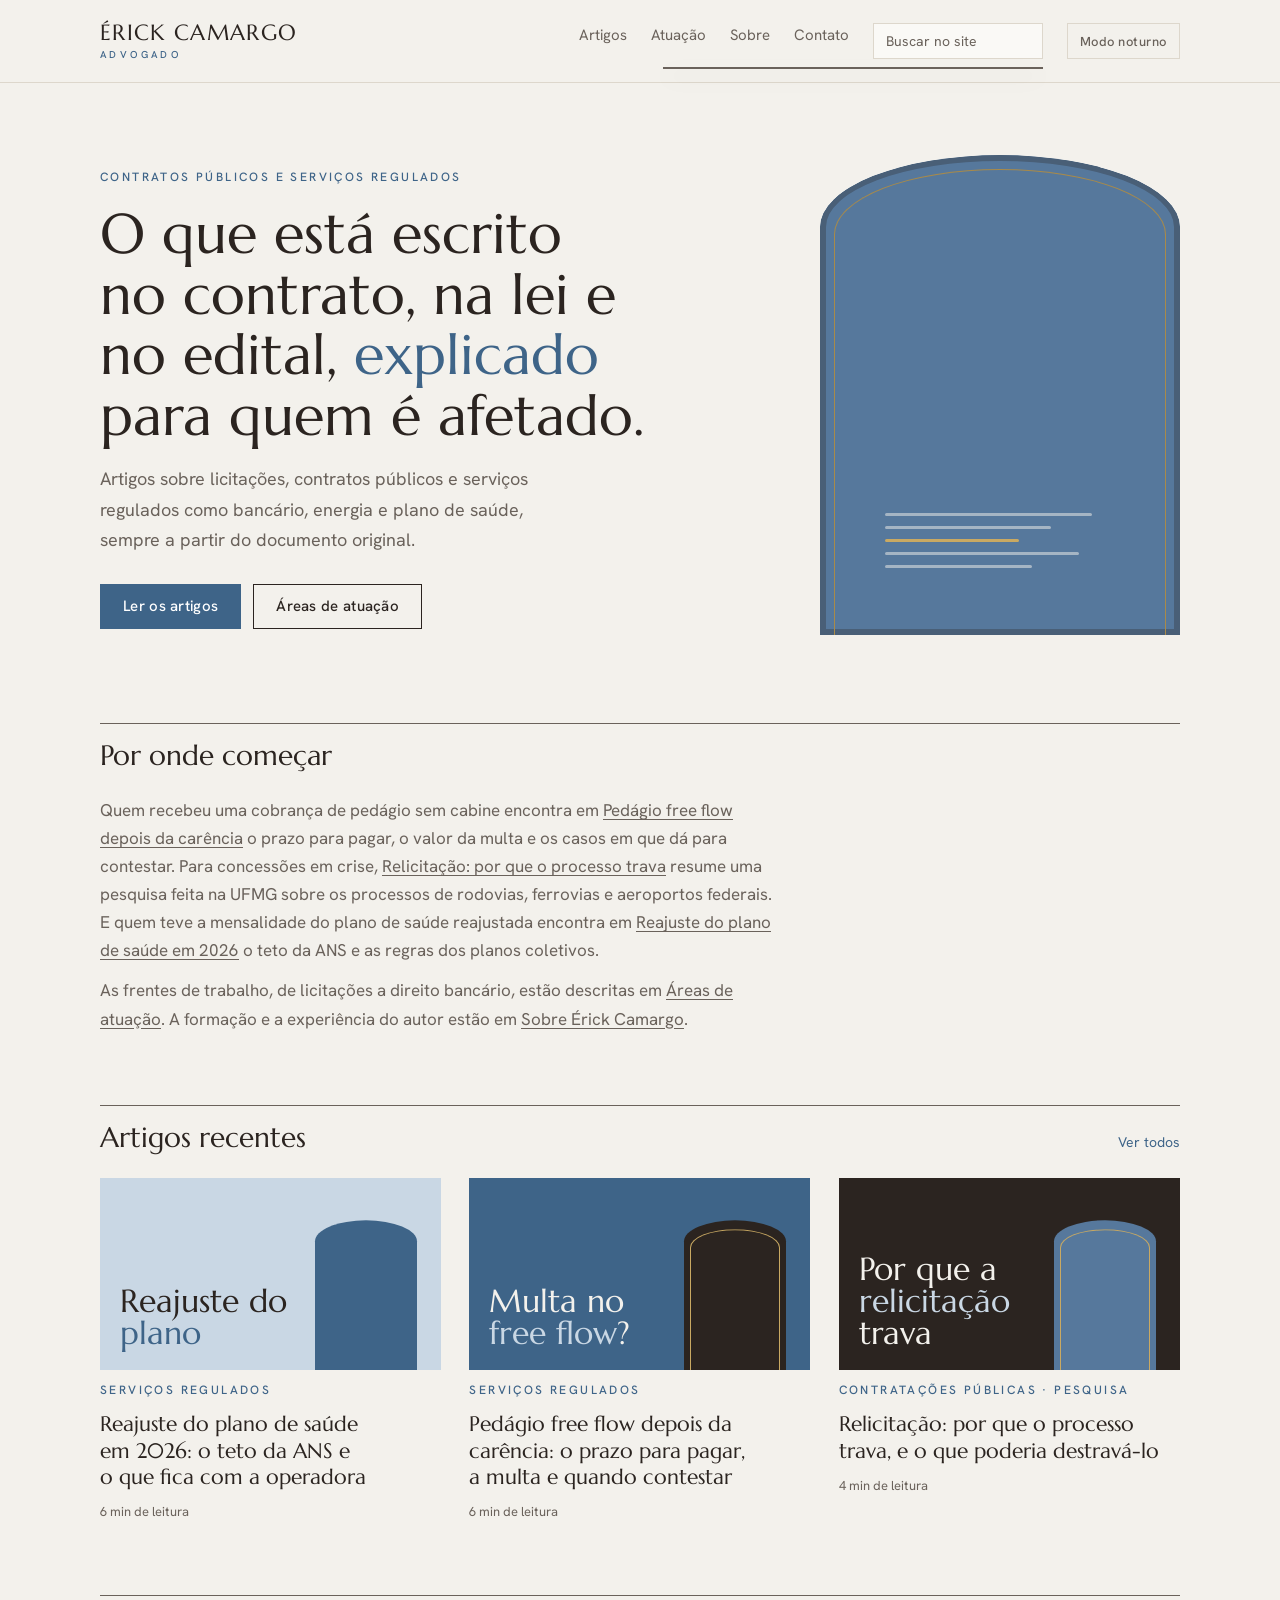
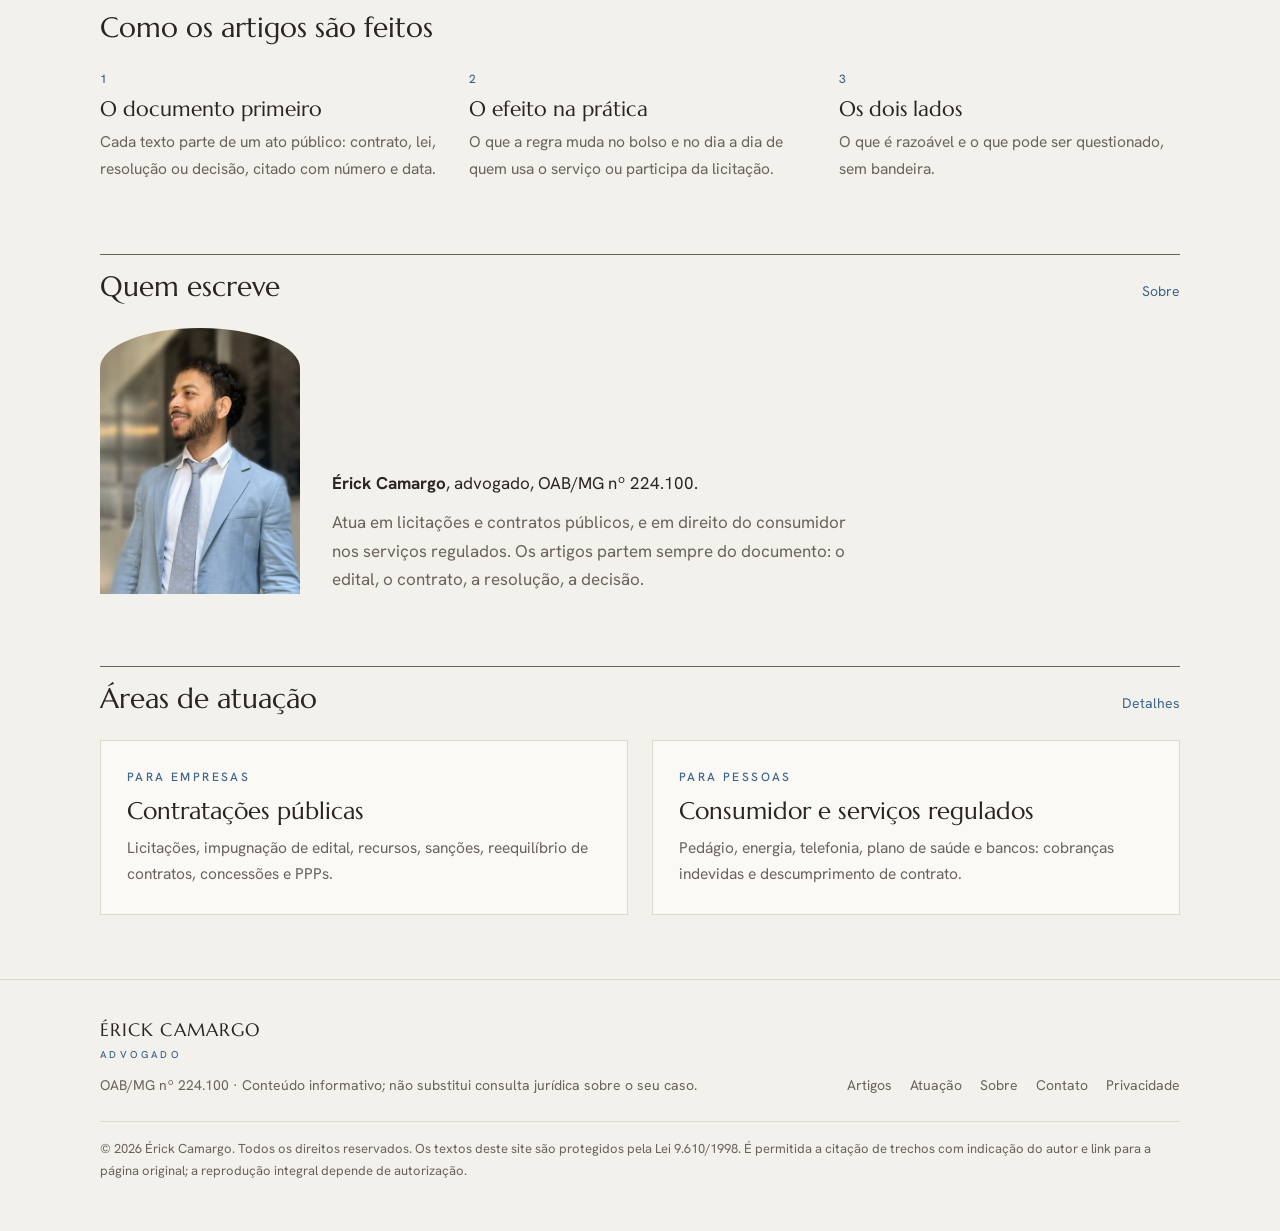
<file: index.html>
<!doctype html>
<html lang="pt-BR">
<head>
<meta charset="utf-8">
<script>if(/\/index\.html$/.test(location.pathname))location.replace(location.pathname.replace(/index\.html$/,"")+location.search+location.hash)</script>
<meta name="viewport" content="width=device-width, initial-scale=1, viewport-fit=cover">
<title>Érick Camargo Advogado | Licitações e serviços regulados</title>
<meta name="description" content="Licitações, contratos públicos e serviços regulados como bancário, energia e plano de saúde, explicados a partir da lei e do contrato. Por Érick Camargo, OAB/MG.">
<link rel="preconnect" href="https://fonts.googleapis.com"><link rel="stylesheet" href="https://fonts.googleapis.com/css2?family=Marcellus&family=Hanken+Grotesk:wght@400;500;600&family=DM+Mono:wght@400&display=swap">
<link rel="stylesheet" href="assets/style.css?v=202611251400">
<link rel="stylesheet" href="assets/motion.css?v=202611251400">
<script src="assets/tema.js?v=202611251400"></script>
<link rel="canonical" href="https://erickcamargo.adv.br/">
<link rel="icon" href="https://erickcamargo.adv.br/favicon.ico" sizes="48x48"><link rel="icon" type="image/png" sizes="96x96" href="https://erickcamargo.adv.br/assets/favicon-96.png"><link rel="icon" type="image/png" sizes="192x192" href="https://erickcamargo.adv.br/assets/favicon-192.png"><link rel="apple-touch-icon" href="https://erickcamargo.adv.br/assets/apple-touch-icon.png"><meta name="theme-color" content="#3e6488">
<meta property="og:type" content="website"><meta property="og:title" content="Érick Camargo Advogado | Licitações e serviços regulados"><meta property="og:description" content="Licitações, contratos públicos e serviços regulados como bancário, energia e plano de saúde, explicados a partir da lei e do contrato. Por Érick Camargo, OAB/MG."><meta property="og:locale" content="pt_BR">
<meta property="og:url" content="https://erickcamargo.adv.br/"><meta property="og:image" content="https://erickcamargo.adv.br/assets/erick-camargo-perfil-lateral.jpg"><meta property="og:site_name" content="Érick Camargo Advogado"><meta name="twitter:card" content="summary_large_image">
<script type="application/ld+json">{"@context": "https://schema.org", "@graph": [{"@type": "WebSite", "@id": "https://erickcamargo.adv.br/#site", "url": "https://erickcamargo.adv.br/", "name": "Érick Camargo Advogado", "alternateName": ["Érick Camargo", "erickcamargo.adv.br"], "inLanguage": "pt-BR", "publisher": {"@id": "https://erickcamargo.adv.br/#erick"}}, {"@type": "Person", "@id": "https://erickcamargo.adv.br/#erick", "name": "Érick Camargo", "jobTitle": "Advogado", "url": "https://erickcamargo.adv.br/sobre/", "image": "https://erickcamargo.adv.br/assets/erick-camargo.jpg", "identifier": "OAB/MG 224.100", "alumniOf": {"@type": "CollegeOrUniversity", "name": "Universidade Federal de Minas Gerais"}, "knowsAbout": ["Licitações", "Contratos públicos", "Lei 14.133/2021", "Concessões", "Parcerias público-privadas", "Direito do consumidor", "Serviços regulados", "Pedágio free flow"], "sameAs": ["https://www.tiktok.com/@erickcamargoadv"], "address": {"@type": "PostalAddress", "addressLocality": "Belo Horizonte", "addressRegion": "MG", "addressCountry": "BR"}}]}</script>
</head>
<body>
<header class="site-header"><div class="container">
<a class="logo" href="/">ÉRICK CAMARGO<small>ADVOGADO</small></a>
<nav class="nav" aria-label="Principal"><a href="/artigos/">Artigos</a><a href="/atuacao/">Atuação</a><a href="/sobre/">Sobre</a><a href="/contato/">Contato</a></nav>
</div></header>
<main>

<section class="container hero">
<div>
<span class="label">Contratos públicos e serviços regulados</span>
<h1 style="margin-top:14px">O que está escrito no contrato, na lei e no edital, <span class="az">explicado</span> para quem é afetado.</h1>
<p>Artigos sobre licitações, contratos públicos e serviços regulados como bancário, energia e plano de saúde, sempre a partir do documento original.</p>
<div class="btns"><a class="btn" href="/artigos/">Ler os artigos</a><a class="btn ghost" href="/atuacao/">Áreas de atuação</a></div>
</div>
<div class="arch" aria-hidden="true"><div class="doc"><i style="width:90%"></i><i style="width:72%"></i><i class="h" style="width:58%"></i><i style="width:84%"></i><i style="width:64%"></i></div></div>
</section>
<section class="container section comecar">
<div class="section-head"><h2>Por onde começar</h2></div>
<p>Quem recebeu uma cobrança de pedágio sem cabine encontra em <a href="/artigos/pedagio-eletronico/">Pedágio free flow depois da carência</a> o prazo para pagar, o valor da multa e os casos em que dá para contestar. Para concessões em crise, <a href="/artigos/relicitacao/">Relicitação: por que o processo trava</a> resume uma pesquisa feita na UFMG sobre os processos de rodovias, ferrovias e aeroportos federais. E quem teve a mensalidade do plano de saúde reajustada encontra em <a href="/artigos/reajuste-plano-saude/">Reajuste do plano de saúde em 2026</a> o teto da ANS e as regras dos planos coletivos.</p>
<p>As frentes de trabalho, de licitações a direito bancário, estão descritas em <a href="/atuacao/">Áreas de atuação</a>. A formação e a experiência do autor estão em <a href="/sobre/">Sobre Érick Camargo</a>.</p>
</section>
<section class="container section">
<div class="section-head"><h2>Artigos recentes</h2><a href="/artigos/">Ver todos</a></div>
<div class="cards"><a class="card" href="/artigos/reajuste-plano-saude/"><div class="th ceu" aria-hidden="true"><span class="t">Reajuste do <em>plano</em></span><span class="a"></span></div><span class="label">Serviços regulados</span><h3>Reajuste do plano de saúde em 2026: o teto da ANS e o que fica com a operadora</h3><span class="meta">6 min de leitura</span></a><a class="card" href="/artigos/pedagio-eletronico/"><div class="th " aria-hidden="true"><span class="t">Multa no <em>free flow</em>?</span><span class="a"></span></div><span class="label">Serviços regulados</span><h3>Pedágio free flow depois da carência: o prazo para pagar, a multa e quando contestar</h3><span class="meta">6 min de leitura</span></a><a class="card" href="/artigos/relicitacao/"><div class="th ink" aria-hidden="true"><span class="t">Por que a <em>relicitação</em> trava</span><span class="a"></span></div><span class="label">Contratações públicas · Pesquisa</span><h3>Relicitação: por que o processo trava, e o que poderia destravá-lo</h3><span class="meta">4 min de leitura</span></a>
</div></section>
<section class="container section">
<div class="section-head"><h2>Como os artigos são feitos</h2></div>
<div class="method">
<div><span class="label">1</span><h3>O documento primeiro</h3><p>Cada texto parte de um ato público: contrato, lei, resolução ou decisão, citado com número e data.</p></div>
<div><span class="label">2</span><h3>O efeito na prática</h3><p>O que a regra muda no bolso e no dia a dia de quem usa o serviço ou participa da licitação.</p></div>
<div><span class="label">3</span><h3>Os dois lados</h3><p>O que é razoável e o que pode ser questionado, sem bandeira.</p></div>
</div>
</section>
<section class="container section">
<div class="section-head"><h2>Quem escreve</h2><a href="/sobre/">Sobre</a></div>
<div class="autor-home"><img src="assets/erick-camargo-perfil-lateral.jpg" width="900" height="1200" alt="Érick Camargo, de terno azul-claro, olhando para o lado"><div><p><strong>Érick Camargo</strong>, advogado, OAB/MG nº 224.100.</p><p class="muted">Atua em licitações e contratos públicos, e em direito do consumidor nos serviços regulados. Os artigos partem sempre do documento: o edital, o contrato, a resolução, a decisão.</p></div></div>
</section>
<section class="container section">
<div class="section-head"><h2>Áreas de atuação</h2><a href="/atuacao/">Detalhes</a></div>
<div class="areas">
<div class="area"><span class="label">Para empresas</span><h3>Contratações públicas</h3><p>Licitações, impugnação de edital, recursos, sanções, reequilíbrio de contratos, concessões e PPPs.</p></div>
<div class="area"><span class="label">Para pessoas</span><h3>Consumidor e serviços regulados</h3><p>Pedágio, energia, telefonia, plano de saúde e bancos: cobranças indevidas e descumprimento de contrato.</p></div>
</div>
</section>
</main>
<footer class="site-footer"><div class="container">
<div><a class="logo" href="/">ÉRICK CAMARGO<small>ADVOGADO</small></a><p style="margin-top:14px">OAB/MG nº 224.100 · Conteúdo informativo; não substitui consulta jurídica sobre o seu caso.</p></div>
<nav aria-label="Rodapé"><a href="/artigos/">Artigos</a><a href="/atuacao/">Atuação</a><a href="/sobre/">Sobre</a><a href="/contato/">Contato</a><a href="/privacidade/">Privacidade</a></nav>
<p class="direitos">© 2026 Érick Camargo. Todos os direitos reservados. Os textos deste site são protegidos pela Lei 9.610/1998. É permitida a citação de trechos com indicação do autor e link para a página original; a reprodução integral depende de autorização.</p>
</div></footer>
<script src="assets/busca.js?v=202611251400"></script>
<script src="assets/motion.js?v=202611251400"></script>
<!-- Cloudflare Web Analytics --><script type='module' src='https://static.cloudflareinsights.com/beacon.min.js' data-cf-beacon='{"token": "996908efe8114d84814edd212792489f"}'></script><!-- End Cloudflare Web Analytics -->
</body>
</html>
</file>
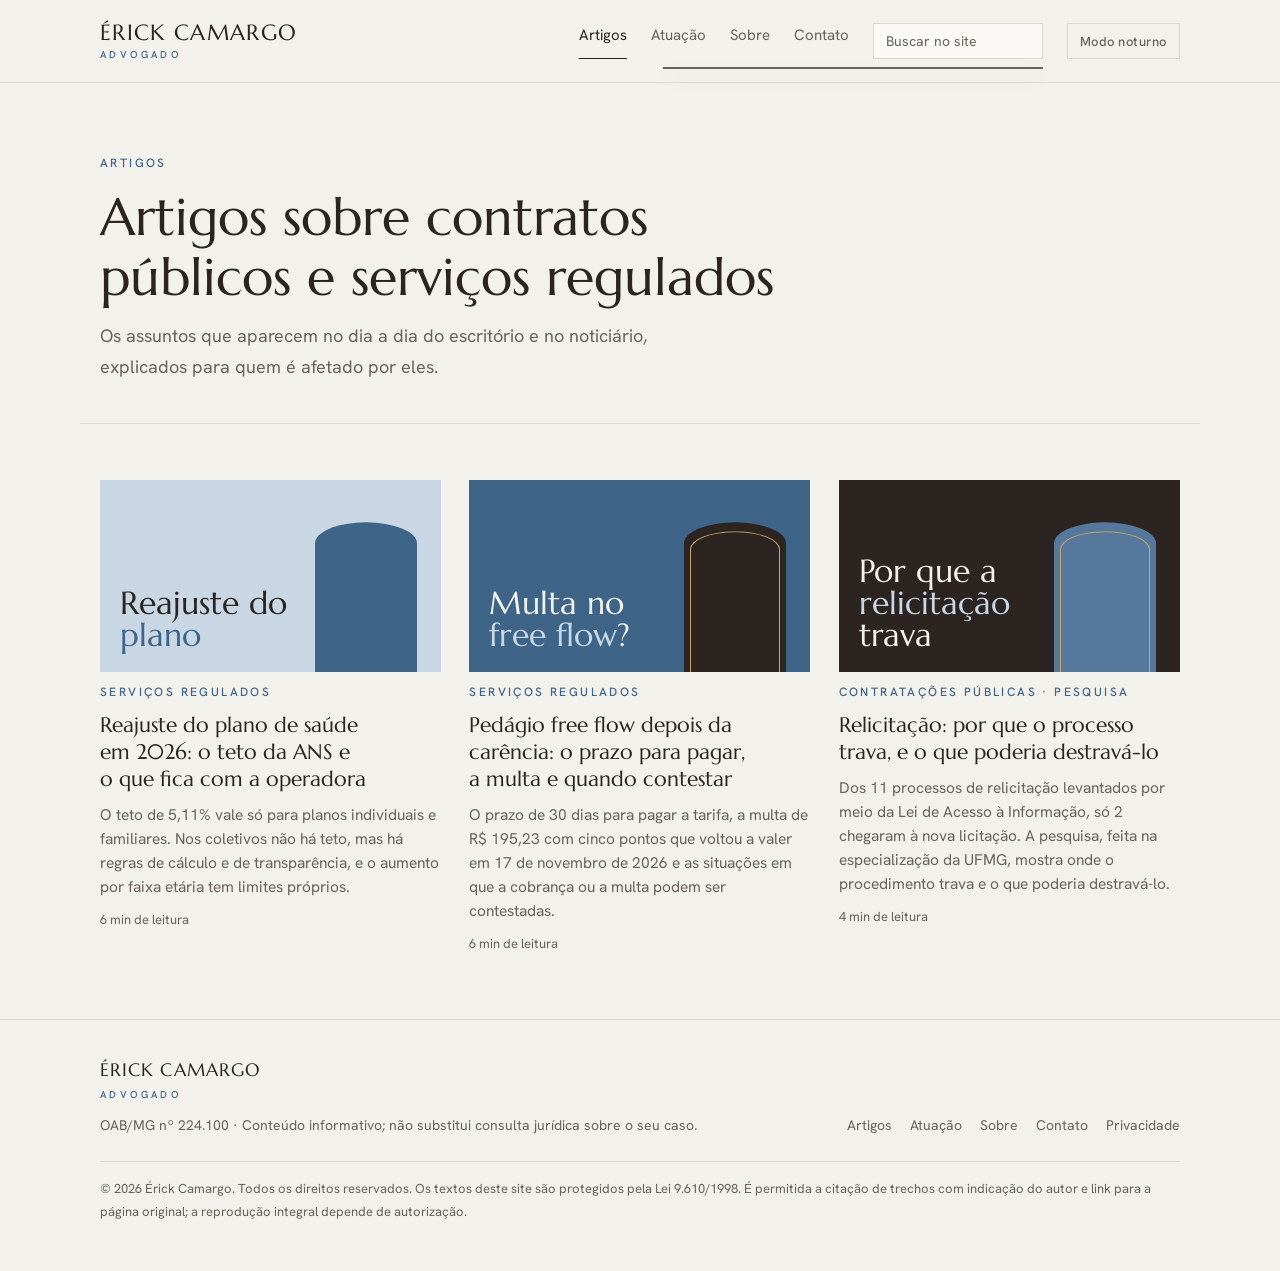
<file: artigos/index.html>
<!doctype html>
<html lang="pt-BR">
<head>
<meta charset="utf-8">
<script>if(/\/index\.html$/.test(location.pathname))location.replace(location.pathname.replace(/index\.html$/,"")+location.search+location.hash)</script>
<meta name="viewport" content="width=device-width, initial-scale=1, viewport-fit=cover">
<title>Artigos · Érick Camargo Advogado</title>
<meta name="description" content="Artigos sobre serviços regulados, concessões, PPPs e licitações, escritos a partir do documento original.">
<link rel="preconnect" href="https://fonts.googleapis.com"><link rel="stylesheet" href="https://fonts.googleapis.com/css2?family=Marcellus&family=Hanken+Grotesk:wght@400;500;600&family=DM+Mono:wght@400&display=swap">
<link rel="stylesheet" href="../assets/style.css?v=202611251400">
<link rel="stylesheet" href="../assets/motion.css?v=202611251400">
<script src="../assets/tema.js?v=202611251400"></script>
<link rel="canonical" href="https://erickcamargo.adv.br/artigos/">
<link rel="icon" href="https://erickcamargo.adv.br/favicon.ico" sizes="48x48"><link rel="icon" type="image/png" sizes="96x96" href="https://erickcamargo.adv.br/assets/favicon-96.png"><link rel="icon" type="image/png" sizes="192x192" href="https://erickcamargo.adv.br/assets/favicon-192.png"><link rel="apple-touch-icon" href="https://erickcamargo.adv.br/assets/apple-touch-icon.png"><meta name="theme-color" content="#3e6488">
<meta property="og:type" content="website"><meta property="og:title" content="Artigos · Érick Camargo Advogado"><meta property="og:description" content="Artigos sobre serviços regulados, concessões, PPPs e licitações, escritos a partir do documento original."><meta property="og:locale" content="pt_BR">
<meta property="og:url" content="https://erickcamargo.adv.br/artigos/"><meta property="og:image" content="https://erickcamargo.adv.br/assets/erick-camargo-perfil-lateral.jpg"><meta property="og:site_name" content="Érick Camargo Advogado"><meta name="twitter:card" content="summary_large_image">
</head>
<body>
<header class="site-header"><div class="container">
<a class="logo" href="/">ÉRICK CAMARGO<small>ADVOGADO</small></a>
<nav class="nav" aria-label="Principal"><a href="/artigos/" aria-current="page">Artigos</a><a href="/atuacao/">Atuação</a><a href="/sobre/">Sobre</a><a href="/contato/">Contato</a></nav>
</div></header>
<main>

<section class="container page-head"><span class="label">Artigos</span><h1 style="margin-top:12px">Artigos sobre contratos públicos e serviços regulados</h1><p>Os assuntos que aparecem no dia a dia do escritório e no noticiário, explicados para quem é afetado por eles.</p></section>
<section class="container section"><div class="cards"><a class="card" href="/artigos/reajuste-plano-saude/"><div class="th ceu" aria-hidden="true"><span class="t">Reajuste do <em>plano</em></span><span class="a"></span></div><span class="label">Serviços regulados</span><h3>Reajuste do plano de saúde em 2026: o teto da ANS e o que fica com a operadora</h3><p class="resumo">O teto de 5,11% vale só para planos individuais e familiares. Nos coletivos não há teto, mas há regras de cálculo e de transparência, e o aumento por faixa etária tem limites próprios.</p><span class="meta">6 min de leitura</span></a><a class="card" href="/artigos/pedagio-eletronico/"><div class="th " aria-hidden="true"><span class="t">Multa no <em>free flow</em>?</span><span class="a"></span></div><span class="label">Serviços regulados</span><h3>Pedágio free flow depois da carência: o prazo para pagar, a multa e quando contestar</h3><p class="resumo">O prazo de 30 dias para pagar a tarifa, a multa de R$ 195,23 com cinco pontos que voltou a valer em 17 de novembro de 2026 e as situações em que a cobrança ou a multa podem ser contestadas.</p><span class="meta">6 min de leitura</span></a><a class="card" href="/artigos/relicitacao/"><div class="th ink" aria-hidden="true"><span class="t">Por que a <em>relicitação</em> trava</span><span class="a"></span></div><span class="label">Contratações públicas · Pesquisa</span><h3>Relicitação: por que o processo trava, e o que poderia destravá-lo</h3><p class="resumo">Dos 11 processos de relicitação levantados por meio da Lei de Acesso à Informação, só 2 chegaram à nova licitação. A pesquisa, feita na especialização da UFMG, mostra onde o procedimento trava e o que poderia destravá-lo.</p><span class="meta">4 min de leitura</span></a></div></section>
</main>
<footer class="site-footer"><div class="container">
<div><a class="logo" href="/">ÉRICK CAMARGO<small>ADVOGADO</small></a><p style="margin-top:14px">OAB/MG nº 224.100 · Conteúdo informativo; não substitui consulta jurídica sobre o seu caso.</p></div>
<nav aria-label="Rodapé"><a href="/artigos/">Artigos</a><a href="/atuacao/">Atuação</a><a href="/sobre/">Sobre</a><a href="/contato/">Contato</a><a href="/privacidade/">Privacidade</a></nav>
<p class="direitos">© 2026 Érick Camargo. Todos os direitos reservados. Os textos deste site são protegidos pela Lei 9.610/1998. É permitida a citação de trechos com indicação do autor e link para a página original; a reprodução integral depende de autorização.</p>
</div></footer>
<script src="../assets/busca.js?v=202611251400"></script>
<script src="../assets/motion.js?v=202611251400"></script>
<!-- Cloudflare Web Analytics --><script type='module' src='https://static.cloudflareinsights.com/beacon.min.js' data-cf-beacon='{"token": "996908efe8114d84814edd212792489f"}'></script><!-- End Cloudflare Web Analytics -->
</body>
</html>
</file>
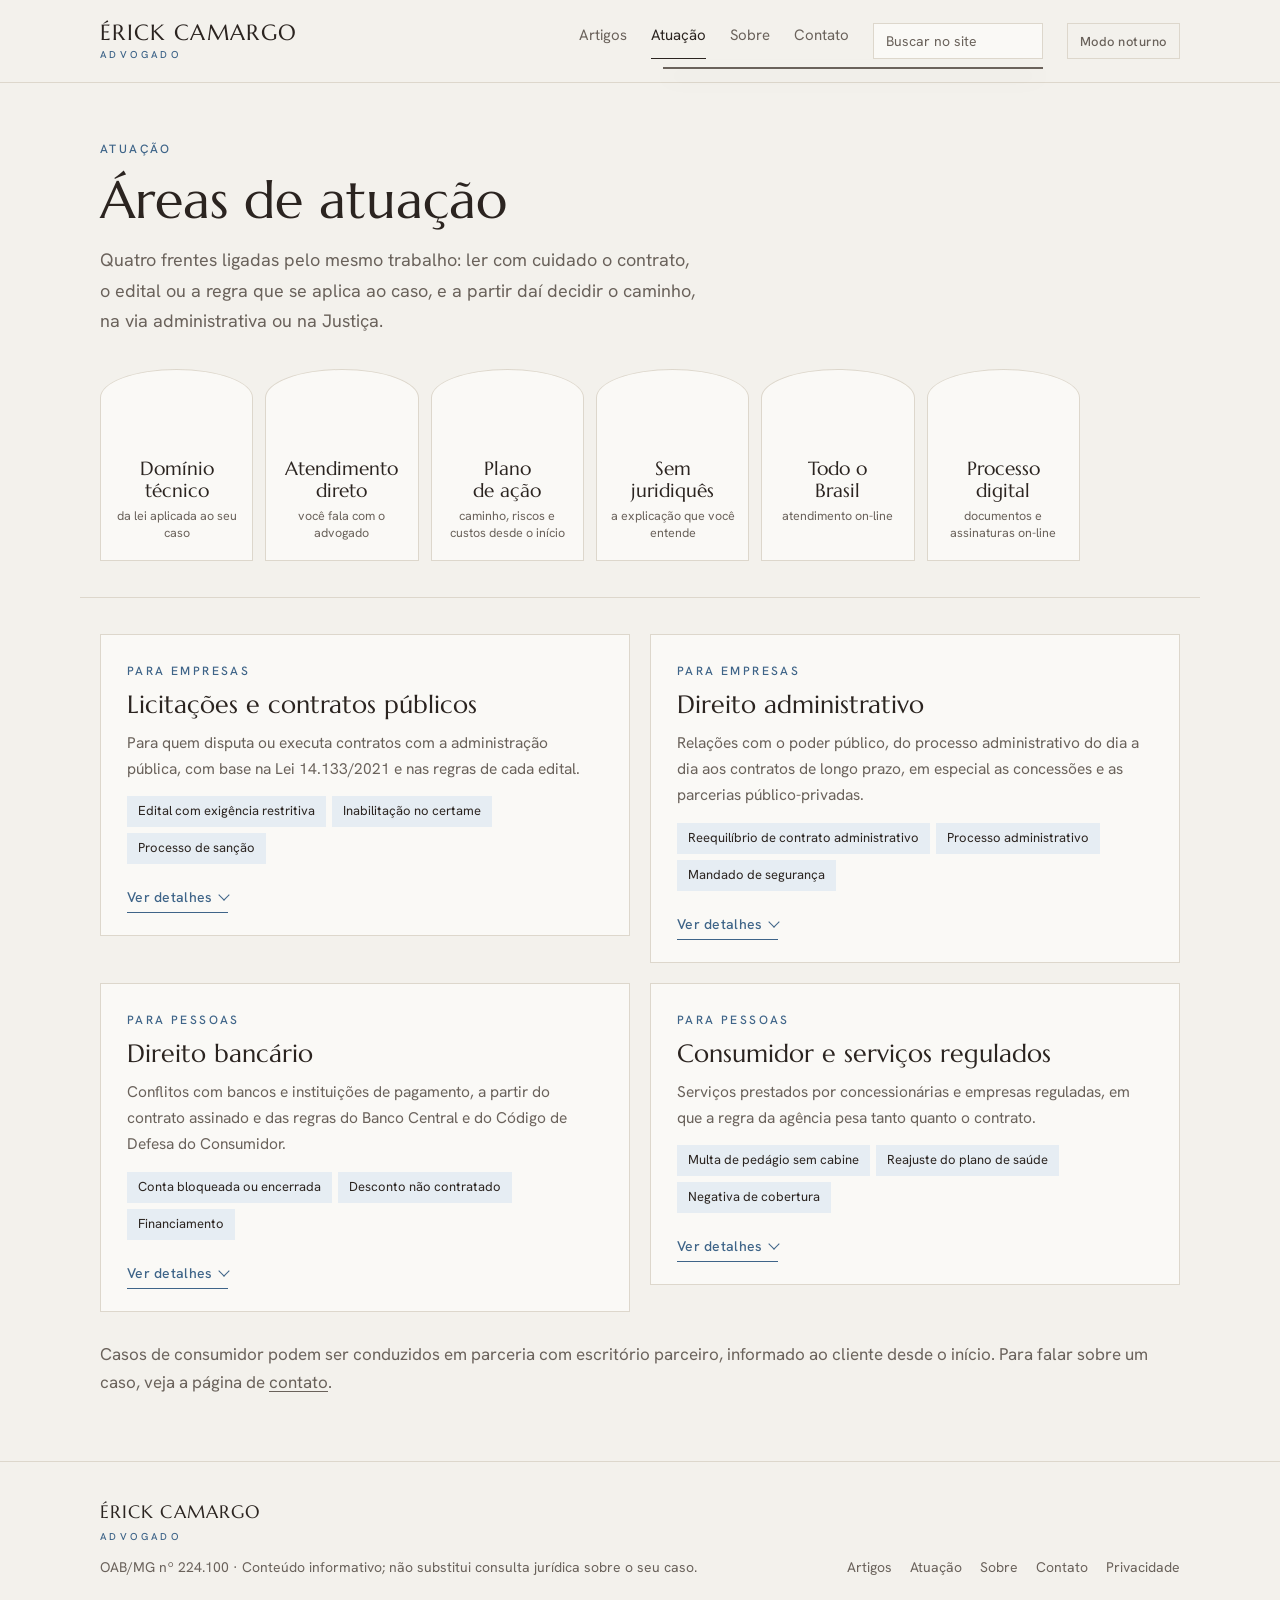
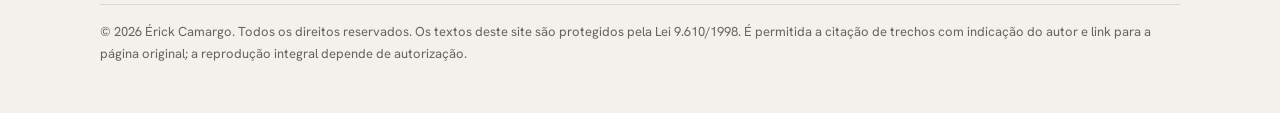
<file: atuacao/index.html>
<!doctype html>
<html lang="pt-BR">
<head>
<meta charset="utf-8">
<script>if(/\/index\.html$/.test(location.pathname))location.replace(location.pathname.replace(/index\.html$/,"")+location.search+location.hash)</script>
<meta name="viewport" content="width=device-width, initial-scale=1, viewport-fit=cover">
<title>Áreas de atuação · Érick Camargo Advogado</title>
<meta name="description" content="Atuação em licitações, contratos públicos, concessões e PPPs, e em direito do consumidor nos serviços regulados, em Belo Horizonte e on-line.">
<link rel="preconnect" href="https://fonts.googleapis.com"><link rel="stylesheet" href="https://fonts.googleapis.com/css2?family=Marcellus&family=Hanken+Grotesk:wght@400;500;600&family=DM+Mono:wght@400&display=swap">
<link rel="stylesheet" href="../assets/style.css?v=202611251400">
<link rel="stylesheet" href="../assets/motion.css?v=202611251400">
<script src="../assets/tema.js?v=202611251400"></script>
<link rel="canonical" href="https://erickcamargo.adv.br/atuacao/">
<link rel="icon" href="https://erickcamargo.adv.br/favicon.ico" sizes="48x48"><link rel="icon" type="image/png" sizes="96x96" href="https://erickcamargo.adv.br/assets/favicon-96.png"><link rel="icon" type="image/png" sizes="192x192" href="https://erickcamargo.adv.br/assets/favicon-192.png"><link rel="apple-touch-icon" href="https://erickcamargo.adv.br/assets/apple-touch-icon.png"><meta name="theme-color" content="#3e6488">
<meta property="og:type" content="website"><meta property="og:title" content="Áreas de atuação · Érick Camargo Advogado"><meta property="og:description" content="Atuação em licitações, contratos públicos, concessões e PPPs, e em direito do consumidor nos serviços regulados, em Belo Horizonte e on-line."><meta property="og:locale" content="pt_BR">
<meta property="og:url" content="https://erickcamargo.adv.br/atuacao/"><meta property="og:image" content="https://erickcamargo.adv.br/assets/erick-camargo-perfil-lateral.jpg"><meta property="og:site_name" content="Érick Camargo Advogado"><meta name="twitter:card" content="summary_large_image">
</head>
<body>
<header class="site-header"><div class="container">
<a class="logo" href="/">ÉRICK CAMARGO<small>ADVOGADO</small></a>
<nav class="nav" aria-label="Principal"><a href="/artigos/">Artigos</a><a href="/atuacao/" aria-current="page">Atuação</a><a href="/sobre/">Sobre</a><a href="/contato/">Contato</a></nav>
</div></header>
<main>

<section class="container page-head atu-head"><span class="label">Atuação</span><h1 style="margin-top:12px">Áreas de atuação</h1><p>Quatro frentes ligadas pelo mesmo trabalho: ler com cuidado o contrato, o edital ou a regra que se aplica ao caso, e a partir daí decidir o caminho, na via administrativa ou na Justiça.</p>
<ol class="arcos" aria-label="Como é o atendimento">
<li class="arco" tabindex="0"><b>Domínio<br>técnico</b><span>da lei aplicada ao seu caso</span></li>
<li class="arco" tabindex="0"><b>Atendimento<br>direto</b><span>você fala com o advogado</span></li>
<li class="arco" tabindex="0"><b>Plano<br>de ação</b><span>caminho, riscos e custos desde o início</span></li>
<li class="arco" tabindex="0"><b>Sem<br>juridiquês</b><span>a explicação que você entende</span></li>
<li class="arco" tabindex="0"><b>Todo o<br>Brasil</b><span>atendimento on-line</span></li>
<li class="arco" tabindex="0"><b>Processo<br>digital</b><span>documentos e assinaturas on-line</span></li>
</ol>
</section>

<section class="container section atu-areas">
<div class="areas-grid">

<article class="area-x" id="licitacoes">
<div class="area-top">
<span class="label">Para empresas</span>
<h2>Licitações e contratos públicos</h2>
<p>Para quem disputa ou executa contratos com a administração pública, com base na Lei 14.133/2021 e nas regras de cada edital.</p>
<div class="sits"><span class="sit">Edital com exigência restritiva</span><span class="sit">Inabilitação no certame</span><span class="sit">Processo de sanção</span></div>
</div>
<button class="mais" type="button" aria-expanded="false" aria-controls="det-licitacoes">Ver detalhes</button>
<div class="area-det" id="det-licitacoes"><div>
<ul><li>Análise jurídica de editais e impugnação</li><li>Recursos em licitações, habilitação e julgamento</li><li>Defesa em processos de sanção</li><li>Aditivos contratuais</li></ul>
</div></div>
</article>

<article class="area-x" id="administrativo">
<div class="area-top">
<span class="label">Para empresas</span>
<h2>Direito administrativo</h2>
<p>Relações com o poder público, do processo administrativo do dia a dia aos contratos de longo prazo, em especial as concessões e as parcerias público-privadas.</p>
<div class="sits"><span class="sit">Reequilíbrio de contrato administrativo</span><span class="sit">Processo administrativo</span><span class="sit">Mandado de segurança</span></div>
</div>
<button class="mais" type="button" aria-expanded="false" aria-controls="det-administrativo">Ver detalhes</button>
<div class="area-det" id="det-administrativo"><div>
<ul><li>Processos administrativos em geral, inclusive perante agências reguladoras</li><li>Mandado de segurança contra atos de autoridade pública</li><li>Reequilíbrio econômico-financeiro de contratos administrativos</li><li>Concessões e PPPs, em todas as fases</li><li>Extinção de contratos de parceria e relicitação</li></ul>
<p class="leia-area">Leia: <a href="/artigos/relicitacao/">Relicitação: por que o processo trava, e o que poderia destravá-lo</a></p>
</div></div>
</article>

<article class="area-x" id="bancario">
<div class="area-top">
<span class="label">Para pessoas</span>
<h2>Direito bancário</h2>
<p>Conflitos com bancos e instituições de pagamento, a partir do contrato assinado e das regras do Banco Central e do Código de Defesa do Consumidor.</p>
<div class="sits"><span class="sit">Conta bloqueada ou encerrada</span><span class="sit">Desconto não contratado</span><span class="sit">Financiamento</span></div>
</div>
<button class="mais" type="button" aria-expanded="false" aria-controls="det-bancario">Ver detalhes</button>
<div class="area-det" id="det-bancario"><div>
<ul><li>Cobranças, tarifas e descontos não contratados</li><li>Bloqueio e encerramento unilateral de conta bancária</li><li>Contratos de empréstimo, de financiamento e de cartão de crédito</li><li>Bancos e meios de pagamento</li></ul>
</div></div>
</article>

<article class="area-x" id="consumidor">
<div class="area-top">
<span class="label">Para pessoas</span>
<h2>Consumidor e serviços regulados</h2>
<p>Serviços prestados por concessionárias e empresas reguladas, em que a regra da agência pesa tanto quanto o contrato.</p>
<div class="sits"><span class="sit">Multa de pedágio sem cabine</span><span class="sit">Reajuste do plano de saúde</span><span class="sit">Negativa de cobertura</span></div>
</div>
<button class="mais" type="button" aria-expanded="false" aria-controls="det-consumidor">Ver detalhes</button>
<div class="area-det" id="det-consumidor"><div>
<ul><li>Serviços concedidos: pedágio, energia elétrica, água e telefonia</li><li>Plano de saúde: reajustes e negativas de cobertura</li><li>Cobranças indevidas e descumprimento de contrato</li></ul>
<p class="leia-area">Leia: <a href="/artigos/pedagio-eletronico/">Pedágio free flow depois da carência</a> e <a href="/artigos/reajuste-plano-saude/">Reajuste do plano de saúde em 2026</a></p>
</div></div>
</article>

</div>
<p class="muted" style="margin-top:28px">Casos de consumidor podem ser conduzidos em parceria com escritório parceiro, informado ao cliente desde o início. Para falar sobre um caso, veja a página de <a href="/contato/">contato</a>.</p>
</section>
</main>
<footer class="site-footer"><div class="container">
<div><a class="logo" href="/">ÉRICK CAMARGO<small>ADVOGADO</small></a><p style="margin-top:14px">OAB/MG nº 224.100 · Conteúdo informativo; não substitui consulta jurídica sobre o seu caso.</p></div>
<nav aria-label="Rodapé"><a href="/artigos/">Artigos</a><a href="/atuacao/">Atuação</a><a href="/sobre/">Sobre</a><a href="/contato/">Contato</a><a href="/privacidade/">Privacidade</a></nav>
<p class="direitos">© 2026 Érick Camargo. Todos os direitos reservados. Os textos deste site são protegidos pela Lei 9.610/1998. É permitida a citação de trechos com indicação do autor e link para a página original; a reprodução integral depende de autorização.</p>
</div></footer>
<script src="../assets/atuacao.js?v=202611251400"></script>
<script src="../assets/busca.js?v=202611251400"></script>
<script src="../assets/motion.js?v=202611251400"></script>
<!-- Cloudflare Web Analytics --><script type='module' src='https://static.cloudflareinsights.com/beacon.min.js' data-cf-beacon='{"token": "996908efe8114d84814edd212792489f"}'></script><!-- End Cloudflare Web Analytics -->
</body>
</html>
</file>
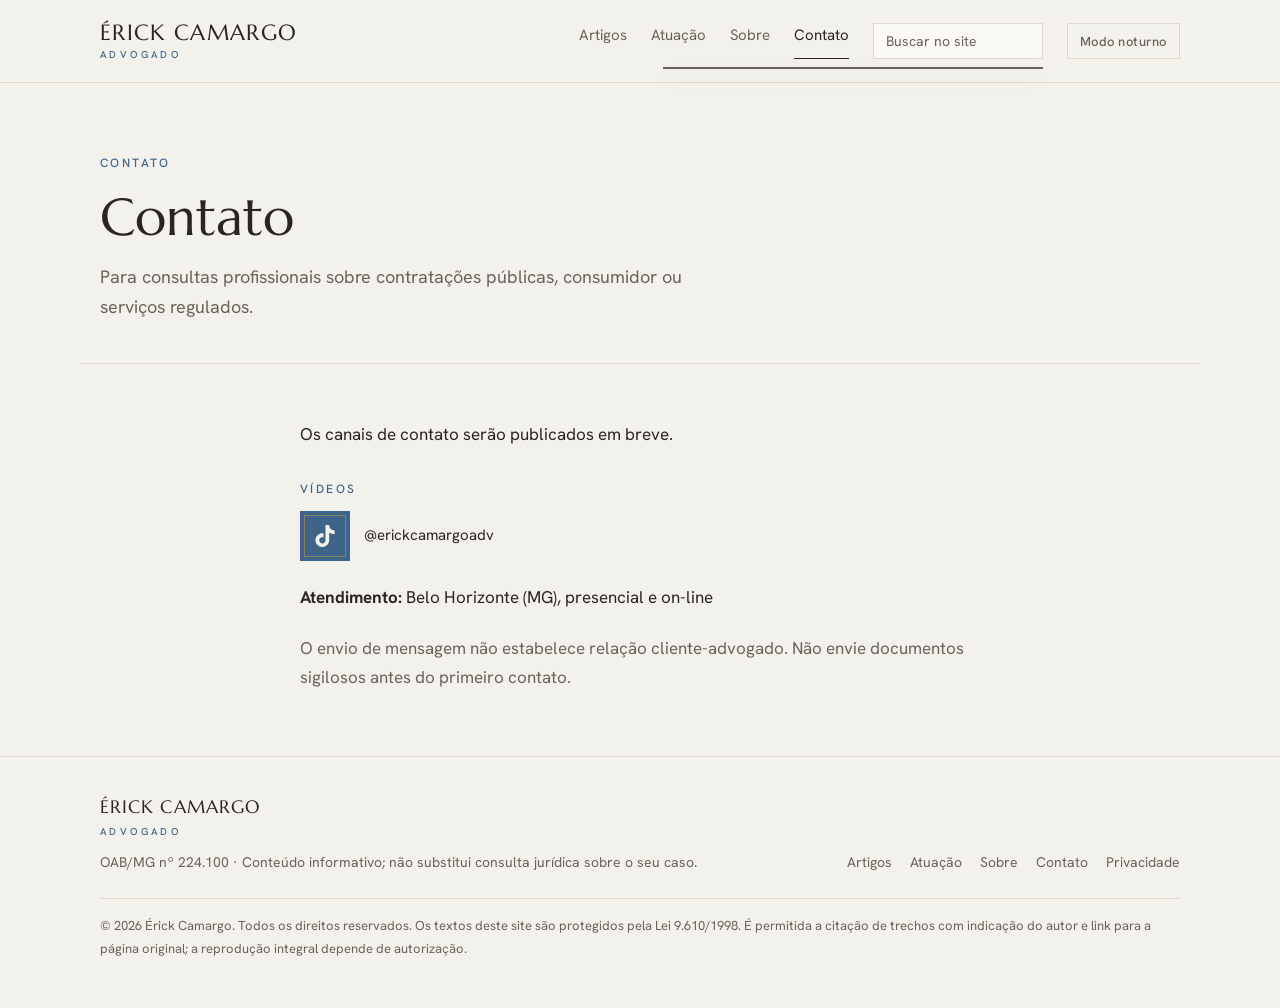
<file: contato/index.html>
<!doctype html>
<html lang="pt-BR">
<head>
<meta charset="utf-8">
<script>if(/\/index\.html$/.test(location.pathname))location.replace(location.pathname.replace(/index\.html$/,"")+location.search+location.hash)</script>
<meta name="viewport" content="width=device-width, initial-scale=1, viewport-fit=cover">
<title>Contato · Érick Camargo Advogado</title>
<meta name="description" content="Contato profissional.">
<link rel="preconnect" href="https://fonts.googleapis.com"><link rel="stylesheet" href="https://fonts.googleapis.com/css2?family=Marcellus&family=Hanken+Grotesk:wght@400;500;600&family=DM+Mono:wght@400&display=swap">
<link rel="stylesheet" href="../assets/style.css?v=202611251400">
<link rel="stylesheet" href="../assets/motion.css?v=202611251400">
<script src="../assets/tema.js?v=202611251400"></script>
<link rel="canonical" href="https://erickcamargo.adv.br/contato/">
<link rel="icon" href="https://erickcamargo.adv.br/favicon.ico" sizes="48x48"><link rel="icon" type="image/png" sizes="96x96" href="https://erickcamargo.adv.br/assets/favicon-96.png"><link rel="icon" type="image/png" sizes="192x192" href="https://erickcamargo.adv.br/assets/favicon-192.png"><link rel="apple-touch-icon" href="https://erickcamargo.adv.br/assets/apple-touch-icon.png"><meta name="theme-color" content="#3e6488">
<meta property="og:type" content="website"><meta property="og:title" content="Contato · Érick Camargo Advogado"><meta property="og:description" content="Contato profissional."><meta property="og:locale" content="pt_BR">
<meta property="og:url" content="https://erickcamargo.adv.br/contato/"><meta property="og:image" content="https://erickcamargo.adv.br/assets/erick-camargo-perfil-lateral.jpg"><meta property="og:site_name" content="Érick Camargo Advogado"><meta name="twitter:card" content="summary_large_image">
</head>
<body>
<header class="site-header"><div class="container">
<a class="logo" href="/">ÉRICK CAMARGO<small>ADVOGADO</small></a>
<nav class="nav" aria-label="Principal"><a href="/artigos/">Artigos</a><a href="/atuacao/">Atuação</a><a href="/sobre/">Sobre</a><a href="/contato/" aria-current="page">Contato</a></nav>
</div></header>
<main>

<section class="container page-head"><span class="label">Contato</span><h1 style="margin-top:12px">Contato</h1><p>Para consultas profissionais sobre contratações públicas, consumidor ou serviços regulados.</p></section>
<section class="container section narrow"><div class="stack">
<p>Os canais de contato serão publicados em breve.</p>
<div class="redes"><span class="label">Vídeos</span>
<a class="rede" href="https://www.tiktok.com/@erickcamargoadv" rel="noopener me" aria-label="Érick Camargo no TikTok (@erickcamargoadv)"><svg viewBox="0 0 24 24" width="22" height="22" aria-hidden="true"><path d="M12.525.02c1.31-.02 2.61-.01 3.91-.02.08 1.53.63 3.09 1.75 4.17 1.12 1.11 2.7 1.62 4.24 1.79v4.03c-1.44-.05-2.89-.35-4.2-.97-.57-.26-1.1-.59-1.62-.93-.01 2.92.01 5.84-.02 8.75-.08 1.4-.54 2.79-1.35 3.94-1.31 1.92-3.58 3.17-5.91 3.21-1.43.08-2.86-.31-4.08-1.03-2.02-1.19-3.44-3.37-3.65-5.71-.02-.5-.03-1-.01-1.49.18-1.9 1.12-3.72 2.58-4.96 1.66-1.44 3.98-2.13 6.15-1.72.02 1.48-.04 2.96-.04 4.44-.99-.32-2.15-.23-3.02.37-.63.41-1.11 1.04-1.36 1.75-.21.51-.15 1.07-.14 1.61.24 1.64 1.82 3.02 3.5 2.87 1.12-.01 2.19-.66 2.77-1.61.19-.33.4-.67.41-1.06.1-1.79.06-3.57.07-5.36.01-4.03-.01-8.05.02-12.07z"/></svg><span>@erickcamargoadv</span></a>
</div>
<p><strong>Atendimento:</strong> Belo Horizonte (MG), presencial e on-line</p>
<p class="muted">O envio de mensagem não estabelece relação cliente-advogado. Não envie documentos sigilosos antes do primeiro contato.</p>
</div></section>
</main>
<footer class="site-footer"><div class="container">
<div><a class="logo" href="/">ÉRICK CAMARGO<small>ADVOGADO</small></a><p style="margin-top:14px">OAB/MG nº 224.100 · Conteúdo informativo; não substitui consulta jurídica sobre o seu caso.</p></div>
<nav aria-label="Rodapé"><a href="/artigos/">Artigos</a><a href="/atuacao/">Atuação</a><a href="/sobre/">Sobre</a><a href="/contato/">Contato</a><a href="/privacidade/">Privacidade</a></nav>
<p class="direitos">© 2026 Érick Camargo. Todos os direitos reservados. Os textos deste site são protegidos pela Lei 9.610/1998. É permitida a citação de trechos com indicação do autor e link para a página original; a reprodução integral depende de autorização.</p>
</div></footer>
<script src="../assets/busca.js?v=202611251400"></script>
<script src="../assets/motion.js?v=202611251400"></script>
<!-- Cloudflare Web Analytics --><script type='module' src='https://static.cloudflareinsights.com/beacon.min.js' data-cf-beacon='{"token": "996908efe8114d84814edd212792489f"}'></script><!-- End Cloudflare Web Analytics -->
</body>
</html>
</file>
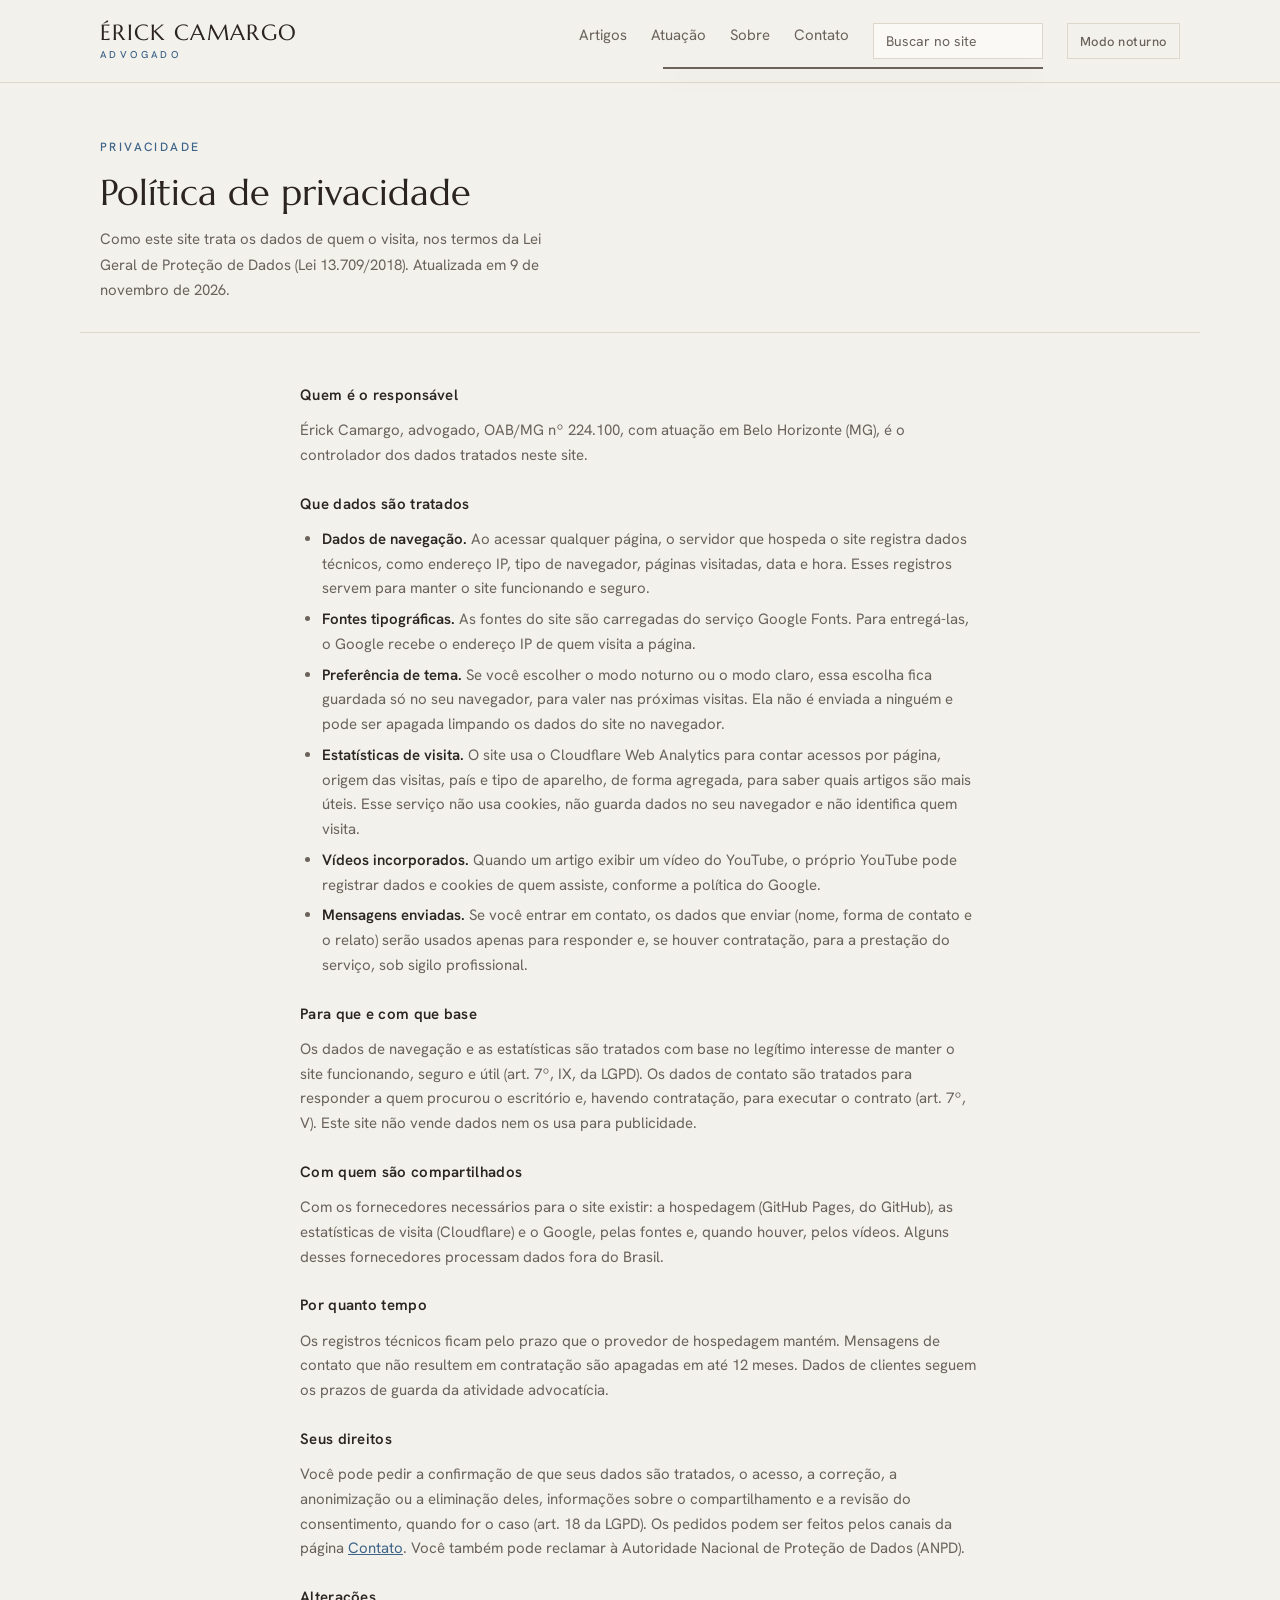
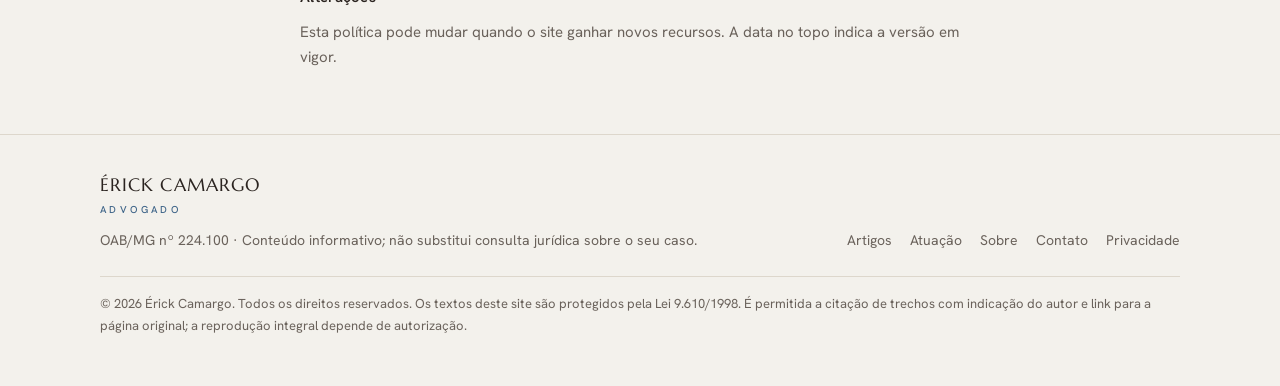
<file: privacidade/index.html>
<!doctype html>
<html lang="pt-BR">
<head>
<meta charset="utf-8">
<script>if(/\/index\.html$/.test(location.pathname))location.replace(location.pathname.replace(/index\.html$/,"")+location.search+location.hash)</script>
<meta name="viewport" content="width=device-width, initial-scale=1, viewport-fit=cover">
<title>Política de privacidade · Érick Camargo Advogado</title>
<meta name="description" content="Como o site Érick Camargo Advogado trata os dados de quem o visita, nos termos da LGPD.">
<link rel="preconnect" href="https://fonts.googleapis.com"><link rel="stylesheet" href="https://fonts.googleapis.com/css2?family=Marcellus&family=Hanken+Grotesk:wght@400;500;600&family=DM+Mono:wght@400&display=swap">
<link rel="stylesheet" href="../assets/style.css?v=202611251400">
<link rel="stylesheet" href="../assets/motion.css?v=202611251400">
<script src="../assets/tema.js?v=202611251400"></script>
<link rel="canonical" href="https://erickcamargo.adv.br/privacidade/">
<link rel="icon" href="https://erickcamargo.adv.br/favicon.ico" sizes="48x48"><link rel="icon" type="image/png" sizes="96x96" href="https://erickcamargo.adv.br/assets/favicon-96.png"><link rel="icon" type="image/png" sizes="192x192" href="https://erickcamargo.adv.br/assets/favicon-192.png"><link rel="apple-touch-icon" href="https://erickcamargo.adv.br/assets/apple-touch-icon.png"><meta name="theme-color" content="#3e6488">
<meta property="og:type" content="website"><meta property="og:title" content="Política de privacidade · Érick Camargo Advogado"><meta property="og:description" content="Como o site Érick Camargo Advogado trata os dados de quem o visita, nos termos da LGPD."><meta property="og:locale" content="pt_BR">
<meta property="og:url" content="https://erickcamargo.adv.br/privacidade/"><meta property="og:image" content="https://erickcamargo.adv.br/assets/erick-camargo-perfil-lateral.jpg"><meta property="og:site_name" content="Érick Camargo Advogado"><meta name="twitter:card" content="summary_large_image">
</head>
<body>
<header class="site-header"><div class="container">
<a class="logo" href="/">ÉRICK CAMARGO<small>ADVOGADO</small></a>
<nav class="nav" aria-label="Principal"><a href="/artigos/">Artigos</a><a href="/atuacao/">Atuação</a><a href="/sobre/">Sobre</a><a href="/contato/">Contato</a></nav>
</div></header>
<main>

<section class="container page-head discreto"><span class="label">Privacidade</span><h1 style="margin-top:12px">Política de privacidade</h1><p>Como este site trata os dados de quem o visita, nos termos da Lei Geral de Proteção de Dados (Lei 13.709/2018). Atualizada em <time datetime="2026-11-09">9 de novembro de 2026</time>.</p></section>
<section class="container section narrow"><div class="stack legal">
<h2>Quem é o responsável</h2>
<p>Érick Camargo, advogado, OAB/MG nº 224.100, com atuação em Belo Horizonte (MG), é o controlador dos dados tratados neste site.</p>
<h2>Que dados são tratados</h2>
<ul class="lista">
<li><strong>Dados de navegação.</strong> Ao acessar qualquer página, o servidor que hospeda o site registra dados técnicos, como endereço IP, tipo de navegador, páginas visitadas, data e hora. Esses registros servem para manter o site funcionando e seguro.</li>
<li><strong>Fontes tipográficas.</strong> As fontes do site são carregadas do serviço Google Fonts. Para entregá-las, o Google recebe o endereço IP de quem visita a página.</li>
<li><strong>Preferência de tema.</strong> Se você escolher o modo noturno ou o modo claro, essa escolha fica guardada só no seu navegador, para valer nas próximas visitas. Ela não é enviada a ninguém e pode ser apagada limpando os dados do site no navegador.</li>
<li><strong>Estatísticas de visita.</strong> O site usa o Cloudflare Web Analytics para contar acessos por página, origem das visitas, país e tipo de aparelho, de forma agregada, para saber quais artigos são mais úteis. Esse serviço não usa cookies, não guarda dados no seu navegador e não identifica quem visita.</li>
<li><strong>Vídeos incorporados.</strong> Quando um artigo exibir um vídeo do YouTube, o próprio YouTube pode registrar dados e cookies de quem assiste, conforme a política do Google.</li>
<li><strong>Mensagens enviadas.</strong> Se você entrar em contato, os dados que enviar (nome, forma de contato e o relato) serão usados apenas para responder e, se houver contratação, para a prestação do serviço, sob sigilo profissional.</li>
</ul>
<h2>Para que e com que base</h2>
<p>Os dados de navegação e as estatísticas são tratados com base no legítimo interesse de manter o site funcionando, seguro e útil (art. 7º, IX, da LGPD). Os dados de contato são tratados para responder a quem procurou o escritório e, havendo contratação, para executar o contrato (art. 7º, V). Este site não vende dados nem os usa para publicidade.</p>
<h2>Com quem são compartilhados</h2>
<p>Com os fornecedores necessários para o site existir: a hospedagem (GitHub Pages, do GitHub), as estatísticas de visita (Cloudflare) e o Google, pelas fontes e, quando houver, pelos vídeos. Alguns desses fornecedores processam dados fora do Brasil.</p>
<h2>Por quanto tempo</h2>
<p>Os registros técnicos ficam pelo prazo que o provedor de hospedagem mantém. Mensagens de contato que não resultem em contratação são apagadas em até 12 meses. Dados de clientes seguem os prazos de guarda da atividade advocatícia.</p>
<h2>Seus direitos</h2>
<p>Você pode pedir a confirmação de que seus dados são tratados, o acesso, a correção, a anonimização ou a eliminação deles, informações sobre o compartilhamento e a revisão do consentimento, quando for o caso (art. 18 da LGPD). Os pedidos podem ser feitos pelos canais da página <a href="/contato/">Contato</a>. Você também pode reclamar à Autoridade Nacional de Proteção de Dados (ANPD).</p>
<h2>Alterações</h2>
<p>Esta política pode mudar quando o site ganhar novos recursos. A data no topo indica a versão em vigor.</p>
</div></section>
</main>
<footer class="site-footer"><div class="container">
<div><a class="logo" href="/">ÉRICK CAMARGO<small>ADVOGADO</small></a><p style="margin-top:14px">OAB/MG nº 224.100 · Conteúdo informativo; não substitui consulta jurídica sobre o seu caso.</p></div>
<nav aria-label="Rodapé"><a href="/artigos/">Artigos</a><a href="/atuacao/">Atuação</a><a href="/sobre/">Sobre</a><a href="/contato/">Contato</a><a href="/privacidade/">Privacidade</a></nav>
<p class="direitos">© 2026 Érick Camargo. Todos os direitos reservados. Os textos deste site são protegidos pela Lei 9.610/1998. É permitida a citação de trechos com indicação do autor e link para a página original; a reprodução integral depende de autorização.</p>
</div></footer>
<script src="../assets/busca.js?v=202611251400"></script>
<script src="../assets/motion.js?v=202611251400"></script>
<!-- Cloudflare Web Analytics --><script type='module' src='https://static.cloudflareinsights.com/beacon.min.js' data-cf-beacon='{"token": "996908efe8114d84814edd212792489f"}'></script><!-- End Cloudflare Web Analytics -->
</body>
</html>
</file>
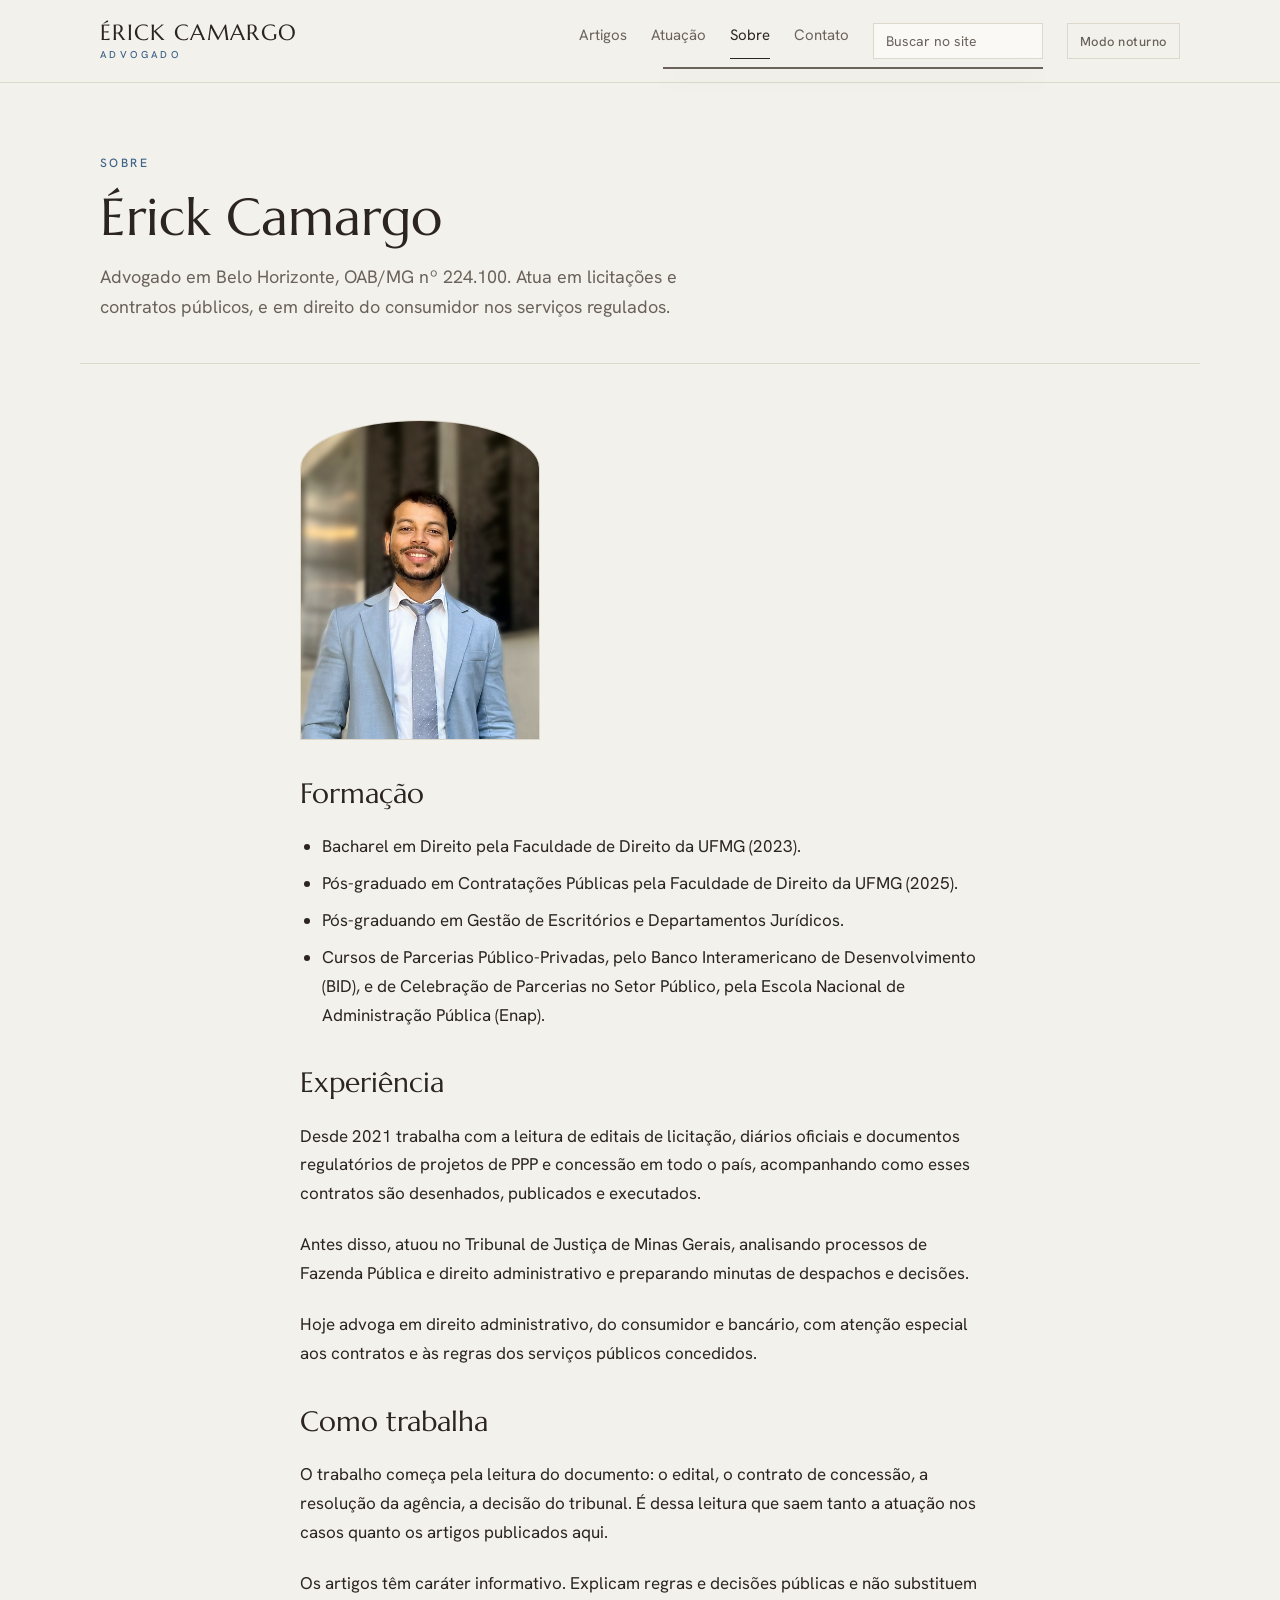
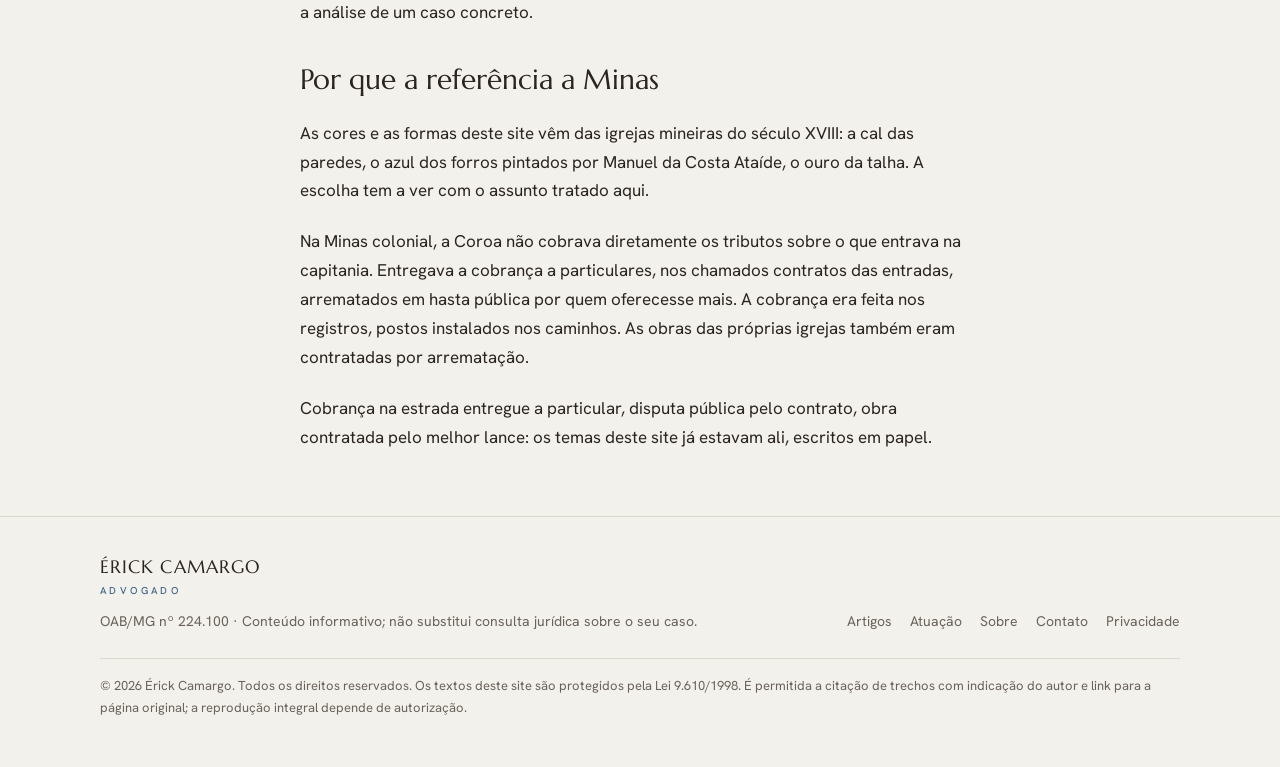
<file: sobre/index.html>
<!doctype html>
<html lang="pt-BR">
<head>
<meta charset="utf-8">
<script>if(/\/index\.html$/.test(location.pathname))location.replace(location.pathname.replace(/index\.html$/,"")+location.search+location.hash)</script>
<meta name="viewport" content="width=device-width, initial-scale=1, viewport-fit=cover">
<title>Sobre · Érick Camargo Advogado</title>
<meta name="description" content="Érick Camargo, advogado em Belo Horizonte (OAB/MG 224.100), pós-graduado em Contratações Públicas pela UFMG. Licitações, contratos públicos e direito do consumidor.">
<link rel="preconnect" href="https://fonts.googleapis.com"><link rel="stylesheet" href="https://fonts.googleapis.com/css2?family=Marcellus&family=Hanken+Grotesk:wght@400;500;600&family=DM+Mono:wght@400&display=swap">
<link rel="stylesheet" href="../assets/style.css?v=202611251400">
<link rel="stylesheet" href="../assets/motion.css?v=202611251400">
<script src="../assets/tema.js?v=202611251400"></script>
<link rel="canonical" href="https://erickcamargo.adv.br/sobre/">
<link rel="icon" href="https://erickcamargo.adv.br/favicon.ico" sizes="48x48"><link rel="icon" type="image/png" sizes="96x96" href="https://erickcamargo.adv.br/assets/favicon-96.png"><link rel="icon" type="image/png" sizes="192x192" href="https://erickcamargo.adv.br/assets/favicon-192.png"><link rel="apple-touch-icon" href="https://erickcamargo.adv.br/assets/apple-touch-icon.png"><meta name="theme-color" content="#3e6488">
<meta property="og:type" content="website"><meta property="og:title" content="Sobre · Érick Camargo Advogado"><meta property="og:description" content="Érick Camargo, advogado em Belo Horizonte (OAB/MG 224.100), pós-graduado em Contratações Públicas pela UFMG. Licitações, contratos públicos e direito do consumidor."><meta property="og:locale" content="pt_BR">
<meta property="og:url" content="https://erickcamargo.adv.br/sobre/"><meta property="og:image" content="https://erickcamargo.adv.br/assets/erick-camargo-perfil-lateral.jpg"><meta property="og:site_name" content="Érick Camargo Advogado"><meta name="twitter:card" content="summary_large_image">
<script type="application/ld+json">{"@context": "https://schema.org", "@type": "ProfilePage", "url": "https://erickcamargo.adv.br/sobre/", "mainEntity": {"@type": "Person", "@id": "https://erickcamargo.adv.br/#erick", "name": "Érick Camargo", "jobTitle": "Advogado", "url": "https://erickcamargo.adv.br/sobre/", "image": "https://erickcamargo.adv.br/assets/erick-camargo.jpg", "identifier": "OAB/MG 224.100", "alumniOf": {"@type": "CollegeOrUniversity", "name": "Universidade Federal de Minas Gerais"}, "knowsAbout": ["Licitações", "Contratos públicos", "Lei 14.133/2021", "Concessões", "Parcerias público-privadas", "Direito do consumidor", "Serviços regulados", "Pedágio free flow"], "sameAs": ["https://www.tiktok.com/@erickcamargoadv"], "address": {"@type": "PostalAddress", "addressLocality": "Belo Horizonte", "addressRegion": "MG", "addressCountry": "BR"}}}</script>
</head>
<body>
<header class="site-header"><div class="container">
<a class="logo" href="/">ÉRICK CAMARGO<small>ADVOGADO</small></a>
<nav class="nav" aria-label="Principal"><a href="/artigos/">Artigos</a><a href="/atuacao/">Atuação</a><a href="/sobre/" aria-current="page">Sobre</a><a href="/contato/">Contato</a></nav>
</div></header>
<main>

<section class="container page-head"><span class="label">Sobre</span><h1 style="margin-top:12px">Érick Camargo</h1><p>Advogado em Belo Horizonte, OAB/MG nº 224.100. Atua em licitações e contratos públicos, e em direito do consumidor nos serviços regulados.</p></section>
<section class="container section narrow"><div class="stack">
<img class="retrato" src="../assets/erick-camargo.jpg" width="900" height="1200" alt="Érick Camargo, de terno azul-claro e gravata, sorrindo">
<h2>Formação</h2>
<ul class="lista">
<li>Bacharel em Direito pela Faculdade de Direito da UFMG (2023).</li>
<li>Pós-graduado em Contratações Públicas pela Faculdade de Direito da UFMG (2025).</li>
<li>Pós-graduando em Gestão de Escritórios e Departamentos Jurídicos.</li>
<li>Cursos de Parcerias Público-Privadas, pelo Banco Interamericano de Desenvolvimento (BID), e de Celebração de Parcerias no Setor Público, pela Escola Nacional de Administração Pública (Enap).</li>
</ul>
<h2>Experiência</h2>
<p>Desde 2021 trabalha com a leitura de editais de licitação, diários oficiais e documentos regulatórios de projetos de PPP e concessão em todo o país, acompanhando como esses contratos são desenhados, publicados e executados.</p>
<p>Antes disso, atuou no Tribunal de Justiça de Minas Gerais, analisando processos de Fazenda Pública e direito administrativo e preparando minutas de despachos e decisões.</p>
<p>Hoje advoga em direito administrativo, do consumidor e bancário, com atenção especial aos contratos e às regras dos serviços públicos concedidos.</p>
<h2>Como trabalha</h2>
<p>O trabalho começa pela leitura do documento: o edital, o contrato de concessão, a resolução da agência, a decisão do tribunal. É dessa leitura que saem tanto a atuação nos casos quanto os artigos publicados aqui.</p>
<p>Os artigos têm caráter informativo. Explicam regras e decisões públicas e não substituem a análise de um caso concreto.</p>
<h2>Por que a referência a Minas</h2>
<p>As cores e as formas deste site vêm das igrejas mineiras do século XVIII: a cal das paredes, o azul dos forros pintados por Manuel da Costa Ataíde, o ouro da talha. A escolha tem a ver com o assunto tratado aqui.</p>
<p>Na Minas colonial, a Coroa não cobrava diretamente os tributos sobre o que entrava na capitania. Entregava a cobrança a particulares, nos chamados contratos das entradas, arrematados em hasta pública por quem oferecesse mais. A cobrança era feita nos registros, postos instalados nos caminhos. As obras das próprias igrejas também eram contratadas por arrematação.</p>
<p>Cobrança na estrada entregue a particular, disputa pública pelo contrato, obra contratada pelo melhor lance: os temas deste site já estavam ali, escritos em papel.</p>
</div></section>
</main>
<footer class="site-footer"><div class="container">
<div><a class="logo" href="/">ÉRICK CAMARGO<small>ADVOGADO</small></a><p style="margin-top:14px">OAB/MG nº 224.100 · Conteúdo informativo; não substitui consulta jurídica sobre o seu caso.</p></div>
<nav aria-label="Rodapé"><a href="/artigos/">Artigos</a><a href="/atuacao/">Atuação</a><a href="/sobre/">Sobre</a><a href="/contato/">Contato</a><a href="/privacidade/">Privacidade</a></nav>
<p class="direitos">© 2026 Érick Camargo. Todos os direitos reservados. Os textos deste site são protegidos pela Lei 9.610/1998. É permitida a citação de trechos com indicação do autor e link para a página original; a reprodução integral depende de autorização.</p>
</div></footer>
<script src="../assets/busca.js?v=202611251400"></script>
<script src="../assets/motion.js?v=202611251400"></script>
<!-- Cloudflare Web Analytics --><script type='module' src='https://static.cloudflareinsights.com/beacon.min.js' data-cf-beacon='{"token": "996908efe8114d84814edd212792489f"}'></script><!-- End Cloudflare Web Analytics -->
</body>
</html>
</file>
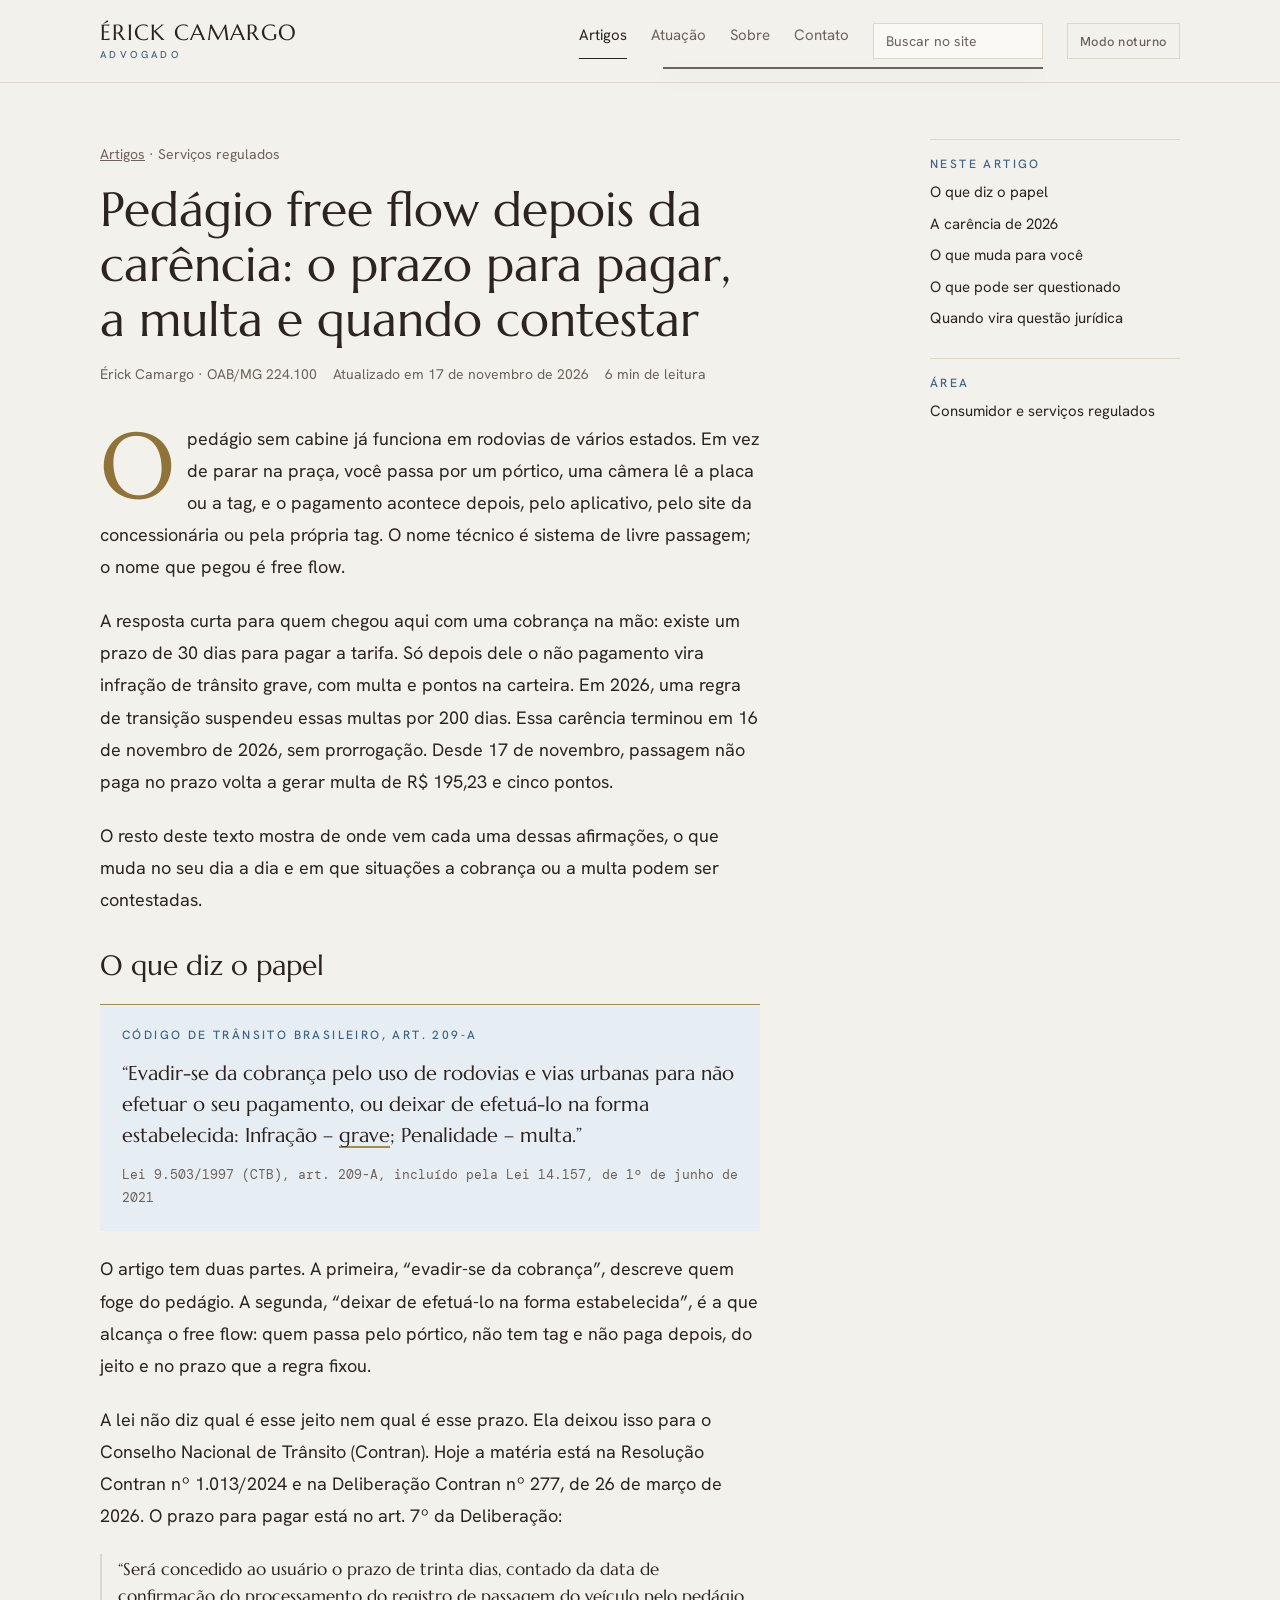
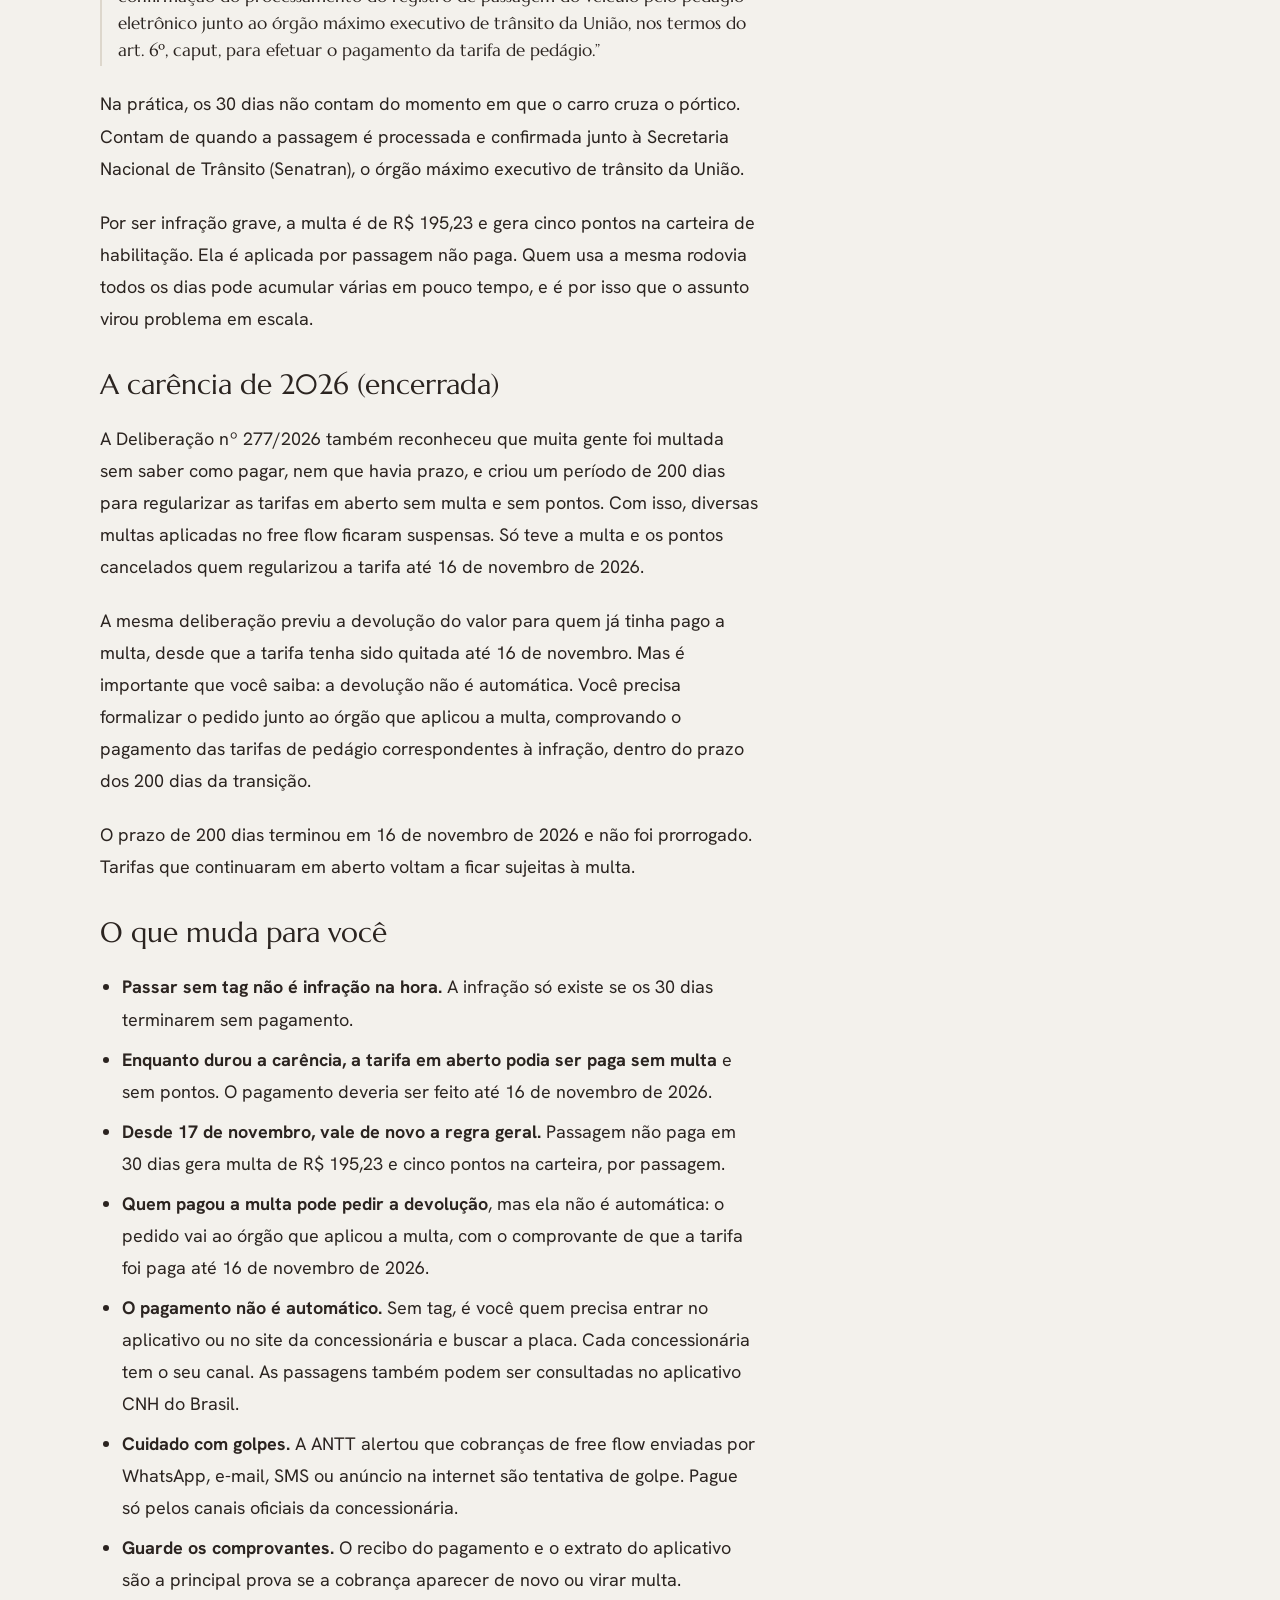
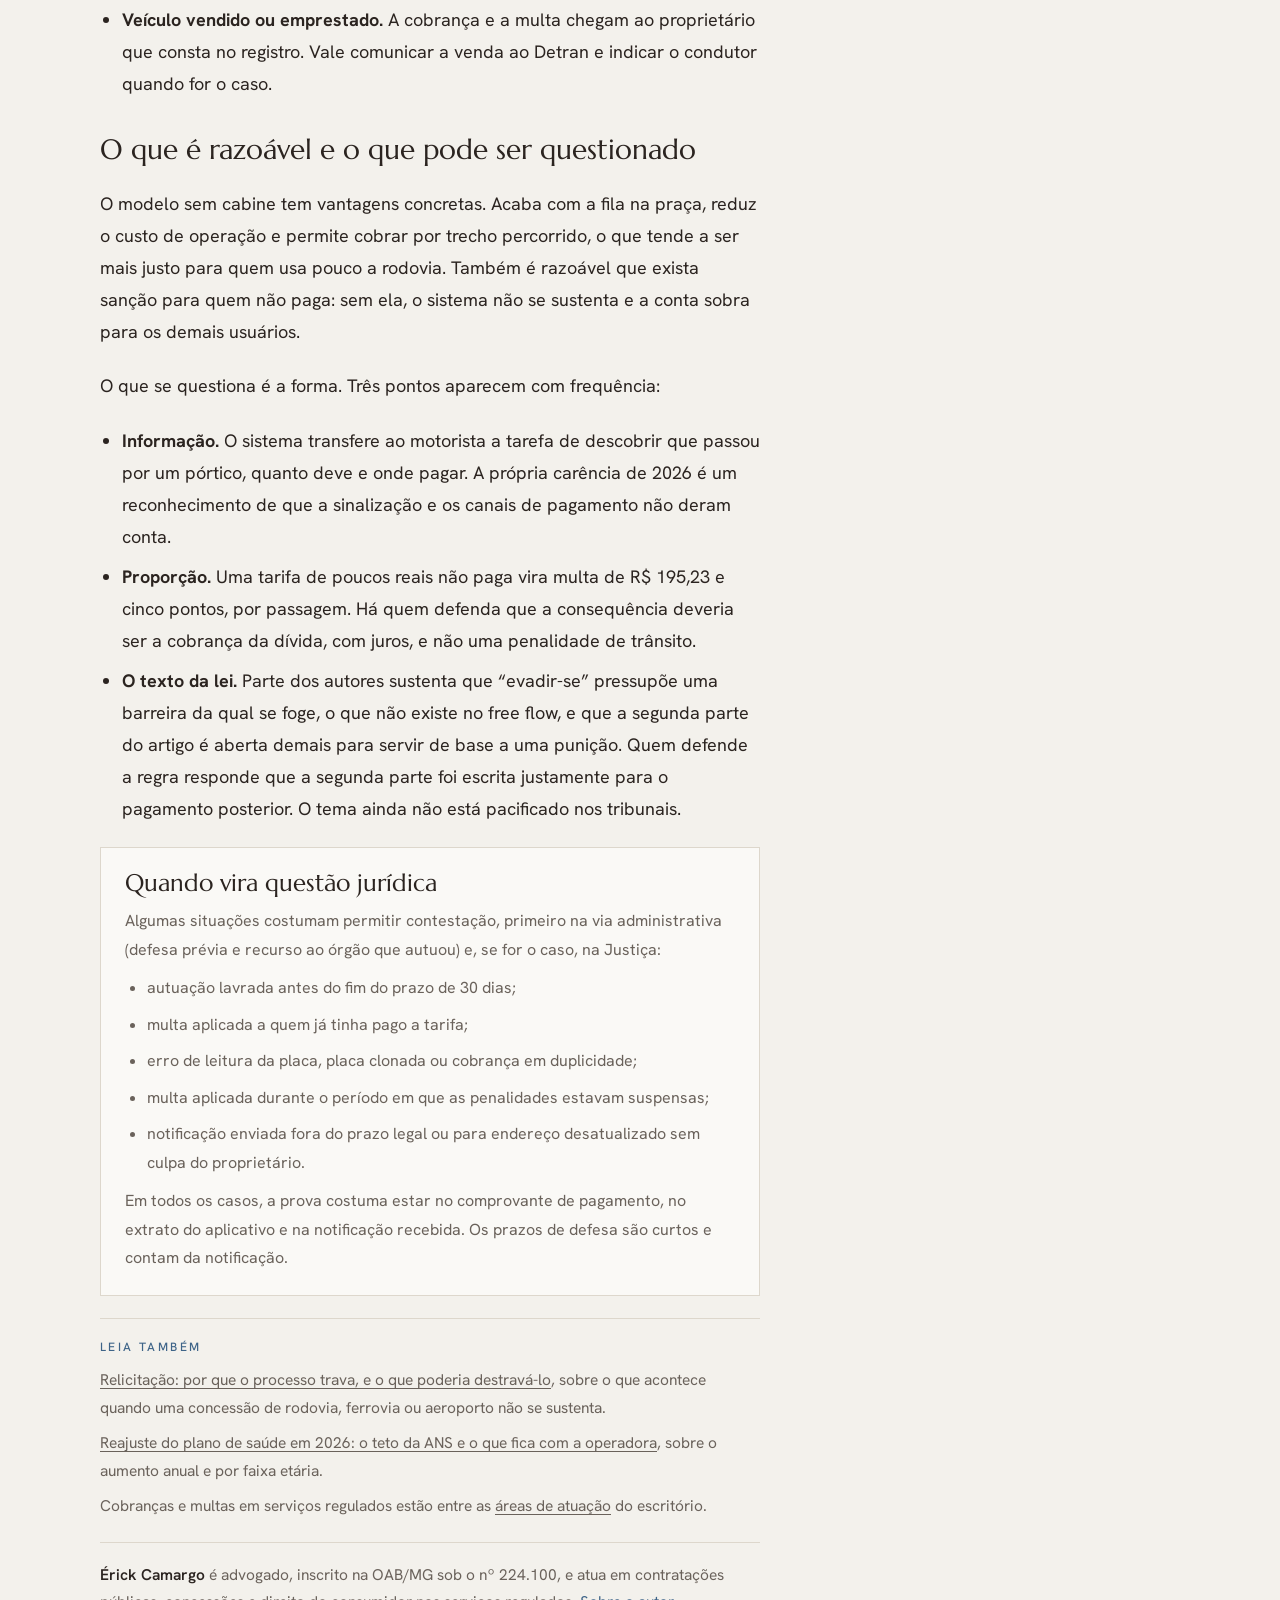
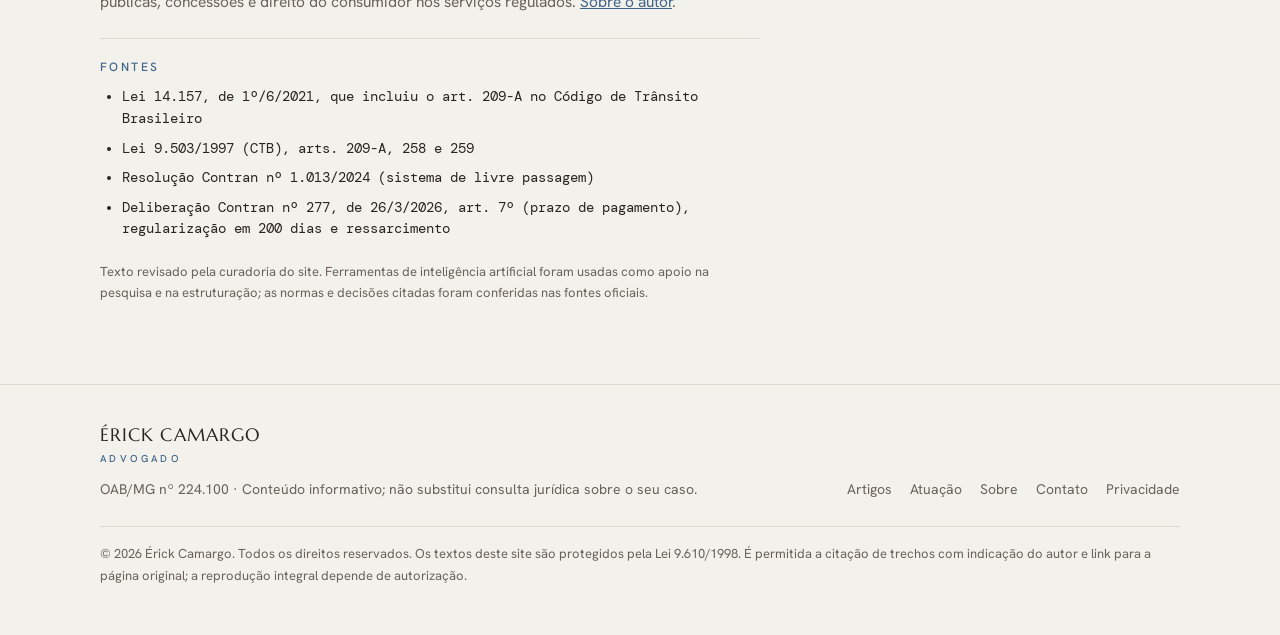
<file: artigos/pedagio-eletronico/index.html>
<!doctype html>
<html lang="pt-BR">
<head>
<meta charset="utf-8">
<script>if(/\/index\.html$/.test(location.pathname))location.replace(location.pathname.replace(/index\.html$/,"")+location.search+location.hash)</script>
<meta name="viewport" content="width=device-width, initial-scale=1, viewport-fit=cover">
<title>Free flow depois da carência: prazo, multa e contestação</title>
<meta name="description" content="A carência do free flow acabou em 16/11/2026. Veja o prazo de 30 dias, o que diz o art. 209-A do CTB, como pedir a devolução da multa e quando contestar.">
<meta property="og:type" content="article"><meta property="og:title" content="Free flow depois da carência: prazo, multa e contestação"><meta property="og:description" content="A carência do free flow acabou em 16/11/2026. Veja o prazo de 30 dias, o que diz o art. 209-A do CTB, como pedir a devolução da multa e quando contestar."><meta property="og:locale" content="pt_BR">
<link rel="preconnect" href="https://fonts.googleapis.com"><link rel="stylesheet" href="https://fonts.googleapis.com/css2?family=Marcellus&family=Hanken+Grotesk:wght@400;500;600&family=DM+Mono:wght@400&display=swap">
<link rel="stylesheet" href="../../assets/style.css?v=202611251400">
<link rel="stylesheet" href="../../assets/motion.css?v=202611251400">
<script src="../../assets/tema.js?v=202611251400"></script>
<script type="application/ld+json">{"@context": "https://schema.org", "@type": "Article", "headline": "Pedágio free flow depois da carência: o prazo para pagar, a multa e quando contestar", "description": "A carência do free flow acabou em 16/11/2026. Veja o prazo de 30 dias, o que diz o art. 209-A do CTB, como pedir a devolução da multa e quando contestar.", "inLanguage": "pt-BR", "datePublished": "2026-11-09", "dateModified": "2026-11-17", "author": {"@id": "https://erickcamargo.adv.br/#erick", "@type": "Person", "name": "Érick Camargo", "url": "https://erickcamargo.adv.br/sobre/"}, "mainEntityOfPage": "https://erickcamargo.adv.br/artigos/pedagio-eletronico/", "publisher": {"@id": "https://erickcamargo.adv.br/#erick"}, "image": "https://erickcamargo.adv.br/assets/erick-camargo-perfil-lateral.jpg"}</script>
<link rel="canonical" href="https://erickcamargo.adv.br/artigos/pedagio-eletronico/">
<link rel="icon" href="https://erickcamargo.adv.br/favicon.ico" sizes="48x48"><link rel="icon" type="image/png" sizes="96x96" href="https://erickcamargo.adv.br/assets/favicon-96.png"><link rel="icon" type="image/png" sizes="192x192" href="https://erickcamargo.adv.br/assets/favicon-192.png"><link rel="apple-touch-icon" href="https://erickcamargo.adv.br/assets/apple-touch-icon.png"><meta name="theme-color" content="#3e6488">
<meta property="og:url" content="https://erickcamargo.adv.br/artigos/pedagio-eletronico/"><meta property="og:image" content="https://erickcamargo.adv.br/assets/erick-camargo-perfil-lateral.jpg"><meta property="og:site_name" content="Érick Camargo Advogado"><meta name="twitter:card" content="summary_large_image">
</head>
<body>
<header class="site-header"><div class="container">
<a class="logo" href="/">ÉRICK CAMARGO<small>ADVOGADO</small></a>
<nav class="nav" aria-label="Principal"><a href="/artigos/" aria-current="page">Artigos</a><a href="/atuacao/">Atuação</a><a href="/sobre/">Sobre</a><a href="/contato/">Contato</a></nav>
</div></header>
<main>

<div class="container article">
<article>
<span class="crumbs"><a href="/artigos/">Artigos</a> · Serviços regulados</span>
<h1>Pedágio free flow depois da carência: o prazo para pagar, a multa e quando contestar</h1>
<div class="by"><span>Érick Camargo · OAB/MG 224.100</span><span>Atualizado em <time datetime="2026-11-17">17 de novembro de 2026</time></span><span>6 min de leitura</span></div>
<div class="prose">
<details class="indice"><summary>Neste artigo</summary><a href="#papel">O que diz o papel</a><a href="#carencia">A carência de 2026</a><a href="#muda">O que muda para você</a><a href="#critica">O que pode ser questionado</a><a href="#juridica">Quando vira questão jurídica</a></details>
<p class="dropcap">O pedágio sem cabine já funciona em rodovias de vários estados. Em vez de parar na praça, você passa por um pórtico, uma câmera lê a placa ou a tag, e o pagamento acontece depois, pelo aplicativo, pelo site da concessionária ou pela própria tag. O nome técnico é sistema de livre passagem; o nome que pegou é free flow.</p>
<p>A resposta curta para quem chegou aqui com uma cobrança na mão: existe um prazo de 30 dias para pagar a tarifa. Só depois dele o não pagamento vira infração de trânsito grave, com multa e pontos na carteira. Em 2026, uma regra de transição suspendeu essas multas por 200 dias. Essa carência terminou em 16 de novembro de 2026, sem prorrogação. Desde 17 de novembro, passagem não paga no prazo volta a gerar multa de R$ 195,23 e cinco pontos.</p>
<p>O resto deste texto mostra de onde vem cada uma dessas afirmações, o que muda no seu dia a dia e em que situações a cobrança ou a multa podem ser contestadas.</p>
<h2 id="papel">O que diz o papel</h2>
<figure class="papel">
<span class="label">Código de Trânsito Brasileiro, art. 209-A</span>
<blockquote>“Evadir-se da cobrança pelo uso de rodovias e vias urbanas para não efetuar o seu pagamento, ou deixar de efetuá-lo na forma estabelecida: Infração – <span class="hl">grave</span>; Penalidade – multa.”</blockquote>
<cite>Lei 9.503/1997 (CTB), art. 209-A, incluído pela Lei 14.157, de 1º de junho de 2021</cite>
</figure>
<p>O artigo tem duas partes. A primeira, “evadir-se da cobrança”, descreve quem foge do pedágio. A segunda, “deixar de efetuá-lo na forma estabelecida”, é a que alcança o free flow: quem passa pelo pórtico, não tem tag e não paga depois, do jeito e no prazo que a regra fixou.</p>
<p>A lei não diz qual é esse jeito nem qual é esse prazo. Ela deixou isso para o Conselho Nacional de Trânsito (Contran). Hoje a matéria está na Resolução Contran nº 1.013/2024 e na Deliberação Contran nº 277, de 26 de março de 2026. O prazo para pagar está no art. 7º da Deliberação:</p>
<blockquote class="trecho">“Será concedido ao usuário o prazo de trinta dias, contado da data de confirmação do processamento do registro de passagem do veículo pelo pedágio eletrônico junto ao órgão máximo executivo de trânsito da União, nos termos do art. 6º, caput, para efetuar o pagamento da tarifa de pedágio.”</blockquote>
<p>Na prática, os 30 dias não contam do momento em que o carro cruza o pórtico. Contam de quando a passagem é processada e confirmada junto à Secretaria Nacional de Trânsito (Senatran), o órgão máximo executivo de trânsito da União.</p>
<p>Por ser infração grave, a multa é de R$ 195,23 e gera cinco pontos na carteira de habilitação. Ela é aplicada por passagem não paga. Quem usa a mesma rodovia todos os dias pode acumular várias em pouco tempo, e é por isso que o assunto virou problema em escala.</p>
<h2 id="carencia">A carência de 2026 (encerrada)</h2>
<p>A Deliberação nº 277/2026 também reconheceu que muita gente foi multada sem saber como pagar, nem que havia prazo, e criou um período de 200 dias para regularizar as tarifas em aberto sem multa e sem pontos. Com isso, diversas multas aplicadas no free flow ficaram suspensas. Só teve a multa e os pontos cancelados quem regularizou a tarifa até 16 de novembro de 2026.</p>
<p>A mesma deliberação previu a devolução do valor para quem já tinha pago a multa, desde que a tarifa tenha sido quitada até 16 de novembro. Mas é importante que você saiba: a devolução não é automática. Você precisa formalizar o pedido junto ao órgão que aplicou a multa, comprovando o pagamento das tarifas de pedágio correspondentes à infração, dentro do prazo dos 200 dias da transição.</p>
<p>O prazo de 200 dias terminou em 16 de novembro de 2026 e não foi prorrogado. Tarifas que continuaram em aberto voltam a ficar sujeitas à multa.</p>
<h2 id="muda">O que muda para você</h2>
<ul>
<li><strong>Passar sem tag não é infração na hora.</strong> A infração só existe se os 30 dias terminarem sem pagamento.</li>
<li><strong>Enquanto durou a carência, a tarifa em aberto podia ser paga sem multa</strong> e sem pontos. O pagamento deveria ser feito até 16 de novembro de 2026.</li>
<li><strong>Desde 17 de novembro, vale de novo a regra geral.</strong> Passagem não paga em 30 dias gera multa de R$ 195,23 e cinco pontos na carteira, por passagem.</li>
<li><strong>Quem pagou a multa pode pedir a devolução</strong>, mas ela não é automática: o pedido vai ao órgão que aplicou a multa, com o comprovante de que a tarifa foi paga até 16 de novembro de 2026.</li>
<li><strong>O pagamento não é automático.</strong> Sem tag, é você quem precisa entrar no aplicativo ou no site da concessionária e buscar a placa. Cada concessionária tem o seu canal. As passagens também podem ser consultadas no aplicativo CNH do Brasil.</li>
<li><strong>Cuidado com golpes.</strong> A ANTT alertou que cobranças de free flow enviadas por WhatsApp, e-mail, SMS ou anúncio na internet são tentativa de golpe. Pague só pelos canais oficiais da concessionária.</li>
<li><strong>Guarde os comprovantes.</strong> O recibo do pagamento e o extrato do aplicativo são a principal prova se a cobrança aparecer de novo ou virar multa.</li>
<li><strong>Veículo vendido ou emprestado.</strong> A cobrança e a multa chegam ao proprietário que consta no registro. Vale comunicar a venda ao Detran e indicar o condutor quando for o caso.</li>
</ul>
<h2 id="critica">O que é razoável e o que pode ser questionado</h2>
<p>O modelo sem cabine tem vantagens concretas. Acaba com a fila na praça, reduz o custo de operação e permite cobrar por trecho percorrido, o que tende a ser mais justo para quem usa pouco a rodovia. Também é razoável que exista sanção para quem não paga: sem ela, o sistema não se sustenta e a conta sobra para os demais usuários.</p>
<p>O que se questiona é a forma. Três pontos aparecem com frequência:</p>
<ul>
<li><strong>Informação.</strong> O sistema transfere ao motorista a tarefa de descobrir que passou por um pórtico, quanto deve e onde pagar. A própria carência de 2026 é um reconhecimento de que a sinalização e os canais de pagamento não deram conta.</li>
<li><strong>Proporção.</strong> Uma tarifa de poucos reais não paga vira multa de R$ 195,23 e cinco pontos, por passagem. Há quem defenda que a consequência deveria ser a cobrança da dívida, com juros, e não uma penalidade de trânsito.</li>
<li><strong>O texto da lei.</strong> Parte dos autores sustenta que “evadir-se” pressupõe uma barreira da qual se foge, o que não existe no free flow, e que a segunda parte do artigo é aberta demais para servir de base a uma punição. Quem defende a regra responde que a segunda parte foi escrita justamente para o pagamento posterior. O tema ainda não está pacificado nos tribunais.</li>
</ul>
<div class="juridica" id="juridica">
<h2>Quando vira questão jurídica</h2>
<p>Algumas situações costumam permitir contestação, primeiro na via administrativa (defesa prévia e recurso ao órgão que autuou) e, se for o caso, na Justiça:</p>
<ul>
<li>autuação lavrada antes do fim do prazo de 30 dias;</li>
<li>multa aplicada a quem já tinha pago a tarifa;</li>
<li>erro de leitura da placa, placa clonada ou cobrança em duplicidade;</li>
<li>multa aplicada durante o período em que as penalidades estavam suspensas;</li>
<li>notificação enviada fora do prazo legal ou para endereço desatualizado sem culpa do proprietário.</li>
</ul>
<p>Em todos os casos, a prova costuma estar no comprovante de pagamento, no extrato do aplicativo e na notificação recebida. Os prazos de defesa são curtos e contam da notificação.</p>
</div>
<div class="leia"><span class="label">Leia também</span><p><a href="/artigos/relicitacao/">Relicitação: por que o processo trava, e o que poderia destravá-lo</a>, sobre o que acontece quando uma concessão de rodovia, ferrovia ou aeroporto não se sustenta.</p><p><a href="/artigos/reajuste-plano-saude/">Reajuste do plano de saúde em 2026: o teto da ANS e o que fica com a operadora</a>, sobre o aumento anual e por faixa etária.</p><p>Cobranças e multas em serviços regulados estão entre as <a href="/atuacao/">áreas de atuação</a> do escritório.</p></div>
<p class="autor"><strong>Érick Camargo</strong> é advogado, inscrito na OAB/MG sob o nº 224.100, e atua em contratações públicas, concessões e direito do consumidor nos serviços regulados. <a href="/sobre/">Sobre o autor</a>.</p>
<div class="fontes">
<span class="label">Fontes</span>
<ul>
<li>Lei 14.157, de 1º/6/2021, que incluiu o art. 209-A no Código de Trânsito Brasileiro</li>
<li>Lei 9.503/1997 (CTB), arts. 209-A, 258 e 259</li>
<li>Resolução Contran nº 1.013/2024 (sistema de livre passagem)</li>
<li>Deliberação Contran nº 277, de 26/3/2026, art. 7º (prazo de pagamento), regularização em 200 dias e ressarcimento</li>
</ul>
</div>
<p class="aviso-ia">Texto revisado pela curadoria do site. Ferramentas de inteligência artificial foram usadas como apoio na pesquisa e na estruturação; as normas e decisões citadas foram conferidas nas fontes oficiais.</p>
</div>
</article>
<aside>
<div><span class="label">Neste artigo</span><a href="#papel">O que diz o papel</a><a href="#carencia">A carência de 2026</a><a href="#muda">O que muda para você</a><a href="#critica">O que pode ser questionado</a><a href="#juridica">Quando vira questão jurídica</a></div>
<div><span class="label">Área</span><span>Consumidor e serviços regulados</span></div>
</aside>
</div>
</main>
<footer class="site-footer"><div class="container">
<div><a class="logo" href="/">ÉRICK CAMARGO<small>ADVOGADO</small></a><p style="margin-top:14px">OAB/MG nº 224.100 · Conteúdo informativo; não substitui consulta jurídica sobre o seu caso.</p></div>
<nav aria-label="Rodapé"><a href="/artigos/">Artigos</a><a href="/atuacao/">Atuação</a><a href="/sobre/">Sobre</a><a href="/contato/">Contato</a><a href="/privacidade/">Privacidade</a></nav>
<p class="direitos">© 2026 Érick Camargo. Todos os direitos reservados. Os textos deste site são protegidos pela Lei 9.610/1998. É permitida a citação de trechos com indicação do autor e link para a página original; a reprodução integral depende de autorização.</p>
</div></footer>
<script src="../../assets/busca.js?v=202611251400"></script>
<script src="../../assets/motion.js?v=202611251400"></script>
<!-- Cloudflare Web Analytics --><script type='module' src='https://static.cloudflareinsights.com/beacon.min.js' data-cf-beacon='{"token": "996908efe8114d84814edd212792489f"}'></script><!-- End Cloudflare Web Analytics -->
</body>
</html>
</file>
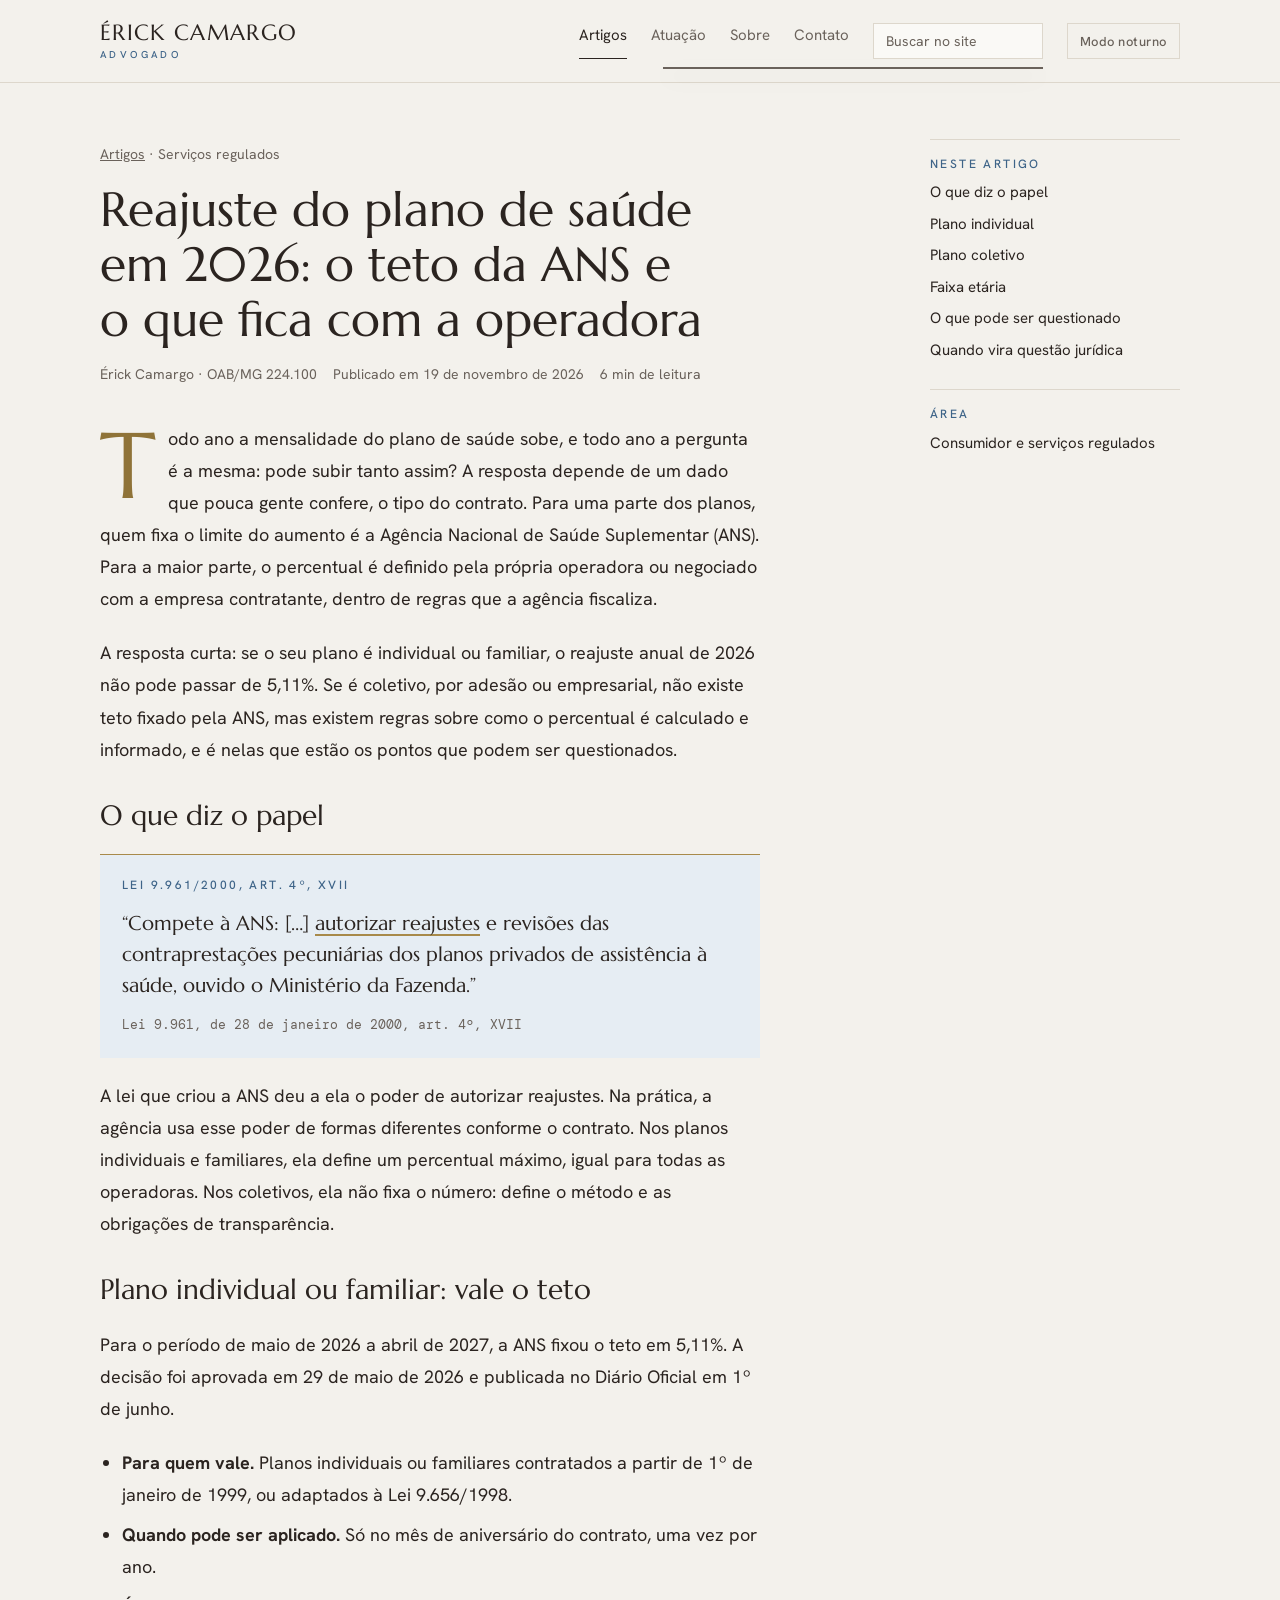
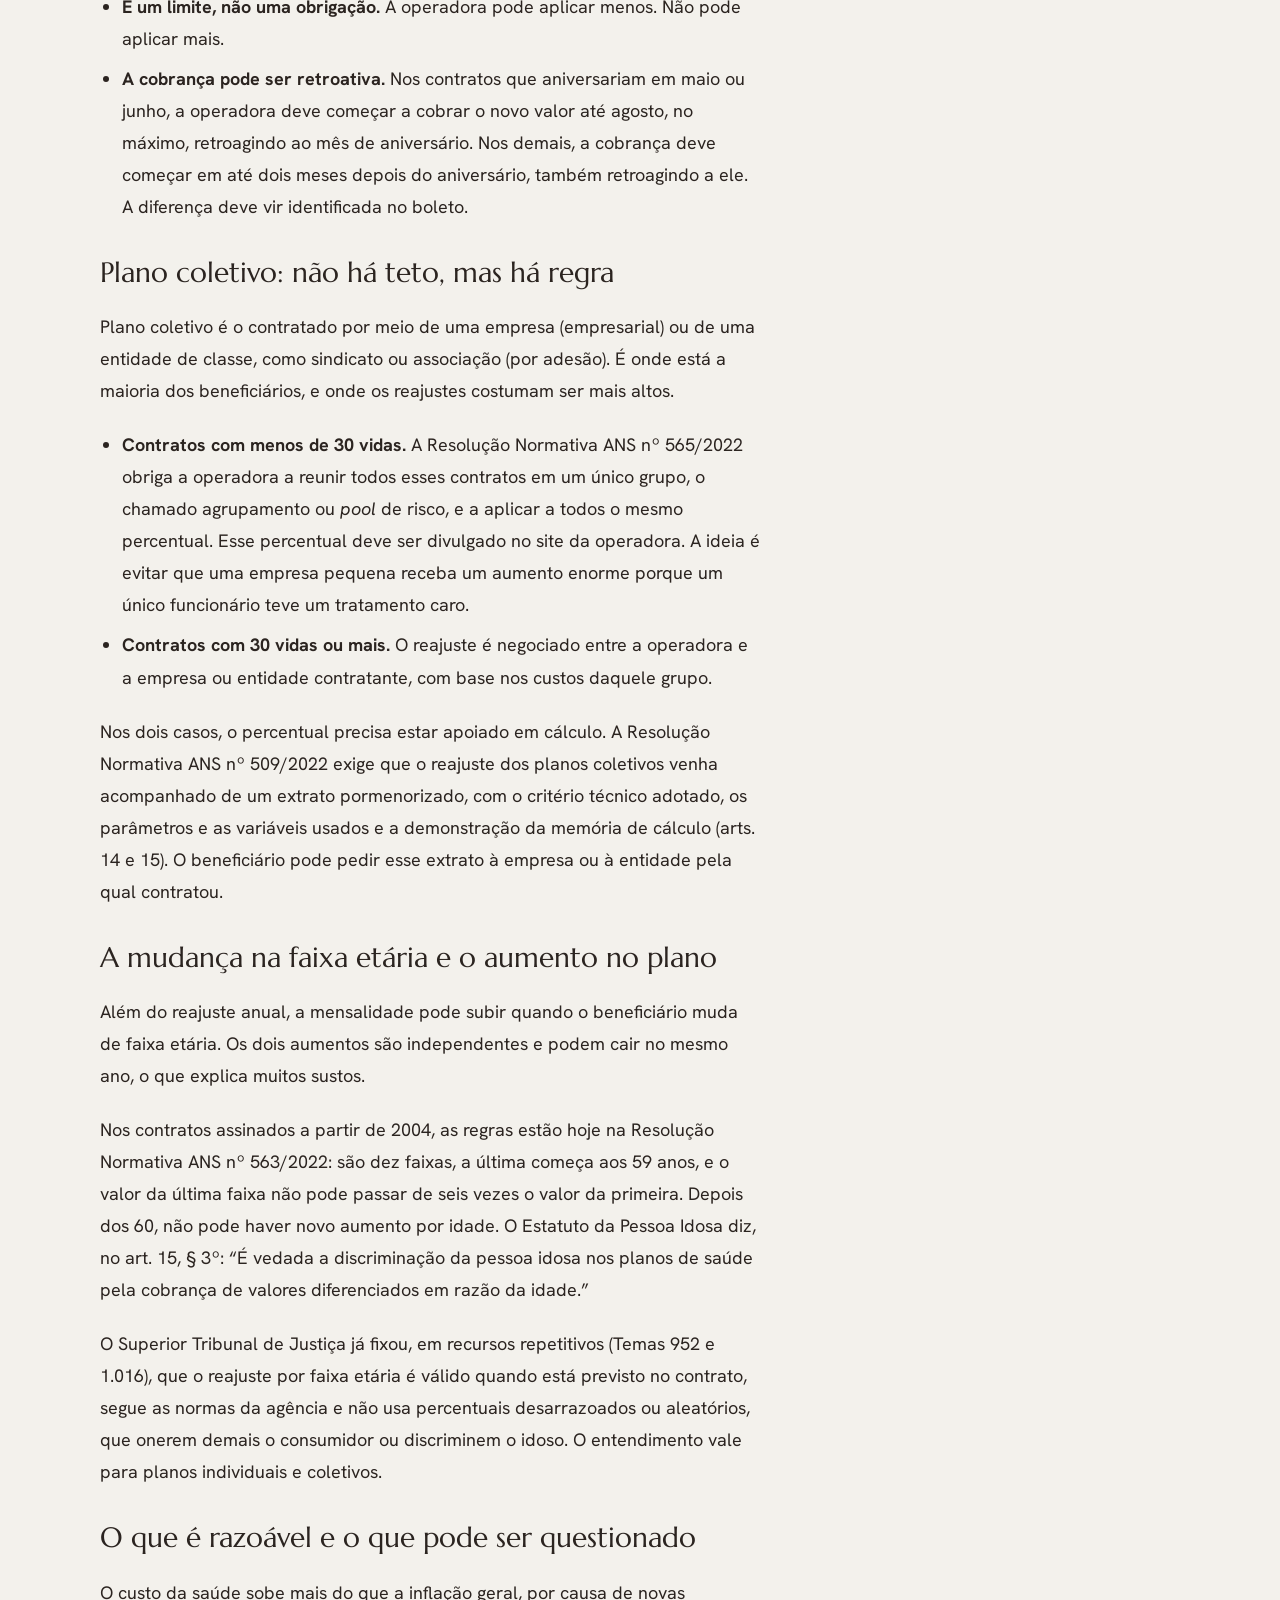
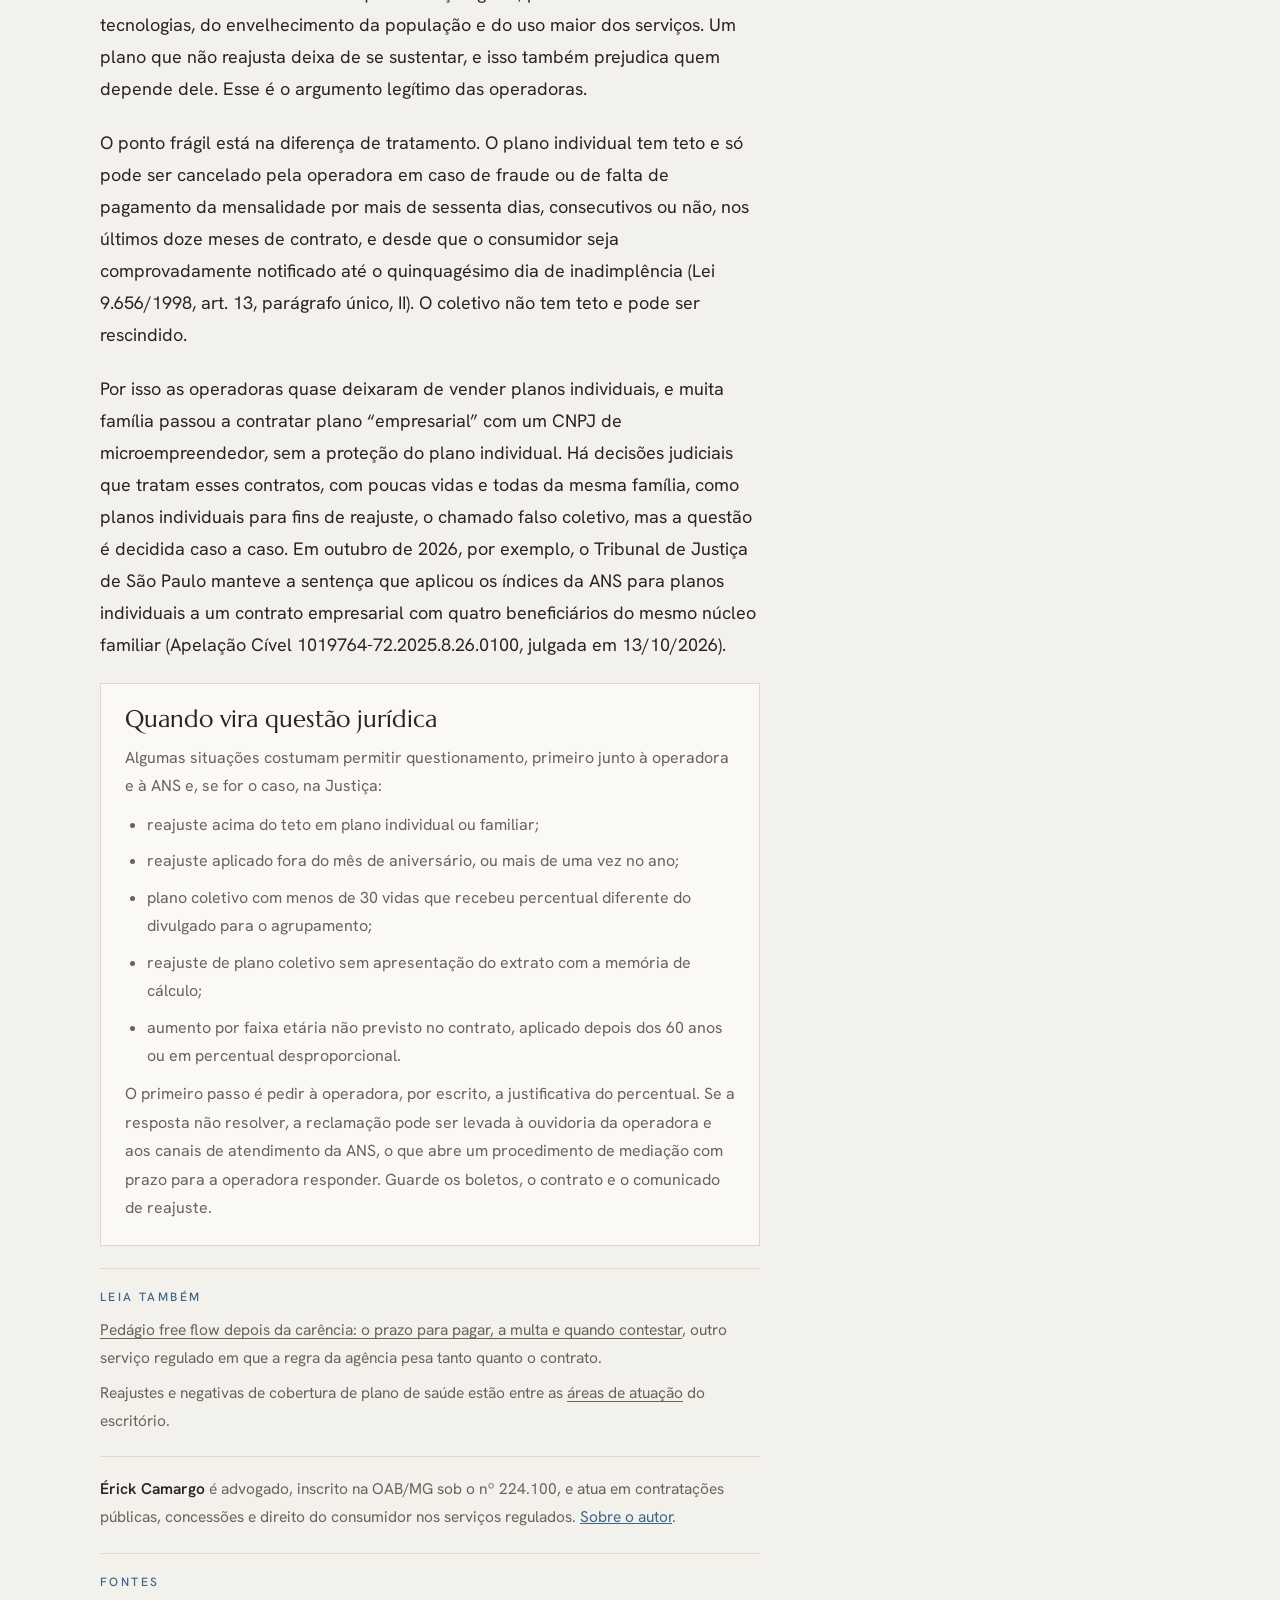
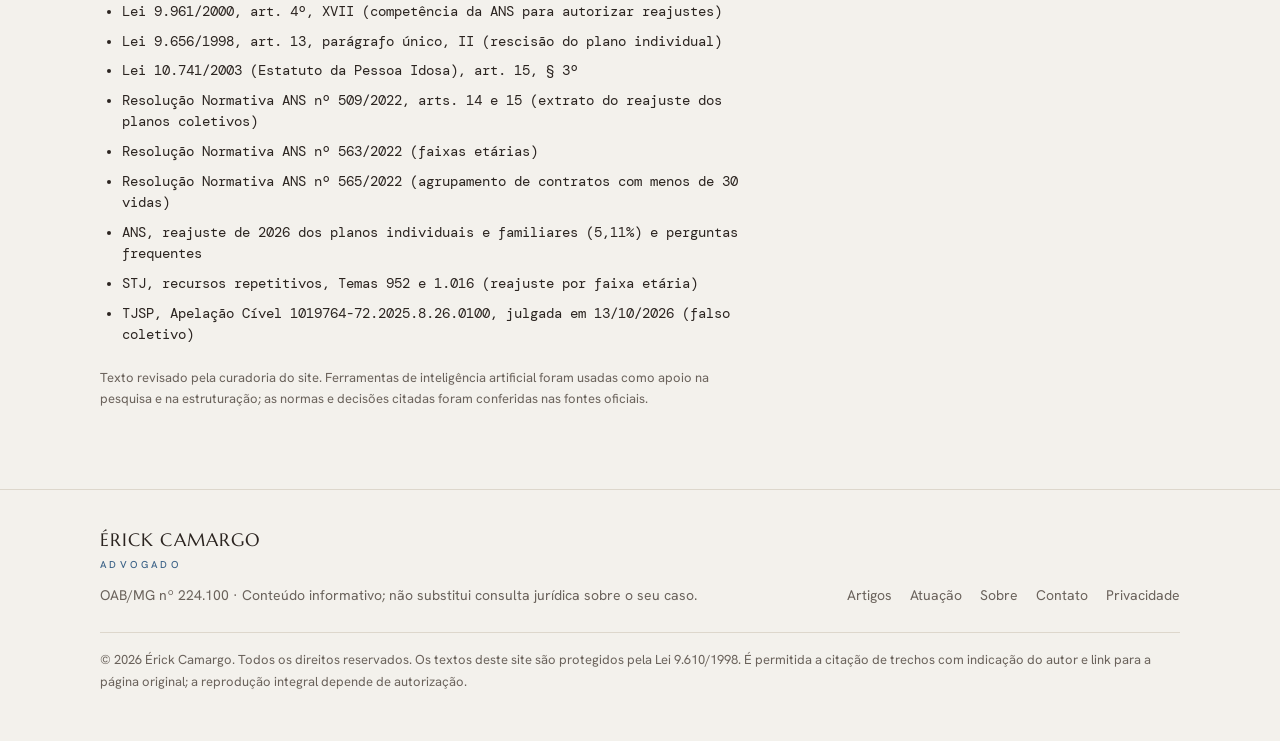
<file: artigos/reajuste-plano-saude/index.html>
<!doctype html>
<html lang="pt-BR">
<head>
<meta charset="utf-8">
<script>if(/\/index\.html$/.test(location.pathname))location.replace(location.pathname.replace(/index\.html$/,"")+location.search+location.hash)</script>
<meta name="viewport" content="width=device-width, initial-scale=1, viewport-fit=cover">
<title>Reajuste do plano de saúde em 2026: teto da ANS e coletivos</title>
<meta name="description" content="O teto de 5,11% vale só para planos individuais e familiares. Veja as regras do reajuste dos coletivos, da faixa etária e quando o aumento pode ser questionado.">
<meta property="og:type" content="article"><meta property="og:title" content="Reajuste do plano de saúde em 2026: teto da ANS e coletivos"><meta property="og:description" content="O teto de 5,11% vale só para planos individuais e familiares. Veja as regras do reajuste dos coletivos, da faixa etária e quando o aumento pode ser questionado."><meta property="og:locale" content="pt_BR">
<link rel="preconnect" href="https://fonts.googleapis.com"><link rel="stylesheet" href="https://fonts.googleapis.com/css2?family=Marcellus&family=Hanken+Grotesk:wght@400;500;600&family=DM+Mono:wght@400&display=swap">
<link rel="stylesheet" href="../../assets/style.css?v=202611251400">
<link rel="stylesheet" href="../../assets/motion.css?v=202611251400">
<script src="../../assets/tema.js?v=202611251400"></script>
<script type="application/ld+json">{"@context": "https://schema.org", "@type": "Article", "headline": "Reajuste do plano de saúde em 2026: o teto da ANS e o que fica com a operadora", "description": "O teto de 5,11% vale só para planos individuais e familiares. Veja as regras do reajuste dos coletivos, da faixa etária e quando o aumento pode ser questionado.", "inLanguage": "pt-BR", "datePublished": "2026-11-19", "dateModified": "2026-11-19", "author": {"@id": "https://erickcamargo.adv.br/#erick", "@type": "Person", "name": "Érick Camargo", "url": "https://erickcamargo.adv.br/sobre/"}, "mainEntityOfPage": "https://erickcamargo.adv.br/artigos/reajuste-plano-saude/", "publisher": {"@id": "https://erickcamargo.adv.br/#erick"}, "image": "https://erickcamargo.adv.br/assets/erick-camargo-perfil-lateral.jpg"}</script>
<link rel="canonical" href="https://erickcamargo.adv.br/artigos/reajuste-plano-saude/">
<link rel="icon" href="https://erickcamargo.adv.br/favicon.ico" sizes="48x48"><link rel="icon" type="image/png" sizes="96x96" href="https://erickcamargo.adv.br/assets/favicon-96.png"><link rel="icon" type="image/png" sizes="192x192" href="https://erickcamargo.adv.br/assets/favicon-192.png"><link rel="apple-touch-icon" href="https://erickcamargo.adv.br/assets/apple-touch-icon.png"><meta name="theme-color" content="#3e6488">
<meta property="og:url" content="https://erickcamargo.adv.br/artigos/reajuste-plano-saude/"><meta property="og:image" content="https://erickcamargo.adv.br/assets/erick-camargo-perfil-lateral.jpg"><meta property="og:site_name" content="Érick Camargo Advogado"><meta name="twitter:card" content="summary_large_image">
</head>
<body>
<header class="site-header"><div class="container">
<a class="logo" href="/">ÉRICK CAMARGO<small>ADVOGADO</small></a>
<nav class="nav" aria-label="Principal"><a href="/artigos/" aria-current="page">Artigos</a><a href="/atuacao/">Atuação</a><a href="/sobre/">Sobre</a><a href="/contato/">Contato</a></nav>
</div></header>
<main>

<div class="container article">
<article>
<span class="crumbs"><a href="/artigos/">Artigos</a> · Serviços regulados</span>
<h1>Reajuste do plano de saúde em 2026: o teto da ANS e o que fica com a operadora</h1>
<div class="by"><span>Érick Camargo · OAB/MG 224.100</span><span>Publicado em <time datetime="2026-11-19">19 de novembro de 2026</time></span><span>6 min de leitura</span></div>
<div class="prose">
<details class="indice"><summary>Neste artigo</summary><a href="#papel">O que diz o papel</a><a href="#individual">Plano individual</a><a href="#coletivo">Plano coletivo</a><a href="#idade">Faixa etária</a><a href="#critica">O que pode ser questionado</a><a href="#juridica">Quando vira questão jurídica</a></details>
<p class="dropcap">Todo ano a mensalidade do plano de saúde sobe, e todo ano a pergunta é a mesma: pode subir tanto assim? A resposta depende de um dado que pouca gente confere, o tipo do contrato. Para uma parte dos planos, quem fixa o limite do aumento é a Agência Nacional de Saúde Suplementar (ANS). Para a maior parte, o percentual é definido pela própria operadora ou negociado com a empresa contratante, dentro de regras que a agência fiscaliza.</p>
<p>A resposta curta: se o seu plano é individual ou familiar, o reajuste anual de 2026 não pode passar de 5,11%. Se é coletivo, por adesão ou empresarial, não existe teto fixado pela ANS, mas existem regras sobre como o percentual é calculado e informado, e é nelas que estão os pontos que podem ser questionados.</p>
<h2 id="papel">O que diz o papel</h2>
<figure class="papel">
<span class="label">Lei 9.961/2000, art. 4º, XVII</span>
<blockquote>“Compete à ANS: […] <span class="hl">autorizar reajustes</span> e revisões das contraprestações pecuniárias dos planos privados de assistência à saúde, ouvido o Ministério da Fazenda.”</blockquote>
<cite>Lei 9.961, de 28 de janeiro de 2000, art. 4º, XVII</cite>
</figure>
<p>A lei que criou a ANS deu a ela o poder de autorizar reajustes. Na prática, a agência usa esse poder de formas diferentes conforme o contrato. Nos planos individuais e familiares, ela define um percentual máximo, igual para todas as operadoras. Nos coletivos, ela não fixa o número: define o método e as obrigações de transparência.</p>
<h2 id="individual">Plano individual ou familiar: vale o teto</h2>
<p>Para o período de maio de 2026 a abril de 2027, a ANS fixou o teto em 5,11%. A decisão foi aprovada em 29 de maio de 2026 e publicada no Diário Oficial em 1º de junho.</p>
<ul>
<li><strong>Para quem vale.</strong> Planos individuais ou familiares contratados a partir de 1º de janeiro de 1999, ou adaptados à Lei 9.656/1998.</li>
<li><strong>Quando pode ser aplicado.</strong> Só no mês de aniversário do contrato, uma vez por ano.</li>
<li><strong>É um limite, não uma obrigação.</strong> A operadora pode aplicar menos. Não pode aplicar mais.</li>
<li><strong>A cobrança pode ser retroativa.</strong> Nos contratos que aniversariam em maio ou junho, a operadora deve começar a cobrar o novo valor até agosto, no máximo, retroagindo ao mês de aniversário. Nos demais, a cobrança deve começar em até dois meses depois do aniversário, também retroagindo a ele. A diferença deve vir identificada no boleto.</li>
</ul>
<h2 id="coletivo">Plano coletivo: não há teto, mas há regra</h2>
<p>Plano coletivo é o contratado por meio de uma empresa (empresarial) ou de uma entidade de classe, como sindicato ou associação (por adesão). É onde está a maioria dos beneficiários, e onde os reajustes costumam ser mais altos.</p>
<ul>
<li><strong>Contratos com menos de 30 vidas.</strong> A Resolução Normativa ANS nº 565/2022 obriga a operadora a reunir todos esses contratos em um único grupo, o chamado agrupamento ou <em>pool</em> de risco, e a aplicar a todos o mesmo percentual. Esse percentual deve ser divulgado no site da operadora. A ideia é evitar que uma empresa pequena receba um aumento enorme porque um único funcionário teve um tratamento caro.</li>
<li><strong>Contratos com 30 vidas ou mais.</strong> O reajuste é negociado entre a operadora e a empresa ou entidade contratante, com base nos custos daquele grupo.</li>
</ul>
<p>Nos dois casos, o percentual precisa estar apoiado em cálculo. A Resolução Normativa ANS nº 509/2022 exige que o reajuste dos planos coletivos venha acompanhado de um extrato pormenorizado, com o critério técnico adotado, os parâmetros e as variáveis usados e a demonstração da memória de cálculo (arts. 14 e 15). O beneficiário pode pedir esse extrato à empresa ou à entidade pela qual contratou.</p>
<h2 id="idade">A mudança na faixa etária e o aumento no plano</h2>
<p>Além do reajuste anual, a mensalidade pode subir quando o beneficiário muda de faixa etária. Os dois aumentos são independentes e podem cair no mesmo ano, o que explica muitos sustos.</p>
<p>Nos contratos assinados a partir de 2004, as regras estão hoje na Resolução Normativa ANS nº 563/2022: são dez faixas, a última começa aos 59 anos, e o valor da última faixa não pode passar de seis vezes o valor da primeira. Depois dos 60, não pode haver novo aumento por idade. O Estatuto da Pessoa Idosa diz, no art. 15, § 3º: “É vedada a discriminação da pessoa idosa nos planos de saúde pela cobrança de valores diferenciados em razão da idade.”</p>
<p>O Superior Tribunal de Justiça já fixou, em recursos repetitivos (Temas 952 e 1.016), que o reajuste por faixa etária é válido quando está previsto no contrato, segue as normas da agência e não usa percentuais desarrazoados ou aleatórios, que onerem demais o consumidor ou discriminem o idoso. O entendimento vale para planos individuais e coletivos.</p>
<h2 id="critica">O que é razoável e o que pode ser questionado</h2>
<p>O custo da saúde sobe mais do que a inflação geral, por causa de novas tecnologias, do envelhecimento da população e do uso maior dos serviços. Um plano que não reajusta deixa de se sustentar, e isso também prejudica quem depende dele. Esse é o argumento legítimo das operadoras.</p>
<p>O ponto frágil está na diferença de tratamento. O plano individual tem teto e só pode ser cancelado pela operadora em caso de fraude ou de falta de pagamento da mensalidade por mais de sessenta dias, consecutivos ou não, nos últimos doze meses de contrato, e desde que o consumidor seja comprovadamente notificado até o quinquagésimo dia de inadimplência (Lei 9.656/1998, art. 13, parágrafo único, II). O coletivo não tem teto e pode ser rescindido.</p>
<p>Por isso as operadoras quase deixaram de vender planos individuais, e muita família passou a contratar plano “empresarial” com um CNPJ de microempreendedor, sem a proteção do plano individual. Há decisões judiciais que tratam esses contratos, com poucas vidas e todas da mesma família, como planos individuais para fins de reajuste, o chamado falso coletivo, mas a questão é decidida caso a caso. Em outubro de 2026, por exemplo, o Tribunal de Justiça de São Paulo manteve a sentença que aplicou os índices da ANS para planos individuais a um contrato empresarial com quatro beneficiários do mesmo núcleo familiar (Apelação Cível 1019764-72.2025.8.26.0100, julgada em 13/10/2026).</p>
<div class="juridica" id="juridica">
<h2>Quando vira questão jurídica</h2>
<p>Algumas situações costumam permitir questionamento, primeiro junto à operadora e à ANS e, se for o caso, na Justiça:</p>
<ul>
<li>reajuste acima do teto em plano individual ou familiar;</li>
<li>reajuste aplicado fora do mês de aniversário, ou mais de uma vez no ano;</li>
<li>plano coletivo com menos de 30 vidas que recebeu percentual diferente do divulgado para o agrupamento;</li>
<li>reajuste de plano coletivo sem apresentação do extrato com a memória de cálculo;</li>
<li>aumento por faixa etária não previsto no contrato, aplicado depois dos 60 anos ou em percentual desproporcional.</li>
</ul>
<p>O primeiro passo é pedir à operadora, por escrito, a justificativa do percentual. Se a resposta não resolver, a reclamação pode ser levada à ouvidoria da operadora e aos canais de atendimento da ANS, o que abre um procedimento de mediação com prazo para a operadora responder. Guarde os boletos, o contrato e o comunicado de reajuste.</p>
</div>
<div class="leia"><span class="label">Leia também</span><p><a href="/artigos/pedagio-eletronico/">Pedágio free flow depois da carência: o prazo para pagar, a multa e quando contestar</a>, outro serviço regulado em que a regra da agência pesa tanto quanto o contrato.</p><p>Reajustes e negativas de cobertura de plano de saúde estão entre as <a href="/atuacao/#consumidor">áreas de atuação</a> do escritório.</p></div>
<p class="autor"><strong>Érick Camargo</strong> é advogado, inscrito na OAB/MG sob o nº 224.100, e atua em contratações públicas, concessões e direito do consumidor nos serviços regulados. <a href="/sobre/">Sobre o autor</a>.</p>
<div class="fontes">
<span class="label">Fontes</span>
<ul>
<li>Lei 9.961/2000, art. 4º, XVII (competência da ANS para autorizar reajustes)</li>
<li>Lei 9.656/1998, art. 13, parágrafo único, II (rescisão do plano individual)</li>
<li>Lei 10.741/2003 (Estatuto da Pessoa Idosa), art. 15, § 3º</li>
<li>Resolução Normativa ANS nº 509/2022, arts. 14 e 15 (extrato do reajuste dos planos coletivos)</li>
<li>Resolução Normativa ANS nº 563/2022 (faixas etárias)</li>
<li>Resolução Normativa ANS nº 565/2022 (agrupamento de contratos com menos de 30 vidas)</li>
<li>ANS, reajuste de 2026 dos planos individuais e familiares (5,11%) e perguntas frequentes</li>
<li>STJ, recursos repetitivos, Temas 952 e 1.016 (reajuste por faixa etária)</li>
<li>TJSP, Apelação Cível 1019764-72.2025.8.26.0100, julgada em 13/10/2026 (falso coletivo)</li>
</ul>
</div>
<p class="aviso-ia">Texto revisado pela curadoria do site. Ferramentas de inteligência artificial foram usadas como apoio na pesquisa e na estruturação; as normas e decisões citadas foram conferidas nas fontes oficiais.</p>
</div>
</article>
<aside>
<div><span class="label">Neste artigo</span><a href="#papel">O que diz o papel</a><a href="#individual">Plano individual</a><a href="#coletivo">Plano coletivo</a><a href="#idade">Faixa etária</a><a href="#critica">O que pode ser questionado</a><a href="#juridica">Quando vira questão jurídica</a></div>
<div><span class="label">Área</span><span>Consumidor e serviços regulados</span></div>
</aside>
</div>
</main>
<footer class="site-footer"><div class="container">
<div><a class="logo" href="/">ÉRICK CAMARGO<small>ADVOGADO</small></a><p style="margin-top:14px">OAB/MG nº 224.100 · Conteúdo informativo; não substitui consulta jurídica sobre o seu caso.</p></div>
<nav aria-label="Rodapé"><a href="/artigos/">Artigos</a><a href="/atuacao/">Atuação</a><a href="/sobre/">Sobre</a><a href="/contato/">Contato</a><a href="/privacidade/">Privacidade</a></nav>
<p class="direitos">© 2026 Érick Camargo. Todos os direitos reservados. Os textos deste site são protegidos pela Lei 9.610/1998. É permitida a citação de trechos com indicação do autor e link para a página original; a reprodução integral depende de autorização.</p>
</div></footer>
<script src="../../assets/busca.js?v=202611251400"></script>
<script src="../../assets/motion.js?v=202611251400"></script>
<!-- Cloudflare Web Analytics --><script type='module' src='https://static.cloudflareinsights.com/beacon.min.js' data-cf-beacon='{"token": "996908efe8114d84814edd212792489f"}'></script><!-- End Cloudflare Web Analytics -->
</body>
</html>
</file>
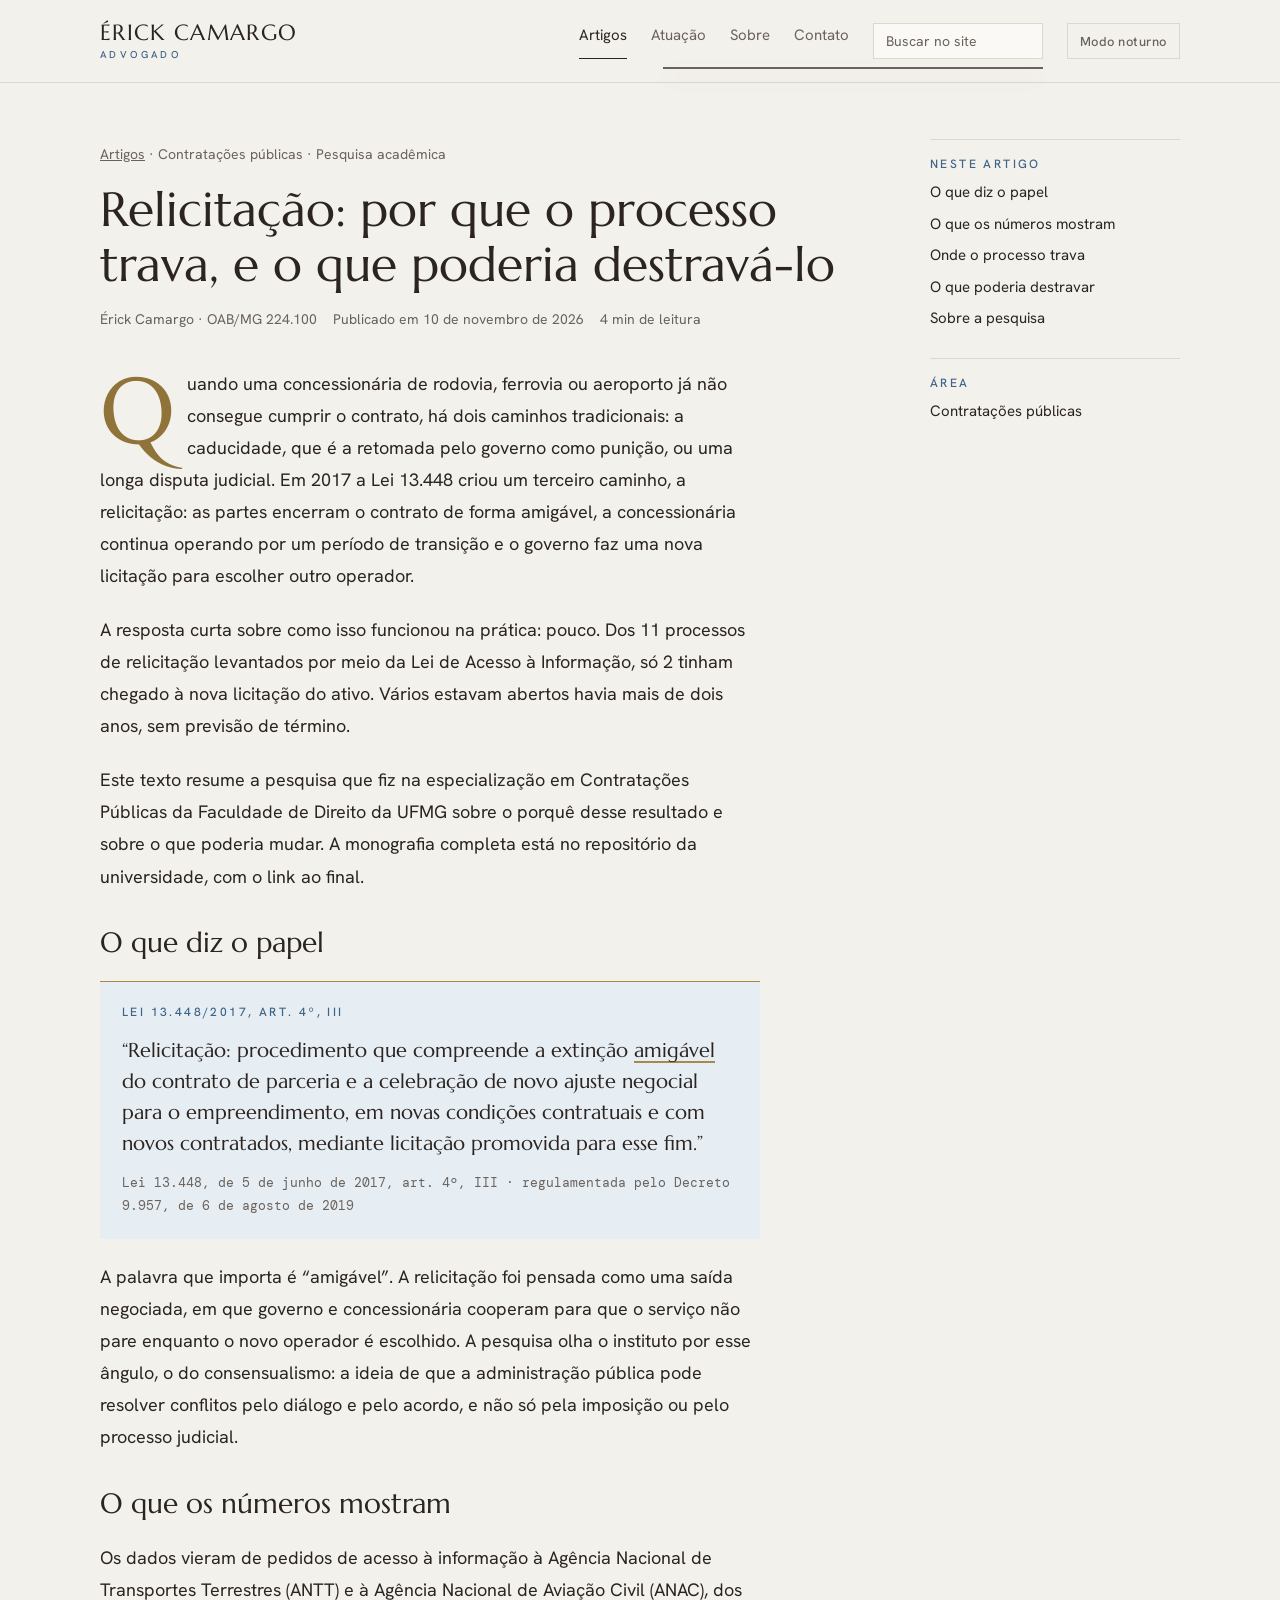
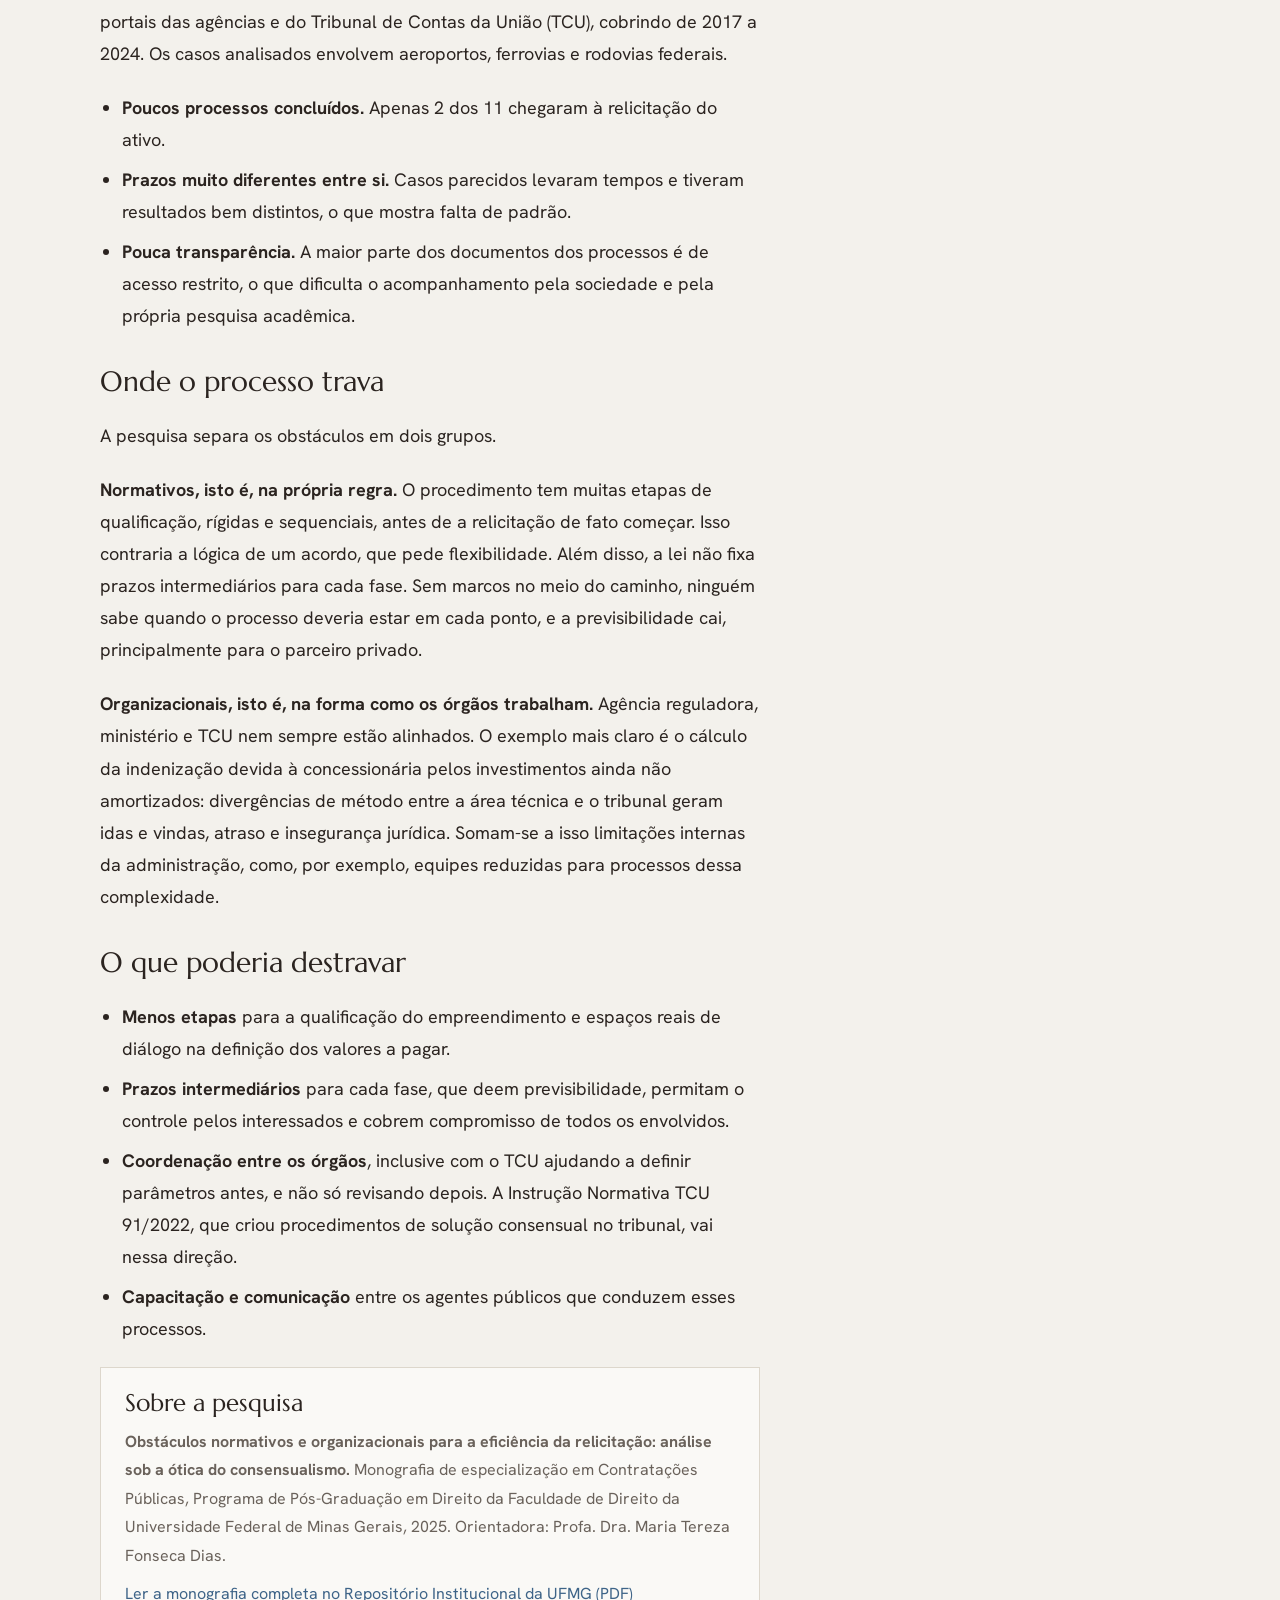
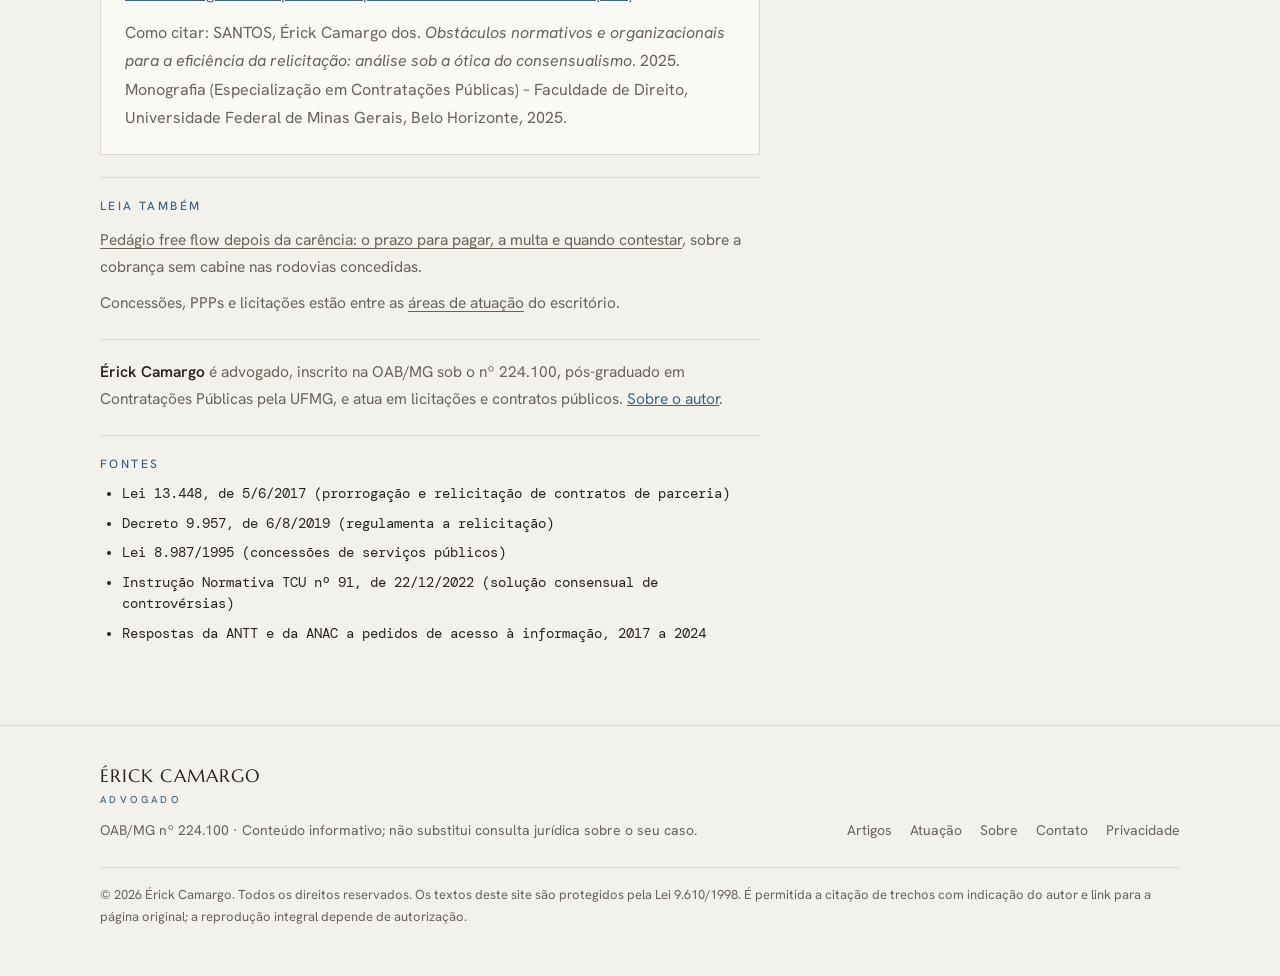
<file: artigos/relicitacao/index.html>
<!doctype html>
<html lang="pt-BR">
<head>
<meta charset="utf-8">
<script>if(/\/index\.html$/.test(location.pathname))location.replace(location.pathname.replace(/index\.html$/,"")+location.search+location.hash)</script>
<meta name="viewport" content="width=device-width, initial-scale=1, viewport-fit=cover">
<title>Relicitação: por que o processo trava e como destravar</title>
<meta name="description" content="Pesquisa de especialização na UFMG sobre a relicitação da Lei 13.448/2017: só 2 de 11 processos chegaram ao fim. Os obstáculos e os caminhos propostos.">
<meta property="og:type" content="article"><meta property="og:title" content="Relicitação: por que o processo trava e como destravar"><meta property="og:description" content="Pesquisa de especialização na UFMG sobre a relicitação da Lei 13.448/2017: só 2 de 11 processos chegaram ao fim. Os obstáculos e os caminhos propostos."><meta property="og:locale" content="pt_BR">
<link rel="preconnect" href="https://fonts.googleapis.com"><link rel="stylesheet" href="https://fonts.googleapis.com/css2?family=Marcellus&family=Hanken+Grotesk:wght@400;500;600&family=DM+Mono:wght@400&display=swap">
<link rel="stylesheet" href="../../assets/style.css?v=202611251400">
<link rel="stylesheet" href="../../assets/motion.css?v=202611251400">
<script src="../../assets/tema.js?v=202611251400"></script>
<script type="application/ld+json">{"@context": "https://schema.org", "@type": "Article", "headline": "Relicitação: por que o processo trava, e o que poderia destravá-lo", "description": "Pesquisa de especialização na UFMG sobre a relicitação da Lei 13.448/2017: só 2 de 11 processos chegaram ao fim. Os obstáculos e os caminhos propostos.", "inLanguage": "pt-BR", "datePublished": "2026-11-10", "dateModified": "2026-11-10", "author": {"@id": "https://erickcamargo.adv.br/#erick", "@type": "Person", "name": "Érick Camargo", "url": "https://erickcamargo.adv.br/sobre/"}, "isBasedOn": {"@type": "Thesis", "name": "Obstáculos normativos e organizacionais para a eficiência da relicitação: análise sob a ótica do consensualismo", "inSupportOf": "Especialização em Contratações Públicas", "datePublished": "2025", "author": {"@type": "Person", "name": "Érick Camargo dos Santos"}, "sourceOrganization": {"@type": "CollegeOrUniversity", "name": "Universidade Federal de Minas Gerais"}, "url": "https://repositorio.ufmg.br/server/api/core/bitstreams/986c5e41-65da-4bee-90f4-858f16d94966/content"}, "about": ["Relicitação", "Lei 13.448/2017", "Concessões", "Consensualismo"], "mainEntityOfPage": "https://erickcamargo.adv.br/artigos/relicitacao/", "publisher": {"@id": "https://erickcamargo.adv.br/#erick"}, "image": "https://erickcamargo.adv.br/assets/erick-camargo-perfil-lateral.jpg"}</script>
<meta name="citation_title" content="Obstáculos normativos e organizacionais para a eficiência da relicitação: análise sob a ótica do consensualismo"><meta name="citation_author" content="Santos, Érick Camargo dos"><meta name="citation_publication_date" content="2025"><meta name="citation_dissertation_institution" content="Universidade Federal de Minas Gerais"><meta name="citation_pdf_url" content="https://repositorio.ufmg.br/server/api/core/bitstreams/986c5e41-65da-4bee-90f4-858f16d94966/content"><meta name="citation_language" content="pt">
<link rel="canonical" href="https://erickcamargo.adv.br/artigos/relicitacao/">
<link rel="icon" href="https://erickcamargo.adv.br/favicon.ico" sizes="48x48"><link rel="icon" type="image/png" sizes="96x96" href="https://erickcamargo.adv.br/assets/favicon-96.png"><link rel="icon" type="image/png" sizes="192x192" href="https://erickcamargo.adv.br/assets/favicon-192.png"><link rel="apple-touch-icon" href="https://erickcamargo.adv.br/assets/apple-touch-icon.png"><meta name="theme-color" content="#3e6488">
<meta property="og:url" content="https://erickcamargo.adv.br/artigos/relicitacao/"><meta property="og:image" content="https://erickcamargo.adv.br/assets/erick-camargo-perfil-lateral.jpg"><meta property="og:site_name" content="Érick Camargo Advogado"><meta name="twitter:card" content="summary_large_image">
</head>
<body>
<header class="site-header"><div class="container">
<a class="logo" href="/">ÉRICK CAMARGO<small>ADVOGADO</small></a>
<nav class="nav" aria-label="Principal"><a href="/artigos/" aria-current="page">Artigos</a><a href="/atuacao/">Atuação</a><a href="/sobre/">Sobre</a><a href="/contato/">Contato</a></nav>
</div></header>
<main>

<div class="container article">
<article>
<span class="crumbs"><a href="/artigos/">Artigos</a> · Contratações públicas · Pesquisa acadêmica</span>
<h1>Relicitação: por que o processo trava, e o que poderia destravá-lo</h1>
<div class="by"><span>Érick Camargo · OAB/MG 224.100</span><span>Publicado em <time datetime="2026-11-10">10 de novembro de 2026</time></span><span>4 min de leitura</span></div>
<div class="prose">
<details class="indice"><summary>Neste artigo</summary><a href="#papel">O que diz o papel</a><a href="#numeros">O que os números mostram</a><a href="#obstaculos">Onde o processo trava</a><a href="#caminhos">O que poderia destravar</a><a href="#pesquisa">Sobre a pesquisa</a></details>
<p class="dropcap">Quando uma concessionária de rodovia, ferrovia ou aeroporto já não consegue cumprir o contrato, há dois caminhos tradicionais: a caducidade, que é a retomada pelo governo como punição, ou uma longa disputa judicial. Em 2017 a Lei 13.448 criou um terceiro caminho, a relicitação: as partes encerram o contrato de forma amigável, a concessionária continua operando por um período de transição e o governo faz uma nova licitação para escolher outro operador.</p>
<p>A resposta curta sobre como isso funcionou na prática: pouco. Dos 11 processos de relicitação levantados por meio da Lei de Acesso à Informação, só 2 tinham chegado à nova licitação do ativo. Vários estavam abertos havia mais de dois anos, sem previsão de término.</p>
<p>Este texto resume a pesquisa que fiz na especialização em Contratações Públicas da Faculdade de Direito da UFMG sobre o porquê desse resultado e sobre o que poderia mudar. A monografia completa está no repositório da universidade, com o link ao final.</p>
<h2 id="papel">O que diz o papel</h2>
<figure class="papel">
<span class="label">Lei 13.448/2017, art. 4º, III</span>
<blockquote>“Relicitação: procedimento que compreende a extinção <span class="hl">amigável</span> do contrato de parceria e a celebração de novo ajuste negocial para o empreendimento, em novas condições contratuais e com novos contratados, mediante licitação promovida para esse fim.”</blockquote>
<cite>Lei 13.448, de 5 de junho de 2017, art. 4º, III · regulamentada pelo Decreto 9.957, de 6 de agosto de 2019</cite>
</figure>
<p>A palavra que importa é “amigável”. A relicitação foi pensada como uma saída negociada, em que governo e concessionária cooperam para que o serviço não pare enquanto o novo operador é escolhido. A pesquisa olha o instituto por esse ângulo, o do consensualismo: a ideia de que a administração pública pode resolver conflitos pelo diálogo e pelo acordo, e não só pela imposição ou pelo processo judicial.</p>
<h2 id="numeros">O que os números mostram</h2>
<p>Os dados vieram de pedidos de acesso à informação à Agência Nacional de Transportes Terrestres (ANTT) e à Agência Nacional de Aviação Civil (ANAC), dos portais das agências e do Tribunal de Contas da União (TCU), cobrindo de 2017 a 2024. Os casos analisados envolvem aeroportos, ferrovias e rodovias federais.</p>
<ul>
<li><strong>Poucos processos concluídos.</strong> Apenas 2 dos 11 chegaram à relicitação do ativo.</li>
<li><strong>Prazos muito diferentes entre si.</strong> Casos parecidos levaram tempos e tiveram resultados bem distintos, o que mostra falta de padrão.</li>
<li><strong>Pouca transparência.</strong> A maior parte dos documentos dos processos é de acesso restrito, o que dificulta o acompanhamento pela sociedade e pela própria pesquisa acadêmica.</li>
</ul>
<h2 id="obstaculos">Onde o processo trava</h2>
<p>A pesquisa separa os obstáculos em dois grupos.</p>
<p><strong>Normativos, isto é, na própria regra.</strong> O procedimento tem muitas etapas de qualificação, rígidas e sequenciais, antes de a relicitação de fato começar. Isso contraria a lógica de um acordo, que pede flexibilidade. Além disso, a lei não fixa prazos intermediários para cada fase. Sem marcos no meio do caminho, ninguém sabe quando o processo deveria estar em cada ponto, e a previsibilidade cai, principalmente para o parceiro privado.</p>
<p><strong>Organizacionais, isto é, na forma como os órgãos trabalham.</strong> Agência reguladora, ministério e TCU nem sempre estão alinhados. O exemplo mais claro é o cálculo da indenização devida à concessionária pelos investimentos ainda não amortizados: divergências de método entre a área técnica e o tribunal geram idas e vindas, atraso e insegurança jurídica. Somam-se a isso limitações internas da administração, como, por exemplo, equipes reduzidas para processos dessa complexidade.</p>
<h2 id="caminhos">O que poderia destravar</h2>
<ul>
<li><strong>Menos etapas</strong> para a qualificação do empreendimento e espaços reais de diálogo na definição dos valores a pagar.</li>
<li><strong>Prazos intermediários</strong> para cada fase, que deem previsibilidade, permitam o controle pelos interessados e cobrem compromisso de todos os envolvidos.</li>
<li><strong>Coordenação entre os órgãos</strong>, inclusive com o TCU ajudando a definir parâmetros antes, e não só revisando depois. A Instrução Normativa TCU 91/2022, que criou procedimentos de solução consensual no tribunal, vai nessa direção.</li>
<li><strong>Capacitação e comunicação</strong> entre os agentes públicos que conduzem esses processos.</li>
</ul>
<div class="juridica" id="pesquisa">
<h2>Sobre a pesquisa</h2>
<p><strong>Obstáculos normativos e organizacionais para a eficiência da relicitação: análise sob a ótica do consensualismo.</strong> Monografia de especialização em Contratações Públicas, Programa de Pós-Graduação em Direito da Faculdade de Direito da Universidade Federal de Minas Gerais, 2025. Orientadora: Profa. Dra. Maria Tereza Fonseca Dias.</p>
<p><a href="https://repositorio.ufmg.br/server/api/core/bitstreams/986c5e41-65da-4bee-90f4-858f16d94966/content" rel="noopener">Ler a monografia completa no Repositório Institucional da UFMG (PDF)</a></p>
<p class="muted">Como citar: SANTOS, Érick Camargo dos. <em>Obstáculos normativos e organizacionais para a eficiência da relicitação: análise sob a ótica do consensualismo</em>. 2025. Monografia (Especialização em Contratações Públicas) – Faculdade de Direito, Universidade Federal de Minas Gerais, Belo Horizonte, 2025.</p>
</div>
<div class="leia"><span class="label">Leia também</span><p><a href="/artigos/pedagio-eletronico/">Pedágio free flow depois da carência: o prazo para pagar, a multa e quando contestar</a>, sobre a cobrança sem cabine nas rodovias concedidas.</p><p>Concessões, PPPs e licitações estão entre as <a href="/atuacao/">áreas de atuação</a> do escritório.</p></div>
<p class="autor"><strong>Érick Camargo</strong> é advogado, inscrito na OAB/MG sob o nº 224.100, pós-graduado em Contratações Públicas pela UFMG, e atua em licitações e contratos públicos. <a href="/sobre/">Sobre o autor</a>.</p>
<div class="fontes">
<span class="label">Fontes</span>
<ul>
<li>Lei 13.448, de 5/6/2017 (prorrogação e relicitação de contratos de parceria)</li>
<li>Decreto 9.957, de 6/8/2019 (regulamenta a relicitação)</li>
<li>Lei 8.987/1995 (concessões de serviços públicos)</li>
<li>Instrução Normativa TCU nº 91, de 22/12/2022 (solução consensual de controvérsias)</li>
<li>Respostas da ANTT e da ANAC a pedidos de acesso à informação, 2017 a 2024</li>
</ul>
</div>
</div>
</article>
<aside>
<div><span class="label">Neste artigo</span><a href="#papel">O que diz o papel</a><a href="#numeros">O que os números mostram</a><a href="#obstaculos">Onde o processo trava</a><a href="#caminhos">O que poderia destravar</a><a href="#pesquisa">Sobre a pesquisa</a></div>
<div><span class="label">Área</span><span>Contratações públicas</span></div>
</aside>
</div>
</main>
<footer class="site-footer"><div class="container">
<div><a class="logo" href="/">ÉRICK CAMARGO<small>ADVOGADO</small></a><p style="margin-top:14px">OAB/MG nº 224.100 · Conteúdo informativo; não substitui consulta jurídica sobre o seu caso.</p></div>
<nav aria-label="Rodapé"><a href="/artigos/">Artigos</a><a href="/atuacao/">Atuação</a><a href="/sobre/">Sobre</a><a href="/contato/">Contato</a><a href="/privacidade/">Privacidade</a></nav>
<p class="direitos">© 2026 Érick Camargo. Todos os direitos reservados. Os textos deste site são protegidos pela Lei 9.610/1998. É permitida a citação de trechos com indicação do autor e link para a página original; a reprodução integral depende de autorização.</p>
</div></footer>
<script src="../../assets/busca.js?v=202611251400"></script>
<script src="../../assets/motion.js?v=202611251400"></script>
<!-- Cloudflare Web Analytics --><script type='module' src='https://static.cloudflareinsights.com/beacon.min.js' data-cf-beacon='{"token": "996908efe8114d84814edd212792489f"}'></script><!-- End Cloudflare Web Analytics -->
</body>
</html>
</file>
<file: assets/style.css>
:root{
  --cal:#f3f1ec;--cal-raised:#faf9f6;--line:#ddd7cc;--ink:#2b2420;--ink-muted:#6a625b;
  --ataide:#3e6488;--on-ataide:#fff;--ataide-soft:#56789c;--ceu:#c9d7e4;--ceu-soft:#e6edf3;--ouro:#a88a4a;--ouro-escrito:#8f7338;
  --display:"Marcellus","Trajan Pro",Georgia,serif;--sans:"Hanken Grotesk",system-ui,-apple-system,"Segoe UI",sans-serif;--mono:"DM Mono",ui-monospace,Menlo,monospace;
}
*{box-sizing:border-box}
html{-webkit-text-size-adjust:100%}
body{margin:0;background:var(--cal);color:var(--ink);font-family:var(--sans);font-size:17px;line-height:1.7}
a{color:var(--ataide)}
a:focus-visible{outline:2px solid var(--ataide);outline-offset:2px}
h1,h2,h3,h4{font-family:var(--display);font-weight:400;line-height:1.15;text-wrap:balance;margin:0}
p{margin:0}
.container{max-width:1120px;margin:0 auto;padding-left:max(20px,env(safe-area-inset-left,0px));padding-right:max(20px,env(safe-area-inset-right,0px))}
.label{font-weight:500;font-size:12px;letter-spacing:.2em;text-transform:uppercase;color:var(--ataide)}
.muted{color:var(--ink-muted)}
.hl{text-decoration:underline;text-decoration-color:var(--ouro);text-decoration-thickness:2px;text-underline-offset:4px}
.az{color:var(--ataide)}

/* cabeçalho */
.site-header{border-bottom:1px solid var(--line)}
.site-header .container{display:flex;justify-content:space-between;align-items:center;gap:16px;flex-wrap:wrap;padding-block:22px}
.logo{font-family:var(--display);font-size:22px;letter-spacing:.06em;line-height:1;color:var(--ink);text-decoration:none}
.logo small{display:block;margin-top:6px;font-family:var(--sans);font-weight:500;font-size:10px;letter-spacing:.34em;color:var(--ataide)}
.nav{display:flex;gap:24px;flex-wrap:wrap;font-size:15px}
.nav a{color:var(--ink-muted);text-decoration:none}
.nav a[aria-current="page"]{color:var(--ink);text-decoration:underline;text-decoration-color:var(--ink);text-underline-offset:7px}

/* botões */
.btns{display:flex;gap:12px;flex-wrap:wrap;margin-top:28px}
.btn{display:inline-block;font:500 15px/1 var(--sans);letter-spacing:.02em;padding:14px 22px;border:1px solid var(--ataide);background:var(--ataide);color:var(--on-ataide);text-decoration:none}
.btn.ghost{background:transparent;color:var(--ink);border-color:var(--ink)}

/* arco */
.arch{position:relative;border-radius:999px 999px 0 0;background:var(--ataide-soft);overflow:hidden;aspect-ratio:3/4;width:100%}
.arch::before{content:"";position:absolute;inset:12px 12px 0;border-radius:999px 999px 0 0;border:1px solid var(--ouro);border-bottom:0}
.arch .doc{position:absolute;left:18%;right:18%;bottom:14%;display:grid;gap:10px}
.arch .doc i{display:block;height:3px;border-radius:2px;background:#f3f1ec;opacity:.5}
.arch .doc i.h{background:#c9a962;opacity:1}

/* home */
.hero{display:grid;grid-template-columns:minmax(0,1.45fr) minmax(0,1fr);gap:56px;align-items:center;padding-block:72px 80px}
.hero h1{font-size:clamp(34px,5vw,56px);line-height:1.08}
.hero p{margin-top:18px;font-size:18px;color:var(--ink-muted);max-width:48ch}
.hero .arch{max-width:360px;justify-self:end}
@media (max-width:820px){.hero{grid-template-columns:minmax(0,1fr);gap:40px;padding-block:48px 56px}.hero .arch{max-width:240px;justify-self:start}}
.section{padding-block:8px 64px}
.section-head{display:flex;justify-content:space-between;align-items:baseline;gap:12px;border-top:1px solid var(--ink-muted);padding-top:16px;margin-bottom:24px}
.section-head h2{font-size:28px}
.section-head a{font-size:14px;text-decoration:none}
.cards{display:grid;grid-template-columns:repeat(auto-fit,minmax(250px,1fr));gap:28px}
.card{display:grid;gap:10px;align-content:start;color:inherit;text-decoration:none}
.card h3{font-size:21px;line-height:1.28}
.card .meta{font-size:13px;color:var(--ink-muted)}
.card:hover h3{text-decoration:underline;text-decoration-color:var(--ink);text-underline-offset:4px}
.areas{display:grid;grid-template-columns:repeat(auto-fit,minmax(280px,1fr));gap:24px}
.area{background:var(--cal-raised);border:1px solid var(--line);padding:26px;display:grid;gap:10px;align-content:start}
.area h3{font-size:24px}
.area p,.area li{font-size:15.5px;color:var(--ink-muted)}
.area ul{margin:4px 0 0;padding-left:18px;display:grid;gap:4px}
.method{display:grid;grid-template-columns:repeat(3,minmax(0,1fr));gap:28px}
@media (max-width:820px){.method{grid-template-columns:minmax(0,1fr)}}
.method div{display:grid;gap:8px}
.method h3{font-size:21px}
.method p{font-size:15.5px;color:var(--ink-muted)}

/* thumbnail */
.th{position:relative;background:#3e6488;color:#f3f1ec;overflow:hidden;display:flex;align-items:flex-end;padding:6%;aspect-ratio:16/9;container-type:inline-size}
.th .t{position:relative;z-index:1;font-family:var(--display);font-size:10.5cqi;line-height:1.02;max-width:58%}
.th .t em{font-style:normal;color:#c9d7e4}
.th .a{position:absolute;right:7%;bottom:0;width:30%;height:84%;border-radius:999px 999px 0 0;background:#2b2420}
.th .a::before{content:"";position:absolute;inset:6% 6% 0;border-radius:999px 999px 0 0;border:1px solid #c9a962;border-bottom:0}
.th.ceu{background:#c9d7e4;color:#2b2420}.th.ceu .t em{color:#3e6488}.th.ceu .a{background:#3e6488}.th.ceu .a::before{display:none}
.th.ink{background:#2b2420}.th.ink .a{background:#56789c}

/* páginas internas */
.page-head{padding-block:64px 40px;border-bottom:1px solid var(--line);margin-bottom:48px}
.page-head h1{font-size:clamp(34px,5vw,52px)}
.page-head p{margin-top:14px;font-size:18px;color:var(--ink-muted);max-width:60ch}
.narrow{max-width:720px}
.stack{display:grid;gap:22px}
.stack h2{font-size:28px;margin-top:16px}

/* artigo */
.article{display:grid;grid-template-columns:minmax(0,1fr) 250px;gap:64px;padding-block:56px 80px}
@media (max-width:900px){.article{grid-template-columns:minmax(0,1fr)}.article aside{display:none}}
.crumbs{font-size:14px;color:var(--ink-muted)}
.crumbs a{color:inherit}
.article h1{font-size:clamp(32px,4.4vw,48px);margin-top:14px}
.by{display:flex;gap:16px;flex-wrap:wrap;margin-top:16px;font-size:14px;color:var(--ink-muted)}
.prose{display:grid;gap:22px;margin-top:36px;max-width:66ch;font-size:18px;line-height:1.78}
.prose h2{font-size:28px;margin-top:12px}
.prose ul,.prose ol{margin:0;padding-left:22px;display:grid;gap:8px}
.dropcap::first-letter{float:left;font-family:var(--display);font-size:5.15em;line-height:.8;padding:6px 12px 0 0;color:var(--ouro-escrito)}
.papel{background:var(--ceu-soft);border-top:1px solid var(--ouro);padding:20px 22px 22px;display:grid;gap:12px;margin:0}
.papel blockquote{margin:0;font-family:var(--display);font-size:20px;line-height:1.55}
.papel cite{font-family:var(--mono);font-style:normal;font-size:13px;color:var(--ink-muted)}
.video{margin:0;display:grid;gap:8px}
.video figcaption{font-size:14px;color:var(--ink-muted)}
.juridica{background:var(--cal-raised);border:1px solid var(--line);padding:22px 24px;display:grid;gap:10px}
.juridica h2{font-size:24px;margin:0}
.juridica p,.juridica li{font-size:16px;color:var(--ink-muted)}
.fontes{border-top:1px solid var(--line);padding-top:18px;display:grid;gap:8px}
.fontes li{font-family:var(--mono);font-size:13.5px;line-height:1.6}
.nota{border:1px dashed var(--ink-muted);padding:16px 18px;font-size:15px;background:var(--cal-raised)}
.article aside{display:grid;gap:26px;align-content:start;font-size:15px;position:sticky;top:24px}
.article aside div{display:grid;gap:6px;border-top:1px solid var(--line);padding-top:14px}
.article aside a{color:var(--ink);text-decoration:none}

/* rodapé */
.site-footer{border-top:1px solid var(--line);padding-block:40px 48px;font-size:14px;color:var(--ink-muted)}
.site-footer .container{display:grid;grid-template-columns:minmax(0,1fr) auto;gap:24px;align-items:end}
@media (max-width:700px){.site-footer .container{grid-template-columns:minmax(0,1fr)}}
.site-footer .logo{font-size:18px}
.site-footer nav{display:flex;gap:18px;flex-wrap:wrap}
.site-footer nav a{color:var(--ink-muted);text-decoration:none}

@media (max-width:900px){.article aside{display:none}}

/* tema escuro (valores do tokens.json) */
@media (prefers-color-scheme:dark){:root:not([data-theme="light"]){--cal:#1c1916;--cal-raised:#24201c;--line:#3a332d;--ink:#efe9df;--ink-muted:#b3a99c;--ataide:#9db8d6;--on-ataide:#1c1916;--ataide-soft:#4d6a8a;--ceu:#3d5873;--ceu-soft:#222b35;--ouro:#c9a962;--ouro-escrito:#c9a962;color-scheme:dark}}
:root[data-theme="dark"]{--cal:#1c1916;--cal-raised:#24201c;--line:#3a332d;--ink:#efe9df;--ink-muted:#b3a99c;--ataide:#9db8d6;--on-ataide:#1c1916;--ataide-soft:#4d6a8a;--ceu:#3d5873;--ceu-soft:#222b35;--ouro:#c9a962;--ouro-escrito:#c9a962;color-scheme:dark}

/* botão do modo noturno */
.tema{font:500 13px/1 var(--sans);letter-spacing:.04em;color:var(--ink-muted);background:transparent;border:1px solid var(--line);padding:8px 12px;cursor:pointer}
.tema:hover{color:var(--ink);border-color:var(--ink-muted)}
.tema:focus-visible{outline:2px solid var(--ataide);outline-offset:2px}
/* autor e foto */
.autor{border-top:1px solid var(--line);padding-top:18px;font-size:15.5px;color:var(--ink-muted)}
.autor strong{color:var(--ink);font-weight:600}
.retrato{width:200px;max-width:100%;aspect-ratio:3/4;border-radius:999px 999px 0 0;background:var(--ceu-soft);border:1px solid var(--line);display:grid;place-items:center;text-align:center;font-size:13px;color:var(--ink-muted);padding:16px}
.indice{display:none}
@media (max-width:900px){.indice{display:block;border:1px solid var(--line);padding:12px 16px;font-size:15px}.indice summary{cursor:pointer;font-weight:500}.indice a{display:block;padding-top:8px;color:var(--ink)}}

img.retrato{display:block;width:240px;height:auto;padding:0;object-fit:cover}
.autor-home{display:grid;grid-template-columns:200px minmax(0,1fr);gap:32px;align-items:end;max-width:760px}
.autor-home img{width:100%;height:auto;aspect-ratio:3/4;object-fit:cover;border-radius:999px 999px 0 0;display:block}
.autor-home div{display:grid;gap:10px;font-size:17px;min-width:0}
@media (max-width:560px){.autor-home{grid-template-columns:minmax(0,1fr);gap:20px}.autor-home img{width:170px}}
.lista{margin:0;padding-left:22px;display:grid;gap:8px}

/* arco abatido (curva baixa sobre ombreiras retas, como as portadas de cantaria) */
.arch,.retrato,img.retrato,.autor-home img{border-radius:50% 50% 0 0/15% 15% 0 0}
.arch::before{border-radius:50% 50% 0 0/14% 14% 0 0;inset:14px 14px 0}
.arch{box-shadow:inset 0 0 0 6px color-mix(in srgb,var(--ataide-soft) 70%,var(--ink))}
.th .a{border-radius:50% 50% 0 0/13% 13% 0 0}
.th .a::before{border-radius:50% 50% 0 0/12% 12% 0 0}

/* busca */
.busca{position:relative}
.busca input{font:400 14px/1 var(--sans);color:var(--ink);background:var(--cal-raised);border:1px solid var(--line);padding:8px 12px;width:170px;max-width:100%;border-radius:0}
.busca input::placeholder{color:var(--ink-muted)}
.busca input:focus{outline:2px solid var(--ataide);outline-offset:1px}
.busca-res{position:absolute;right:0;top:calc(100% + 8px);z-index:50;width:min(380px,calc(100vw - 40px));background:var(--cal-raised);border:1px solid var(--ink-muted);box-shadow:0 8px 24px rgb(0 0 0/.14);display:grid;max-height:60vh;overflow:auto}
.busca-res a{display:grid;gap:4px;padding:12px 14px;border-bottom:1px solid var(--line);text-decoration:none;color:var(--ink)}
.busca-res a:last-child{border-bottom:0}
.busca-res a:hover,.busca-res a:focus-visible{background:var(--ceu-soft)}
.busca-res b{font-family:var(--display);font-weight:400;font-size:17px;line-height:1.25}
.busca-res span{font-size:13.5px;line-height:1.5;color:var(--ink-muted)}
.busca-res mark{background:transparent;color:var(--ink);text-decoration:underline;text-decoration-color:var(--ouro);text-decoration-thickness:2px}
.busca-res p{padding:12px 14px;font-size:14px;color:var(--ink-muted)}
@media (max-width:560px){.busca-res{right:auto;left:0}}
/* textos legais: leitura discreta */
.legal{font-size:15px;line-height:1.65;gap:14px;color:var(--ink-muted)}
.legal h2{font-family:var(--sans);font-weight:600;font-size:15px;letter-spacing:.02em;color:var(--ink);margin-top:14px}
.legal .lista{gap:6px}
.legal strong{color:var(--ink);font-weight:600}
.page-head.discreto{padding-block:48px 28px;margin-bottom:32px}
.page-head.discreto h1{font-size:clamp(28px,4vw,36px)}
.page-head.discreto p{font-size:15px}
.direitos{grid-column:1/-1;border-top:1px solid var(--line);padding-top:16px;font-size:13px}

/* redes */
.redes{display:grid;gap:12px;justify-items:start;margin-top:8px}
.rede{display:inline-flex;align-items:center;gap:14px;text-decoration:none;color:var(--ink);font-size:15px}
.rede svg{box-sizing:content-box;width:22px;height:22px;padding:13px;fill:var(--cal);background:var(--ataide);border:1px solid var(--ataide);box-shadow:inset 0 0 0 3px var(--ataide),inset 0 0 0 4px color-mix(in srgb,var(--ouro) 70%,transparent);transition:background-color .25s,fill .25s,transform .25s var(--ease,ease)}
.rede:hover svg,.rede:focus-visible svg{background:var(--cal);fill:var(--ataide);transform:translateY(-2px)}
.rede:focus-visible{outline:2px solid var(--ataide);outline-offset:4px}
.rede span{background:linear-gradient(var(--ink),var(--ink)) 0 100%/0 1px no-repeat;transition:background-size .35s}
.rede:hover span{background-size:100% 1px}
.aviso-ia{font-size:13px;line-height:1.6;color:var(--ink-muted)}
.prose .trecho{margin:0;border-left:2px solid var(--line);padding:2px 0 2px 16px;font-family:var(--display);font-size:17px;line-height:1.6;color:var(--ink)}
.area h2{font-size:24px}
.area a,.comecar a,.leia a{color:inherit;text-decoration:underline;text-underline-offset:3px}
.card .resumo{font-size:15.5px;line-height:1.55;color:var(--ink-muted)}
.comecar p{font-size:17px;line-height:1.65;color:var(--ink-muted);max-width:68ch}
.comecar p+p{margin-top:12px}
.leia{border-top:1px solid var(--line);padding-top:18px;display:grid;gap:8px;font-size:15.5px;color:var(--ink-muted)}
/* Atuação: faixa de arcos (o arco das igrejas mineiras, já usado no retrato) e áreas que abrem. */
.atu-head{display:grid;gap:0;padding-block:56px 36px;margin-bottom:36px}
.arcos{list-style:none;margin:32px 0 0;padding:0;display:grid;grid-template-columns:repeat(6,minmax(0,1fr));gap:12px;max-width:980px}
.arco{position:relative;aspect-ratio:4/5;max-width:100%;border:1px solid var(--line);background:var(--cal-raised);
  border-radius:50% 50% 0 0/15% 15% 0 0;display:grid;grid-template-rows:1fr 46px 36px;row-gap:6px;padding:0 12px 16px;text-align:center;cursor:default;
  transition:background-color .4s ease,border-color .4s ease,transform .4s ease}
.arco::before{content:"";position:absolute;left:22%;right:22%;top:11%;height:1px;background:var(--ouro);opacity:0;transition:opacity .4s ease}
/* duas faixas de altura fixa: o título assenta na base da primeira, a descrição começa no topo da segunda.
   Assim todos os arcos têm o texto exatamente na mesma linha, com uma ou três linhas de descrição. */
.arco b{grid-row:2;display:block;align-self:end;font-family:var(--display);font-weight:400;font-size:19px;line-height:1.15;color:var(--ink);transition:color .4s ease;text-wrap:balance}
.arco span{grid-row:3;align-self:start;font-size:12.5px;line-height:1.35;color:var(--ink-muted);transition:color .4s ease}
.arco:hover,.arco:focus-visible,.arco.ativo{background:var(--ataide);border-color:var(--ataide);transform:translateY(-6px)}
.arco:focus-visible{outline:2px solid var(--ouro);outline-offset:3px}
.arco:hover::before,.arco:focus-visible::before,.arco.ativo::before{opacity:1}
.arco:hover b,.arco:hover span,.arco:focus-visible b,.arco:focus-visible span,.arco.ativo b,.arco.ativo span{color:var(--on-ataide)}
@media (max-width:760px){
  .arcos{grid-template-columns:none;grid-auto-flow:column;grid-auto-columns:118px;overflow-x:auto;padding-bottom:10px;scroll-snap-type:x mandatory;scrollbar-width:thin}
  .arco{scroll-snap-align:start}
  .arco b{font-size:16.5px}
  .arco{grid-template-rows:1fr 40px 36px}
}

.atu-areas{padding-top:0}
.areas-grid{display:grid;grid-template-columns:repeat(2,minmax(0,1fr));gap:20px;align-items:start}
@media (max-width:760px){.areas-grid{grid-template-columns:minmax(0,1fr)}}
.area-x{background:var(--cal-raised);border:1px solid var(--line);display:grid;align-content:start;cursor:pointer;
  transition:border-color .25s ease,transform .25s ease,box-shadow .25s ease}
.area-x:hover{border-color:var(--ataide);transform:translateY(-3px);box-shadow:0 10px 24px -18px var(--ink)}
.area-x.aberta{border-color:var(--ataide);cursor:default}
.area-top{display:grid;gap:10px;padding:26px 26px 6px}
.area-top h2{font-size:25px}
.area-top p{font-size:15.5px;color:var(--ink-muted)}
.sits{display:flex;flex-wrap:wrap;gap:6px;margin-top:4px}
.sit{font-size:13px;line-height:1.3;padding:6px 10px;background:var(--ceu-soft);color:var(--ink);border:1px solid transparent}
.mais{justify-self:start;margin:12px 26px 22px;padding:8px 0;border:0;border-bottom:1px solid var(--ataide);background:none;color:var(--ataide);
  font:500 14px/1 var(--sans);letter-spacing:.02em;cursor:pointer;display:inline-flex;gap:8px;align-items:center}
.mais::after{content:"";width:7px;height:7px;border-right:1.5px solid currentColor;border-bottom:1.5px solid currentColor;transform:translateY(-2px) rotate(45deg);transition:transform .3s ease}
.mais[aria-expanded="true"]::after{transform:translateY(2px) rotate(-135deg)}
.mais:focus-visible{outline:2px solid var(--ataide);outline-offset:4px}
.area-det{display:grid;grid-template-rows:0fr;transition:grid-template-rows .35s ease}
.area-det>div{overflow:hidden;min-height:0;padding:0 26px}
.area-x.aberta .area-det{grid-template-rows:1fr}
.area-x.aberta .area-det>div{padding-bottom:24px}
.area-det ul{margin:0;padding:16px 0 0 18px;border-top:1px solid var(--line);display:grid;gap:6px}
.area-det li{font-size:15.5px;color:var(--ink-muted)}
.leia-area{margin-top:14px;font-size:15px;color:var(--ink-muted)}
.leia-area a,.atu-areas .muted a{color:inherit;text-decoration:underline;text-underline-offset:3px}

@media (prefers-reduced-motion:reduce){
  .arco,.arco b,.arco span,.arco::before,.area-x,.area-det,.mais::after{transition:none}
  .arco:hover,.arco:focus-visible,.arco.ativo,.area-x:hover{transform:none}
}
</file>
<file: assets/motion.css>
/* Movimento: três gestos, os mesmos da marca.
   1. Portada  - a troca de página passa por um arco abatido que sobe do chão.
   2. Douramento - os fios de ouro se desenham da esquerda para a direita.
   3. Papel    - a caixa do documento se desenrola a partir do fio de cima. */
:root{--ease:cubic-bezier(.22,.7,.2,1);--ease-in:cubic-bezier(.6,0,.8,.3)}

/* 1. Portada */
.portada{position:fixed;inset:0;z-index:100;pointer-events:none;overflow:hidden;contain:strict}
.portada b{position:absolute;left:50%;bottom:0;width:150vmax;height:150vmax;margin-left:-75vmax;
  border-radius:50% 50% 0 0 / 34% 34% 0 0;background:var(--cal);box-shadow:0 0 0 1px var(--ouro);
  transform:scale(0);transform-origin:50% 100%}
.portada b::before{content:"";position:absolute;inset:1.2vmax 1.2vmax 0;border-radius:inherit;border:1px solid var(--ouro);border-bottom:0;opacity:.7}
/* saída: o arco sobe e cobre a página */
html.saindo .portada b{transform:scale(1);transition:transform .52s var(--ease-in)}
html.saindo main{opacity:.55;transform:translateY(-10px);transition:opacity .4s,transform .52s var(--ease-in)}
/* chegada: a página já vem coberta de cal e o véu se dissolve */
.portada::after{content:"";position:absolute;inset:0;background:var(--cal);animation:veu .5s .05s var(--ease) both}
@keyframes veu{from{opacity:1}to{opacity:0}}
main>*{animation:assenta .7s var(--ease) both}
main>*:nth-child(2){animation-delay:.08s}main>*:nth-child(3){animation-delay:.16s}main>*:nth-child(n+4){animation-delay:.22s}
@keyframes assenta{from{opacity:0;transform:translateY(18px)}to{opacity:1;transform:none}}

/* 2. Douramento */
.site-header{position:relative}
.site-header::after{content:"";position:absolute;left:0;right:0;bottom:-1px;height:1px;background:var(--ouro);transform-origin:0 50%;animation:doura 1.3s .15s var(--ease) both}
@keyframes doura{0%{transform:scaleX(0);opacity:1}60%{transform:scaleX(1);opacity:1}100%{transform:scaleX(1);opacity:0}}
.section-head{border-top-color:transparent;position:relative}
.section-head::before{content:"";position:absolute;left:0;right:0;top:-1px;height:1px;background:var(--ink-muted);transform-origin:0 50%;transition:transform 1s var(--ease)}
.js .section-head:not(.visto)::before{transform:scaleX(0)}
/* sublinhado do menu e dos títulos dos cartões: o fio corre em vez de aparecer */
.nav a{background:linear-gradient(var(--ink),var(--ink)) 0 100%/0 1px no-repeat;padding-bottom:6px;transition:background-size .35s var(--ease),color .2s}
.nav a:hover,.nav a:focus-visible{background-size:100% 1px;color:var(--ink)}
.nav a[aria-current="page"]{text-decoration:none;background-size:100% 1px}
.card h3{display:inline;background:linear-gradient(var(--ink),var(--ink)) 0 100%/0 1px no-repeat;transition:background-size .45s var(--ease)}
a.card:hover h3,a.card:focus-visible h3{text-decoration:none;background-size:100% 1px}
/* a miniatura: o arco sobe um pouco, como quem abre a porta */
.th .a{transition:transform .5s var(--ease)}
.th .a{transform:translateY(7%)}
a.card:hover .th .a,a.card:focus-visible .th .a{transform:none}
.btn{transition:transform .2s var(--ease),background-color .2s,color .2s}
.btn:hover{transform:translateY(-2px)}
.btn.ghost:hover{background:var(--ink);color:var(--cal);border-color:var(--ink)}

/* arco da capa: ergue-se do chão, e as linhas do documento se escrevem; a de ouro por último */
.hero .arch{animation:ergue 1s .15s var(--ease) both}
@keyframes ergue{from{clip-path:inset(100% 0 0 0 round 50% 50% 0 0/15% 15% 0 0)}to{clip-path:inset(0 0 0 0 round 50% 50% 0 0/15% 15% 0 0)}}
.arch .doc i{transform-origin:0 50%;animation:escreve .6s var(--ease) both}
.arch .doc i:nth-child(1){animation-delay:.75s}.arch .doc i:nth-child(2){animation-delay:.87s}.arch .doc i:nth-child(4){animation-delay:.99s}.arch .doc i:nth-child(5){animation-delay:1.11s}
.arch .doc i.h{animation-delay:1.4s;animation-duration:.9s}
@keyframes escreve{from{transform:scaleX(0)}to{transform:none}}

/* 3. Papel e entrada dos blocos ao rolar (o texto nunca fica invisível: só assenta) */
.js .rola{opacity:.3;transform:translateY(16px)}
.js .rola.visto{opacity:1;transform:none;transition:opacity .7s var(--ease),transform .7s var(--ease);transition-delay:calc(var(--i,0)*90ms)}
.papel{border-top-color:transparent;position:relative}
.papel::before{content:"";position:absolute;left:0;right:0;top:-1px;height:1px;background:var(--ouro);transform-origin:0 50%;transition:transform .7s var(--ease)}
.papel{transition:clip-path .9s .45s var(--ease)}
.js .papel{clip-path:inset(-2px 0 0 0)}
.js .papel:not(.visto){clip-path:inset(-2px 0 78% 0)}
.js .papel:not(.visto)::before{transform:scaleX(0)}
.papel .hl{text-decoration-color:transparent;background:linear-gradient(var(--ouro),var(--ouro)) 0 100%/100% 2px no-repeat;transition:background-size .6s 1.3s var(--ease)}
.js .papel:not(.visto) .hl{background-size:0 2px}

@media (prefers-reduced-motion:reduce){
  *,*::before,*::after{animation:none!important;transition:none!important}
  .portada{display:none}
  .js .rola,.js .papel:not(.visto){opacity:1;transform:none;clip-path:none}
  .js .section-head:not(.visto)::before,.js .papel:not(.visto)::before{transform:none}
  .js .papel:not(.visto) .hl{background-size:100% 2px}
  .site-header::after{display:none}
}
</file>
